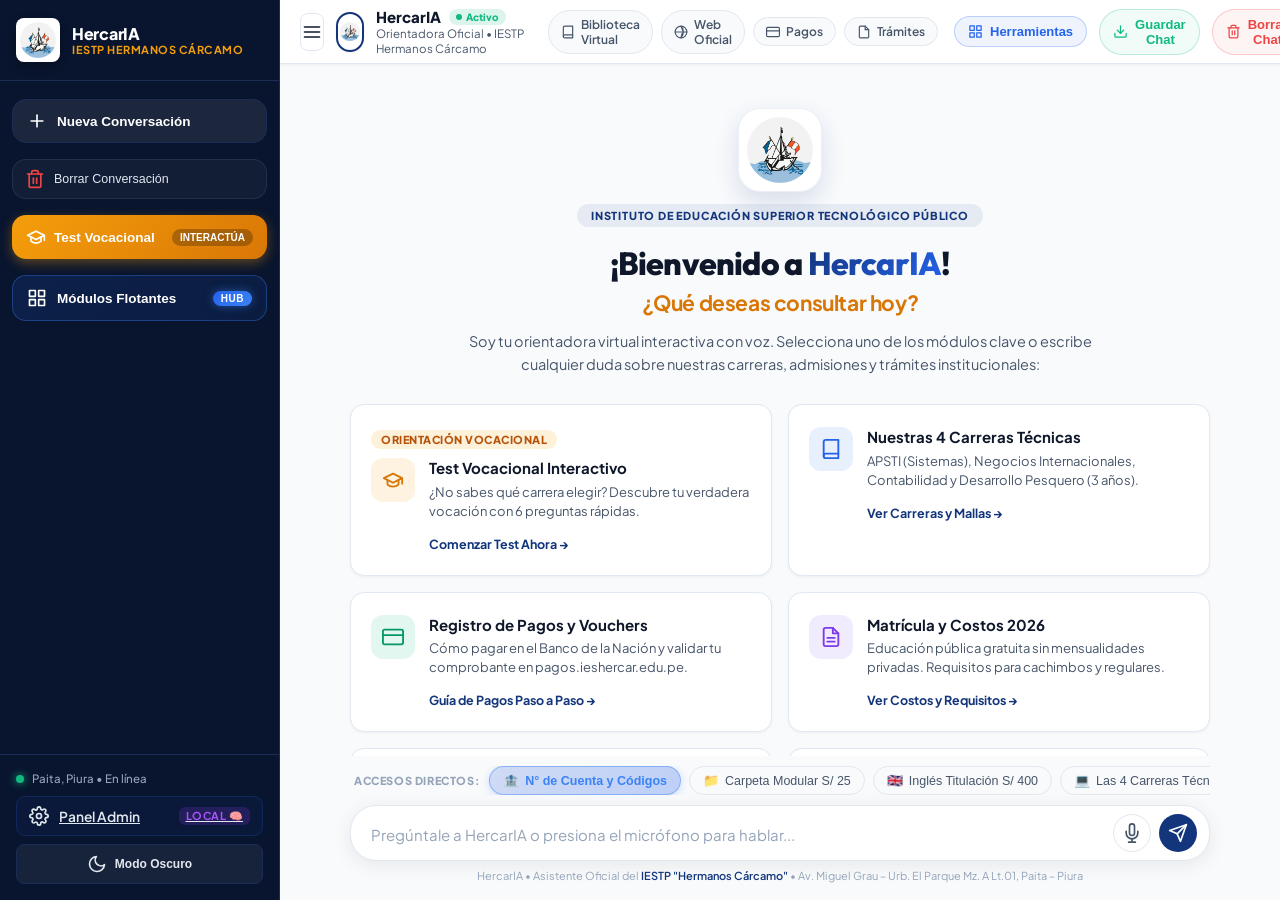
<file: index.html>
<!DOCTYPE html>
<html lang="es">
<head>
    <meta charset="UTF-8">
    <meta name="viewport" content="width=device-width, initial-scale=1.0, maximum-scale=1.0, user-scalable=no">
    <title>HercarIA • Asistente Virtual Oficial IESTP "Hermanos Cárcamo"</title>
    <meta name="description" content="Chatbot oficial con Inteligencia Artificial, voz femenina interactiva y orientador vocacional del IESTP Hermanos Cárcamo de Paita.">
    
    <!-- Favicon institucional -->
    <link rel="shortcut icon" href="assets/logo-crest.png" type="image/png">
    
    <!-- Fuentes Google -->
    <link rel="preconnect" href="https://fonts.googleapis.com">
    <link rel="preconnect" href="https://fonts.gstatic.com" crossorigin>
    <link href="https://fonts.googleapis.com/css2?family=Plus+Jakarta+Sans:wght@400;500;600;700;800&family=Outfit:wght@400;500;600;700;800&display=swap" rel="stylesheet">
    
    <!-- Estilos CSS -->
    <link rel="stylesheet" href="css/styles.css?v=7.7.0&b=20261006c">

    <!-- Interceptor Global de Seguridad para erradicar cualquier confirm() o alert() nativo del navegador -->
    <script>
        window.confirm = function(msg) {
            if (window.hercarApp && typeof window.hercarApp.mostrarConfirmacion === 'function') {
                window.hercarApp.mostrarConfirmacion({
                    titulo: '¿Borrar conversación actual?',
                    mensaje: msg || '¿Estás seguro de que deseas borrar toda la conversación actual y reiniciar el chat?',
                    icono: '🗑️',
                    tipo: 'danger',
                    textoConfirmar: 'Sí, Borrar Chat',
                    textoCancelar: 'Cancelar'
                }).then(res => {
                    if (res && window.hercarApp.reiniciarConversacion) {
                        window.hercarApp.reiniciarConversacion();
                        if (typeof window.hercarApp.mostrarToast === 'function') {
                            window.hercarApp.mostrarToast('🗑️ Conversación reiniciada');
                        }
                    }
                });
                return false;
            }
            return false;
        };
        window.alert = function(msg) {
            if (window.hercarApp && typeof window.hercarApp.mostrarAlerta === 'function') {
                window.hercarApp.mostrarAlerta({
                    titulo: 'Información Institucional',
                    mensaje: msg || '',
                    icono: 'ℹ️',
                    tipo: 'info',
                    textoBoton: 'Entendido'
                });
                return false;
            }
            return false;
        };
    </script>
</head>
<body>

    <div class="app-container">
        
        <!-- Overlay oscuro para cerrar menú en móviles y tablets -->
        <div class="sidebar-overlay" id="sidebar-overlay"></div>

        <!-- SIDEBAR LATERAL ESTILO CHATGPT (LIMPIO, MINIMALISTA Y ELEGANTE) -->
        <aside class="sidebar" id="sidebar">
            <div class="sidebar-header">
                <div class="sidebar-logo-box">
                    <img src="assets/logo-crest.png" alt="Insignia IESTP Hermanos Cárcamo" class="sidebar-logo">
                </div>
                <div class="sidebar-brand">
                    <h2>HercarIA</h2>
                    <p>IESTP Hermanos Cárcamo</p>
                </div>
                <!-- Botón para cerrar drawer en móviles -->
                <button type="button" class="btn-close-sidebar-mobile" id="btn-close-sidebar-mobile" title="Cerrar menú lateral">&times;</button>
            </div>

            <div class="sidebar-content">
                <!-- Botón Principal: Nueva Consulta -->
                <button type="button" class="btn-new-chat" id="btn-new-chat" title="Iniciar nueva consulta o regresar al inicio">
                    <svg class="svg-icon" viewBox="0 0 24 24" fill="none" stroke="currentColor" stroke-width="2" stroke-linecap="round" stroke-linejoin="round">
                        <line x1="12" y1="5" x2="12" y2="19"></line>
                        <line x1="5" y1="12" x2="19" y2="12"></line>
                    </svg>
                    <span>Nueva Conversación</span>
                </button>

                <!-- Botón Secundario: Borrar Conversación Actual -->
                <button type="button" class="sidebar-btn-tool btn-clear-chat" id="btn-clear-chat-sidebar" title="Borrar y vaciar la conversación actual y reiniciar el chat">
                    <svg class="svg-icon icon-red" viewBox="0 0 24 24" fill="none" stroke="currentColor" stroke-width="2" stroke-linecap="round" stroke-linejoin="round">
                        <polyline points="3 6 5 6 21 6"></polyline>
                        <path d="M19 6v14a2 2 0 0 1-2 2H7a2 2 0 0 1-2-2V6m3 0V4a2 2 0 0 1 2-2h4a2 2 0 0 1 2 2v2"></path>
                        <line x1="10" y1="11" x2="10" y2="17"></line>
                        <line x1="14" y1="11" x2="14" y2="17"></line>
                    </svg>
                    <span>Borrar Conversación</span>
                </button>

                <!-- Botón Destacado: Test Vocacional -->
                <button type="button" class="btn-sidebar-test" id="btn-start-test-sidebar" title="Iniciar Test Vocacional Interactivo">
                    <div class="test-btn-text">
                        <svg class="svg-icon" viewBox="0 0 24 24" fill="none" stroke="currentColor" stroke-width="2" stroke-linecap="round" stroke-linejoin="round">
                            <path d="M22 10v6M2 10l10-5 10 5-10 5z"></path>
                            <path d="M6 12v5c3 3 9 3 12 0v-5"></path>
                        </svg>
                        <span>Test Vocacional</span>
                    </div>
                    <span class="test-tag">Interactúa</span>
                </button>

                <!-- Acceso al Centro de Herramientas y Módulos Flotantes APSTI -->
                <button type="button" class="btn-sidebar-hub" id="btn-sidebar-tools-hub" title="Abrir Centro de Herramientas y Módulos Flotantes APSTI">
                    <div class="hub-btn-left">
                        <svg class="svg-icon" viewBox="0 0 24 24" fill="none" stroke="currentColor" stroke-width="2" stroke-linecap="round" stroke-linejoin="round">
                            <rect x="3" y="3" width="7" height="7"></rect>
                            <rect x="14" y="3" width="7" height="7"></rect>
                            <rect x="14" y="14" width="7" height="7"></rect>
                            <rect x="3" y="14" width="7" height="7"></rect>
                        </svg>
                        <span>Módulos Flotantes</span>
                    </div>
                    <span class="hub-badge">Hub</span>
                </button>


                <!-- Historial de Consultas Recientes -->
                <div class="sidebar-section" id="sidebar-history-section" style="display: none;">
                    <div class="sidebar-section-header">
                        <div class="sidebar-section-title">Consultas Recientes</div>
                        <button type="button" class="btn-clear-history-all" id="btn-clear-history-all" title="Vaciar todo el historial">Vaciar</button>
                    </div>
                    <div class="sidebar-history-list" id="sidebar-history-list"></div>
                </div>
            </div>

            <!-- Footer del Sidebar -->
            <div class="sidebar-footer">
                <div class="campus-pill">
                    <span class="dot"></span>
                    <span>Paita, Piura • En línea</span>
                </div>
                <div class="sidebar-footer-actions">
                    <a href="admin.html" class="btn-sidebar-admin" id="btn-open-admin-panel" title="Abrir Panel de Administración y Configuración (admin.html)">
                        <svg class="svg-icon" viewBox="0 0 24 24" fill="none" stroke="currentColor" stroke-width="2" stroke-linecap="round" stroke-linejoin="round">
                            <circle cx="12" cy="12" r="3"></circle>
                            <path d="M19.4 15a1.65 1.65 0 0 0 .33 1.82l.06.06a2 2 0 0 1 0 2.83 2 2 0 0 1-2.83 0l-.06-.06a1.65 1.65 0 0 0-1.82-.33 1.65 1.65 0 0 0-1 1.51V21a2 2 0 0 1-2 2 2 2 0 0 1-2-2v-.09A1.65 1.65 0 0 0 9 19.4a1.65 1.65 0 0 0-1.82.33l-.06.06a2 2 0 0 1-2.83 0 2 2 0 0 1 0-2.83l.06-.06a1.65 1.65 0 0 0 .33-1.82 1.65 1.65 0 0 0-1.51-1H3a2 2 0 0 1-2-2 2 2 0 0 1 2-2h.09A1.65 1.65 0 0 0 4.6 9a1.65 1.65 0 0 0-.33-1.82l-.06-.06a2 2 0 0 1 0-2.83 2 2 0 0 1 2.83 0l.06.06a1.65 1.65 0 0 0 1.82.33H9a1.65 1.65 0 0 0 1-1.51V3a2 2 0 0 1 2-2 2 2 0 0 1 2 2v.09a1.65 1.65 0 0 0 1 1.51 1.65 1.65 0 0 0 1.82-.33l.06-.06a2 2 0 0 1 2.83 0 2 2 0 0 1 0 2.83l-.06.06a1.65 1.65 0 0 0-.33 1.82V9a1.65 1.65 0 0 0 1.51 1H21a2 2 0 0 1 2 2 2 2 0 0 1-2 2h-.09a1.65 1.65 0 0 0-1.51 1z"></path>
                        </svg>
                        <span>Panel Admin</span>
                        <span class="admin-badge-key" id="admin-status-badge">API</span>
                    </a>
                    <button type="button" class="btn-theme-toggle" id="theme-toggle" title="Alternar tema claro u oscuro">
                        <svg class="svg-icon" viewBox="0 0 24 24" fill="none" stroke="currentColor" stroke-width="2" stroke-linecap="round" stroke-linejoin="round">
                            <path d="M21 12.79A9 9 0 1 1 11.21 3 7 7 0 0 0 21 12.79z"></path>
                        </svg>
                        <span>Modo Oscuro</span>
                    </button>
                </div>
            </div>
        </aside>

        <!-- ÁREA PRINCIPAL (PANTALLA COMPLETA) -->
        <main class="chat-main">
            
            <!-- Barra Superior / Header Limpio y Optimizado -->
            <header class="chat-header">
                <div class="header-left">
                    <button type="button" class="btn-sidebar-toggle" id="sidebar-toggle" title="Abrir o Cerrar menú lateral">
                        <svg class="svg-icon" viewBox="0 0 24 24" fill="none" stroke="currentColor" stroke-width="2" stroke-linecap="round" stroke-linejoin="round">
                            <line x1="3" y1="12" x2="21" y2="12"></line>
                            <line x1="3" y1="6" x2="21" y2="6"></line>
                            <line x1="3" y1="18" x2="21" y2="18"></line>
                        </svg>
                    </button>
                    <div class="header-bot-info">
                        <div class="header-avatar">
                            <img src="assets/logo-crest.png" alt="Insignia Hercar">
                        </div>
                        <div class="header-titles">
                            <h1>
                                HercarIA
                                <span class="status-badge">Activo</span>
                            </h1>
                            <p>Orientadora Oficial • IESTP Hermanos Cárcamo</p>
                        </div>
                    </div>
                </div>

                <!-- Enlaces rápidos de cabecera a plataformas oficiales -->
                <div class="header-nav-links">
                    <a href="https://biblioteca.ieshercar.edu.pe/login.php" target="_blank" rel="noopener noreferrer" class="header-quick-link" title="Biblioteca Virtual Institucional">
                        <svg class="svg-icon" viewBox="0 0 24 24" fill="none" stroke="currentColor" stroke-width="2" stroke-linecap="round" stroke-linejoin="round">
                            <path d="M4 19.5A2.5 2.5 0 0 1 6.5 17H20"></path>
                            <path d="M6.5 2H20v20H6.5A2.5 2.5 0 0 1 4 19.5v-15A2.5 2.5 0 0 1 6.5 2z"></path>
                        </svg>
                        <span>Biblioteca Virtual</span>
                    </a>
                    <a href="https://ieshercar.edu.pe/" target="_blank" rel="noopener noreferrer" class="header-quick-link" title="Portal Web Oficial IESTP Hermanos Cárcamo">
                        <svg class="svg-icon" viewBox="0 0 24 24" fill="none" stroke="currentColor" stroke-width="2" stroke-linecap="round" stroke-linejoin="round">
                            <circle cx="12" cy="12" r="10"></circle>
                            <line x1="2" y1="12" x2="22" y2="12"></line>
                            <path d="M12 2a15.3 15.3 0 0 1 4 10 15.3 15.3 0 0 1-4 10 15.3 15.3 0 0 1 4-10z"></path>
                        </svg>
                        <span>Web Oficial</span>
                    </a>
                    <a href="https://pagos.ieshercar.edu.pe/" target="_blank" rel="noopener noreferrer" class="header-quick-link" title="Plataforma de Pagos y Registro de Vouchers">
                        <svg class="svg-icon" viewBox="0 0 24 24" fill="none" stroke="currentColor" stroke-width="2" stroke-linecap="round" stroke-linejoin="round">
                            <rect x="1" y="4" width="22" height="16" rx="2" ry="2"></rect>
                            <line x1="1" y1="10" x2="23" y2="10"></line>
                        </svg>
                        <span>Pagos</span>
                    </a>
                    <a href="https://sistema.ieshercar.edu.pe/registro-tramite/" target="_blank" rel="noopener noreferrer" class="header-quick-link" title="Mesa de Partes Virtual">
                        <svg class="svg-icon" viewBox="0 0 24 24" fill="none" stroke="currentColor" stroke-width="2" stroke-linecap="round" stroke-linejoin="round">
                            <path d="M14 2H6a2 2 0 0 0-2 2v16a2 2 0 0 0 2 2h12a2 2 0 0 0 2-2V8z"></path>
                            <polyline points="14 2 14 8 20 8"></polyline>
                        </svg>
                        <span>Trámites</span>
                    </a>
                </div>

                <div class="header-right">
                    <!-- Indicador Interactivo de Red Neuronal APSTI (Oculto de la vista para mantener diseño limpio) -->
                    <button type="button" class="header-neural-indicator" id="header-neural-indicator" title="Red Neuronal Artificial APSTI en ejecución" style="display: none !important;">
                        <span class="neural-pulse-dot"></span>
                        <span class="neural-header-text">Red Neuronal IA</span>
                    </button>

                    <!-- Ondas de voz animadas cuando habla -->
                    <div class="speaking-wave" id="header-speaking-indicator">
                        <span></span><span></span><span></span><span></span>
                    </div>

                    <!-- Botón Centro de Herramientas Flotantes -->
                    <button type="button" class="btn-header-tool btn-header-hub" id="btn-header-tools-hub" title="Abrir Centro de Herramientas y Módulos Flotantes APSTI">
                        <svg class="svg-icon" viewBox="0 0 24 24" fill="none" stroke="currentColor" stroke-width="2" stroke-linecap="round" stroke-linejoin="round">
                            <rect x="3" y="3" width="7" height="7"></rect>
                            <rect x="14" y="3" width="7" height="7"></rect>
                            <rect x="14" y="14" width="7" height="7"></rect>
                            <rect x="3" y="14" width="7" height="7"></rect>
                        </svg>
                        <span class="header-btn-label">Herramientas</span>
                    </button>

                    <!-- Botón Guardar / Descargar Registro de Chat -->
                    <button type="button" class="btn-header-tool btn-export-chat" id="btn-export-chat" title="Descargar y guardar copia de la conversación (.txt)">
                        <svg class="svg-icon" viewBox="0 0 24 24" fill="none" stroke="currentColor" stroke-width="2" stroke-linecap="round" stroke-linejoin="round">
                            <path d="M21 15v4a2 2 0 0 1-2 2H5a2 2 0 0 1-2-2v-4"></path>
                            <polyline points="7 10 12 15 17 10"></polyline>
                            <line x1="12" y1="15" x2="12" y2="3"></line>
                        </svg>
                        <span class="header-btn-label">Guardar Chat</span>
                    </button>

                    <!-- Botón Borrar Conversación Actual -->
                    <button type="button" class="btn-header-tool btn-clear-chat" id="btn-clear-chat" title="Borrar la conversación actual y reiniciar">
                        <svg class="svg-icon" viewBox="0 0 24 24" fill="none" stroke="currentColor" stroke-width="2" stroke-linecap="round" stroke-linejoin="round">
                            <polyline points="3 6 5 6 21 6"></polyline>
                            <path d="M19 6v14a2 2 0 0 1-2 2H7a2 2 0 0 1-2-2V6m3 0V4a2 2 0 0 1 2-2h4a2 2 0 0 1 2 2v2"></path>
                            <line x1="10" y1="11" x2="10" y2="17"></line>
                            <line x1="14" y1="11" x2="14" y2="17"></line>
                        </svg>
                        <span class="header-btn-label">Borrar Chat</span>
                    </button>

                    <!-- Módulo de Audio Minimalista (Icono único con Popover desplegable) -->
                    <div class="audio-module-container">
                        <button type="button" class="btn-audio-control" id="btn-audio-settings" title="Configuración de Voz">
                            <svg class="svg-icon" viewBox="0 0 24 24" fill="none" stroke="currentColor" stroke-width="2" stroke-linecap="round" stroke-linejoin="round">
                                <polygon points="11 5 6 9 2 9 2 15 6 15 11 19 11 5"></polygon>
                                <path d="M19.07 4.93a10 10 0 0 1 0 14.14M15.54 8.46a5 5 0 0 1 0 7.07"></path>
                            </svg>
                            <span class="voice-badge-dot" id="voice-badge-indicator"></span>
                            <span class="voice-btn-text">Voz</span>
                        </button>

                        <!-- Menú Desplegable Minimalista de Audio -->
                        <div class="audio-popover" id="audio-popover">
                            <div class="popover-header">
                                <h4>Configuración de Voz</h4>
                                <button type="button" class="btn-close-popover" id="btn-close-popover">&times;</button>
                            </div>
                            
                            <div class="popover-body">
                                <div class="popover-row">
                                    <label>Estado de Voz:</label>
                                    <button type="button" class="btn-toggle-switch" id="btn-voice-toggle">
                                        <span class="switch-dot"></span>
                                        <span id="voice-switch-text">Activada</span>
                                    </button>
                                </div>

                                <div class="popover-row-vertical">
                                    <label for="voice-select">Voz Seleccionada:</label>
                                    <select id="voice-select" class="voice-select-styled">
                                        <option value="es-MX-DaliaNeural" selected>Voz Dalia (Dulce, Suave y Clara - Recomendada)</option>
                                        <option value="es-PE-CamilaNeural">Voz Camila (Amable y Natural)</option>
                                        <option value="es-CO-SalomeNeural">Voz Salomé (Cálida y Melódica)</option>
                                        <option value="es-ES-ElviraNeural">Voz Elvira (Institucional y Precisa)</option>
                                        <option value="browser">Voz del Navegador (Predeterminada)</option>
                                    </select>
                                </div>

                                <button type="button" class="btn-popover-test" id="btn-test-voice">
                                    <svg class="svg-icon" viewBox="0 0 24 24" fill="none" stroke="currentColor" stroke-width="2" stroke-linecap="round" stroke-linejoin="round">
                                        <polygon points="5 3 19 12 5 21 5 3"></polygon>
                                    </svg>
                                    <span>Escuchar Muestra de Voz</span>
                                </button>
                            </div>
                        </div>
                    </div>
                </div>
            </header>

            <!-- Contenedor Scrollable del Chat y Portada -->
            <div class="chat-scroll-area" id="chat-scroll-area">
                
                <!-- ========================================================
                     PORTADA DE INICIO PROFESIONAL ("¿QUÉ DESEAS CONSULTAR?")
                     ======================================================== -->
                <div class="portada-container" id="portada-container">
                    
                    <div class="portada-badge-header">
                        <div class="portada-logo-wrapper">
                            <img src="assets/logo-crest.png" alt="Insignia IESTP Hermanos Cárcamo" class="portada-logo">
                        </div>
                        <span class="portada-sub-badge">INSTITUTO DE EDUCACIÓN SUPERIOR TECNOLÓGICO PÚBLICO</span>
                    </div>

                    <h1 class="portada-title">¡Bienvenido a <span>HercarIA</span>!</h1>
                    <h2 class="portada-subtitle">¿Qué deseas consultar hoy?</h2>
                    
                    <p class="portada-description">
                        Soy tu orientadora virtual interactiva con voz. Selecciona uno de los módulos clave o escribe cualquier duda sobre nuestras carreras, admisiones y trámites institucionales:
                    </p>

                    <!-- Cuadrícula de Opciones de Inicio Rápido Rediseñadas -->
                    <div class="portada-grid">
                        
                        <!-- Tarjeta 1: Test Vocacional -->
                        <div class="portada-card card-test" onclick="window.hercarTest.iniciar()">
                            <div class="card-top-badge">
                                <span class="badge-recommended">Orientación Vocacional</span>
                            </div>
                            <div class="card-body-content">
                                <div class="card-icon-box icon-accent">
                                    <svg class="svg-icon" viewBox="0 0 24 24" fill="none" stroke="currentColor" stroke-width="2" stroke-linecap="round" stroke-linejoin="round">
                                        <path d="M22 10v6M2 10l10-5 10 5-10 5z"></path>
                                        <path d="M6 12v5c3 3 9 3 12 0v-5"></path>
                                    </svg>
                                </div>
                                <div class="card-info">
                                    <h3>Test Vocacional Interactivo</h3>
                                    <p>¿No sabes qué carrera elegir? Descubre tu verdadera vocación con 6 preguntas rápidas.</p>
                                    <span class="card-action-link">Comenzar Test Ahora →</span>
                                </div>
                            </div>
                        </div>

                        <!-- Tarjeta 2: Las 4 Carreras Técnicas -->
                        <div class="portada-card" onclick="window.hercarApp.enviarConsultaDirecta('Cuéntame sobre todas las carreras técnicas del instituto')">
                            <div class="card-body-content">
                                <div class="card-icon-box icon-blue">
                                    <svg class="svg-icon" viewBox="0 0 24 24" fill="none" stroke="currentColor" stroke-width="2" stroke-linecap="round" stroke-linejoin="round">
                                        <path d="M4 19.5A2.5 2.5 0 0 1 6.5 17H20"></path>
                                        <path d="M6.5 2H20v20H6.5A2.5 2.5 0 0 1 4 19.5v-15A2.5 2.5 0 0 1 6.5 2z"></path>
                                    </svg>
                                </div>
                                <div class="card-info">
                                    <h3>Nuestras 4 Carreras Técnicas</h3>
                                    <p>APSTI (Sistemas), Negocios Internacionales, Contabilidad y Desarrollo Pesquero (3 años).</p>
                                    <span class="card-action-link">Ver Carreras y Mallas →</span>
                                </div>
                            </div>
                        </div>

                        <!-- Tarjeta 3: Métodos de Pago y Vouchers -->
                        <div class="portada-card" onclick="window.hercarApp.enviarConsultaDirecta('¿Cómo registro mi voucher de pago en pagos.ieshercar.edu.pe?')">
                            <div class="card-body-content">
                                <div class="card-icon-box icon-green">
                                    <svg class="svg-icon" viewBox="0 0 24 24" fill="none" stroke="currentColor" stroke-width="2" stroke-linecap="round" stroke-linejoin="round">
                                        <rect x="1" y="4" width="22" height="16" rx="2" ry="2"></rect>
                                        <line x1="1" y1="10" x2="23" y2="10"></line>
                                    </svg>
                                </div>
                                <div class="card-info">
                                    <h3>Registro de Pagos y Vouchers</h3>
                                    <p>Cómo pagar en el Banco de la Nación y validar tu comprobante en pagos.ieshercar.edu.pe.</p>
                                    <span class="card-action-link">Guía de Pagos Paso a Paso →</span>
                                </div>
                            </div>
                        </div>

                        <!-- Tarjeta 4: Matrículas y Costos -->
                        <div class="portada-card" onclick="window.hercarApp.enviarConsultaDirecta('¿Cuánto cuesta la matrícula y cuáles son los requisitos?')">
                            <div class="card-body-content">
                                <div class="card-icon-box icon-purple">
                                    <svg class="svg-icon" viewBox="0 0 24 24" fill="none" stroke="currentColor" stroke-width="2" stroke-linecap="round" stroke-linejoin="round">
                                        <path d="M14 2H6a2 2 0 0 0-2 2v16a2 2 0 0 0 2 2h12a2 2 0 0 0 2-2V8z"></path>
                                        <polyline points="14 2 14 8 20 8"></polyline>
                                        <line x1="16" y1="13" x2="8" y2="13"></line>
                                        <line x1="16" y1="17" x2="8" y2="17"></line>
                                    </svg>
                                </div>
                                <div class="card-info">
                                    <h3>Matrícula y Costos 2026</h3>
                                    <p>Educación pública gratuita sin mensualidades privadas. Requisitos para cachimbos y regulares.</p>
                                    <span class="card-action-link">Ver Costos y Requisitos →</span>
                                </div>
                            </div>
                        </div>

                        <!-- Tarjeta 5: Mesa de Partes Virtual -->
                        <div class="portada-card" onclick="window.hercarApp.enviarConsultaDirecta('¿Cómo tramito una constancia de estudios o título en Mesa de Partes?')">
                            <div class="card-body-content">
                                <div class="card-icon-box icon-amber">
                                    <svg class="svg-icon" viewBox="0 0 24 24" fill="none" stroke="currentColor" stroke-width="2" stroke-linecap="round" stroke-linejoin="round">
                                        <path d="M22 19a2 2 0 0 1-2 2H4a2 2 0 0 1-2-2V5a2 2 0 0 1 2-2h5l2 3h9a2 2 0 0 1 2 2z"></path>
                                    </svg>
                                </div>
                                <div class="card-info">
                                    <h3>Mesa de Partes Virtual</h3>
                                    <p>Solicita constancias de estudio, récords de notas, certificado de egresado y titulación online.</p>
                                    <span class="card-action-link">Ver Trámites Disponibles →</span>
                                </div>
                            </div>
                        </div>

                        <!-- Tarjeta 6: Contacto y Sede Paita -->
                        <div class="portada-card" onclick="window.hercarApp.enviarConsultaDirecta('¿Dónde queda el instituto y cuáles son los teléfonos y horarios?')">
                            <div class="card-body-content">
                                <div class="card-icon-box icon-cyan">
                                    <svg class="svg-icon" viewBox="0 0 24 24" fill="none" stroke="currentColor" stroke-width="2" stroke-linecap="round" stroke-linejoin="round">
                                        <path d="M21 10c0 7-9 13-9 13s-9-6-9-13a9 9 0 0 1 18 0z"></path>
                                        <circle cx="12" cy="10" r="3"></circle>
                                    </svg>
                                </div>
                                <div class="card-info">
                                    <h3>Sede Paita y Contacto</h3>
                                    <p>Av. Miguel Grau – Urb. El Parque, horarios de atención, teléfonos y enlace a WhatsApp.</p>
                                    <span class="card-action-link">Ver Ubicación y Teléfonos →</span>
                                </div>
                            </div>
                        </div>

                        <!-- Tarjeta 7: Simulador TUPA -->
                        <div class="portada-card" onclick="window.hercarApp.abrirSimuladorTUPA()">
                            <div class="card-body-content">
                                <div class="card-icon-box icon-purple">
                                    <svg class="svg-icon" viewBox="0 0 24 24" fill="none" stroke="currentColor" stroke-width="2" stroke-linecap="round" stroke-linejoin="round">
                                        <rect x="4" y="2" width="16" height="20" rx="2"></rect>
                                        <line x1="8" y1="6" x2="16" y2="6"></line>
                                        <line x1="16" y1="14" x2="16" y2="18"></line>
                                        <path d="M16 10h.01M12 10h.01M8 10h.01M12 14h.01M8 14h.01M12 18h.01M8 18h.01"></path>
                                    </svg>
                                </div>
                                <div class="card-info">
                                    <h3>Simulador de Matrícula y Cuotas TUPA</h3>
                                    <p>Calcula tus montos para Cachimbos, Regulares o trámites con cálculo transparente y desglosado.</p>
                                    <span class="card-action-link">Abrir Calculadora TUPA →</span>
                                </div>
                            </div>
                        </div>

                        <!-- Tarjeta 8: Mapa del Campus -->
                        <div class="portada-card" onclick="window.hercarApp.abrirMapaCampus()">
                            <div class="card-body-content">
                                <div class="card-icon-box icon-blue">
                                    <svg class="svg-icon" viewBox="0 0 24 24" fill="none" stroke="currentColor" stroke-width="2" stroke-linecap="round" stroke-linejoin="round">
                                        <polygon points="1 6 1 22 8 18 16 22 23 18 23 2 16 6 8 2 1 6"></polygon>
                                        <line x1="8" y1="2" x2="8" y2="18"></line>
                                        <line x1="16" y1="6" x2="16" y2="22"></line>
                                    </svg>
                                </div>
                                <div class="card-info">
                                    <h3>Mapa del Campus e Instalaciones</h3>
                                    <p>Recorre los laboratorios de APSTI, taller pesquero DPA, aulas multimedia y secretaría.</p>
                                    <span class="card-action-link">Explorar Instalaciones →</span>
                                </div>
                            </div>
                        </div>

                    </div>

                    <!-- SECCIÓN DE PLATAFORMAS DIGITALES Y ENLACES INSTITUCIONALES -->
                    <div class="portada-platforms-section">
                        <div class="platforms-title">
                            <svg class="svg-icon" viewBox="0 0 24 24" fill="none" stroke="currentColor" stroke-width="2" stroke-linecap="round" stroke-linejoin="round">
                                <circle cx="12" cy="12" r="10"></circle>
                                <line x1="2" y1="12" x2="22" y2="12"></line>
                                <path d="M12 2a15.3 15.3 0 0 1 4 10 15.3 15.3 0 0 1-4 10 15.3 15.3 0 0 1-4-10 15.3 15.3 0 0 1 4-10z"></path>
                            </svg>
                            <span>Plataformas Digitales y Portales Oficiales del Instituto</span>
                        </div>
                        <div class="platforms-grid">
                            <a href="https://biblioteca.ieshercar.edu.pe/login.php" target="_blank" rel="noopener noreferrer" class="platform-link-card">
                                <div class="platform-icon-wrap icon-purple-soft">
                                    <svg class="svg-icon" viewBox="0 0 24 24" fill="none" stroke="currentColor" stroke-width="2" stroke-linecap="round" stroke-linejoin="round">
                                        <path d="M4 19.5A2.5 2.5 0 0 1 6.5 17H20"></path>
                                        <path d="M6.5 2H20v20H6.5A2.5 2.5 0 0 1 4 19.5v-15A2.5 2.5 0 0 1 6.5 2z"></path>
                                    </svg>
                                </div>
                                <div class="platform-text">
                                    <strong>Biblioteca Virtual</strong>
                                    <span>Acceso a libros y revistas académicas</span>
                                </div>
                                <span class="platform-arrow">↗</span>
                            </a>

                            <a href="https://ieshercar.edu.pe/" target="_blank" rel="noopener noreferrer" class="platform-link-card">
                                <div class="platform-icon-wrap icon-blue-soft">
                                    <svg class="svg-icon" viewBox="0 0 24 24" fill="none" stroke="currentColor" stroke-width="2" stroke-linecap="round" stroke-linejoin="round">
                                        <path d="M3 9l9-7 9 7v11a2 2 0 0 1-2 2H5a2 2 0 0 1-2-2z"></path>
                                        <polyline points="9 22 9 12 15 12 15 22"></polyline>
                                    </svg>
                                </div>
                                <div class="platform-text">
                                    <strong>Portal Web Oficial</strong>
                                    <span>Página principal del IESTP Cárcamo</span>
                                </div>
                                <span class="platform-arrow">↗</span>
                            </a>

                            <a href="https://pagos.ieshercar.edu.pe/" target="_blank" rel="noopener noreferrer" class="platform-link-card">
                                <div class="platform-icon-wrap icon-green-soft">
                                    <svg class="svg-icon" viewBox="0 0 24 24" fill="none" stroke="currentColor" stroke-width="2" stroke-linecap="round" stroke-linejoin="round">
                                        <rect x="1" y="4" width="22" height="16" rx="2" ry="2"></rect>
                                        <line x1="1" y1="10" x2="23" y2="10"></line>
                                    </svg>
                                </div>
                                <div class="platform-text">
                                    <strong>Plataforma de Pagos</strong>
                                    <span>Validación y registro de vouchers BN</span>
                                </div>
                                <span class="platform-arrow">↗</span>
                            </a>

                            <a href="https://sistema.ieshercar.edu.pe/registro-tramite/" target="_blank" rel="noopener noreferrer" class="platform-link-card">
                                <div class="platform-icon-wrap icon-amber-soft">
                                    <svg class="svg-icon" viewBox="0 0 24 24" fill="none" stroke="currentColor" stroke-width="2" stroke-linecap="round" stroke-linejoin="round">
                                        <path d="M14 2H6a2 2 0 0 0-2 2v16a2 2 0 0 0 2 2h12a2 2 0 0 0 2-2V8z"></path>
                                        <polyline points="14 2 14 8 20 8"></polyline>
                                    </svg>
                                </div>
                                <div class="platform-text">
                                    <strong>Mesa de Partes Virtual</strong>
                                    <span>Solicitud de trámites y constancias</span>
                                </div>
                                <span class="platform-arrow">↗</span>
                            </a>

                            <a href="https://sistema.ieshercar.com/Consulta_Boletas/index.php" target="_blank" rel="noopener noreferrer" class="platform-link-card">
                                <div class="platform-icon-wrap icon-cyan-soft">
                                    <svg class="svg-icon" viewBox="0 0 24 24" fill="none" stroke="currentColor" stroke-width="2" stroke-linecap="round" stroke-linejoin="round">
                                        <path d="M14 2H6a2 2 0 0 0-2 2v16a2 2 0 0 0 2 2h12a2 2 0 0 0 2-2V8z"></path>
                                        <line x1="16" y1="13" x2="8" y2="13"></line>
                                        <line x1="16" y1="17" x2="8" y2="17"></line>
                                    </svg>
                                </div>
                                <div class="platform-text">
                                    <strong>Consulta de Boletas</strong>
                                    <span>Descarga de comprobantes oficiales</span>
                                </div>
                                <span class="platform-arrow">↗</span>
                            </a>

                            <a href="https://bolsa-laboral.ieshercar.edu.pe/" target="_blank" rel="noopener noreferrer" class="platform-link-card">
                                <div class="platform-icon-wrap icon-rose-soft">
                                    <svg class="svg-icon" viewBox="0 0 24 24" fill="none" stroke="currentColor" stroke-width="2" stroke-linecap="round" stroke-linejoin="round">
                                        <rect x="2" y="7" width="20" height="14" rx="2" ry="2"></rect>
                                        <path d="M16 21V5a2 2 0 0 0-2-2h-4a2 2 0 0 0-2 2v16"></path>
                                    </svg>
                                </div>
                                <div class="platform-text">
                                    <strong>Bolsa Laboral</strong>
                                    <span>Prácticas y empleo en Paita</span>
                                </div>
                                <span class="platform-arrow">↗</span>
                            </a>
                        </div>
                    </div>

                    <div class="portada-footer-note">
                        <span>💡 <em>Orientación personalizada:</em> Puedes hacer clic en cualquiera de las opciones o escribir tu consulta abajo.</span>
                    </div>

                </div>

                <!-- Contenedor del Flujo de Mensajes de Conversación -->
                <div class="chat-messages" id="chat-messages" style="display: none;"></div>

            </div>

            <!-- Barra de Entrada Inferior con Efecto Ripple en Micrófono -->
            <div class="chat-input-wrapper">
                
                <!-- Barra de Accesos Directos (Píldoras / Chips Rápidos sobre el Input) -->
                <div class="quick-access-chips" id="quick-access-chips">
                    <div class="chips-scroll-track">
                        <span class="chips-title">Accesos Directos:</span>
                        <button type="button" class="chip-pill chip-highlight-bank" onclick="window.hercarApp.enviarConsultaDirecta('Pásame el número de cuenta oficial del Banco de la Nación para pagar')">
                            <span class="chip-icon">🏦</span> N° de Cuenta y Códigos
                        </button>
                        <button type="button" class="chip-pill" onclick="window.hercarApp.enviarConsultaDirecta('¿Cuánto cuesta la carpeta modular y cómo la pago?')">
                            <span class="chip-icon">📁</span> Carpeta Modular S/ 25
                        </button>
                        <button type="button" class="chip-pill" onclick="window.hercarApp.enviarConsultaDirecta('¿Cuánto cuesta el programa de inglés técnico para titulación y cuál es el código de pago?')">
                            <span class="chip-icon">🇬🇧</span> Inglés Titulación S/ 400
                        </button>
                        <button type="button" class="chip-pill" onclick="window.hercarApp.enviarConsultaDirecta('Cuéntame sobre todas las carreras técnicas que ofrece el instituto')">
                            <span class="chip-icon">💻</span> Las 4 Carreras Técnicas
                        </button>
                        <button type="button" class="chip-pill" onclick="window.hercarApp.enviarConsultaDirecta('¿Cómo registro mi voucher de pago en pagos.ieshercar.edu.pe?')">
                            <span class="chip-icon">💳</span> Registro de Pagos
                        </button>
                        <button type="button" class="chip-pill" onclick="window.hercarApp.enviarConsultaDirecta('¿Cómo es el proceso de matrícula, admisión y cuáles son los costos?')">
                            <span class="chip-icon">📝</span> Matrícula y Costos 2026
                        </button>
                        <button type="button" class="chip-pill" onclick="window.hercarApp.enviarConsultaDirecta('¿Cómo ingreso a la Mesa de Partes Virtual y qué trámites puedo hacer?')">
                            <span class="chip-icon">📁</span> Mesa de Partes Virtual
                        </button>
                        <button type="button" class="chip-pill" onclick="window.hercarApp.enviarConsultaDirecta('¿Dónde queda el instituto, cuáles son sus teléfonos y horarios de atención?')">
                            <span class="chip-icon">📍</span> Ubicación y Contacto
                        </button>
                    </div>
                </div>

                <!-- Indicador visual cuando el micrófono está grabando -->
                <div class="mic-listening-bar" id="mic-pulse-indicator">
                    <span class="recording-dot"></span>
                    <span>Escuchando tu voz... Habla con tranquilidad</span>
                </div>

                <div class="chat-input-box" id="chat-input-box">
                    <textarea 
                        id="chat-input" 
                        class="chat-textarea" 
                        placeholder="Pregúntale a HercarIA o presiona el micrófono para hablar..." 
                        rows="1"></textarea>

                    <div class="chat-input-actions">
                        <!-- Botón de Micrófono con Contenedor de Ondas Ripple -->
                        <div class="mic-button-wrapper">
                            <div class="ripple-ring ring-1"></div>
                            <div class="ripple-ring ring-2"></div>
                            <button type="button" class="btn-input-mic" id="btn-mic" title="Hablar con el micrófono">
                                <svg class="svg-icon" viewBox="0 0 24 24" fill="none" stroke="currentColor" stroke-width="2" stroke-linecap="round" stroke-linejoin="round">
                                    <path d="M12 1a3 3 0 0 0-3 3v8a3 3 0 0 0 6 0V4a3 3 0 0 0-3-3z"></path>
                                    <path d="M19 10v2a7 7 0 0 1-14 0v-2"></path>
                                    <line x1="12" y1="19" x2="12" y2="23"></line>
                                    <line x1="8" y1="23" x2="16" y2="23"></line>
                                </svg>
                            </button>
                        </div>

                        <!-- Botón de Enviar Mensaje -->
                        <button type="button" class="btn-input-send" id="btn-send" title="Enviar mensaje">
                            <svg class="svg-icon" viewBox="0 0 24 24" fill="none" stroke="currentColor" stroke-width="2" stroke-linecap="round" stroke-linejoin="round">
                                <line x1="22" y1="2" x2="11" y2="13"></line>
                                <polygon points="22 2 15 22 11 13 2 9 22 2"></polygon>
                            </svg>
                        </button>
                    </div>
                </div>

                <div class="chat-input-disclaimer">
                    HercarIA • Asistente Oficial del <a href="https://ieshercar.edu.pe/" target="_blank">IESTP "Hermanos Cárcamo"</a> • Av. Miguel Grau – Urb. El Parque Mz. A Lt.01, Paita – Piura
                </div>
            </div>

        </main>

    <!-- ==========================================================================

    <!-- ==========================================================================
         MODAL FLOTANTE MODERNO: DIÁLOGO DE CONFIRMACIÓN Y ALERTA (CERO POPUPS DEL NAVEGADOR)
         ========================================================================== -->
    <div class="modal-overlay modal-dialog-overlay" id="modal-custom-dialog" style="display: none;" role="dialog" aria-modal="true" aria-labelledby="dialog-title" aria-describedby="dialog-desc">
        <div class="modal-card modal-dialog-card">
            <div class="dialog-glow-ring"></div>
            <div class="dialog-top-icon">
                <div class="dialog-icon-circle dialog-icon-danger" id="dialog-icon-container">
                    <span id="dialog-icon" class="dialog-icon-emoji">🗑️</span>
                </div>
            </div>
            <div class="dialog-content">
                <h3 id="dialog-title" class="dialog-title">¿Borrar conversación actual?</h3>
                <p id="dialog-desc" class="dialog-desc">¿Estás seguro de que deseas borrar toda la conversación actual y reiniciar el chat?</p>
            </div>
            <div class="dialog-actions-row" id="dialog-actions-row">
                <button type="button" class="btn-dialog-cancel" id="btn-dialog-cancel">Cancelar</button>
                <button type="button" class="btn-dialog-confirm btn-dialog-danger" id="btn-dialog-confirm">Sí, Borrar Chat</button>
            </div>
        </div>
    </div>

    <!-- ==========================================================================
         MODAL FLOTANTE: CENTRO DE HERRAMIENTAS INTERACTIVAS (HUB APSTI)
         ========================================================================== -->
    <div class="modal-overlay" id="modal-tools-hub" style="display: none;" role="dialog" aria-modal="true">
        <div class="modal-card modal-tools-hub-card">
            <div class="modal-header">
                <div class="modal-header-title">
                    <span class="modal-icon-badge">⚡</span>
                    <div>
                        <h3>Centro de Herramientas Flotantes</h3>
                        <p>Módulos Interactivos de Simulación, Orientación e Inteligencia Artificial • APSTI</p>
                    </div>
                </div>
                <button type="button" class="btn-close-modal" onclick="window.hercarApp.cerrarTodosLosModales()">&times;</button>
            </div>

            <div class="modal-body hub-modal-body">
                <p class="hub-intro-text">
                    Selecciona cualquiera de las herramientas oficiales del I.E.S.T.P. "Hermanos Cárcamo" para abrirla en su ventana flotante interactiva:
                </p>

                <div class="hub-grid">
                    <!-- Tarjeta 1: Simulador TUPA -->
                    <div class="hub-card" id="hub-card-tupa" onclick="window.hercarApp.abrirSimuladorDesdeHub()">
                        <div class="hub-card-top">
                            <div class="hub-icon-box icon-box-emerald">
                                <svg class="svg-icon" viewBox="0 0 24 24" fill="none" stroke="currentColor" stroke-width="2" stroke-linecap="round" stroke-linejoin="round">
                                    <rect x="4" y="2" width="16" height="20" rx="2"></rect>
                                    <line x1="8" y1="6" x2="16" y2="6"></line>
                                    <line x1="16" y1="14" x2="16" y2="18"></line>
                                    <path d="M16 10h.01M12 10h.01M8 10h.01M12 14h.01M8 14h.01M12 18h.01M8 18h.01"></path>
                                </svg>
                            </div>
                            <span class="hub-card-badge badge-emerald">TUPA 2026</span>
                        </div>
                        <h3 class="hub-card-title">Simulador de Matrícula y Tasas</h3>
                        <p class="hub-card-desc">Calcula en tiempo real los costos administrativos oficiales para el Banco de la Nación según tu condición (Cachimbo o Regular). Gratuidad de enseñanza garantizada.</p>
                        <div class="hub-card-action">
                            <span>Abrir Simulador</span>
                            <span class="hub-arrow">➔</span>
                        </div>
                    </div>

                    <!-- Tarjeta 2: Mapa del Campus -->
                    <div class="hub-card" id="hub-card-mapa" onclick="window.hercarApp.abrirMapaDesdeHub()">
                        <div class="hub-card-top">
                            <div class="hub-icon-box icon-box-blue">
                                <svg class="svg-icon" viewBox="0 0 24 24" fill="none" stroke="currentColor" stroke-width="2" stroke-linecap="round" stroke-linejoin="round">
                                    <polygon points="1 6 1 22 8 18 16 22 23 18 23 2 16 6 8 2 1 6"></polygon>
                                    <line x1="8" y1="2" x2="8" y2="18"></line>
                                    <line x1="16" y1="6" x2="16" y2="22"></line>
                                </svg>
                            </div>
                            <span class="hub-card-badge badge-blue">Sede Paita</span>
                        </div>
                        <h3 class="hub-card-title">Mapa Interactivo del Campus</h3>
                        <p class="hub-card-desc">Explora los pabellones de clases, los 4 laboratorios de APSTI, talleres marítimos DPA, aulas multimedia ANI, biblioteca y losas deportivas.</p>
                        <div class="hub-card-action">
                            <span>Explorar Mapa</span>
                            <span class="hub-arrow">➔</span>
                        </div>
                    </div>

                    <!-- Tarjeta 3: Red Neuronal APSTI -->
                    <div class="hub-card" id="hub-card-neural" onclick="window.hercarApp.abrirNeuralDesdeHub()">
                        <div class="hub-card-top">
                            <div class="hub-icon-box icon-box-purple">
                                <svg class="svg-icon" viewBox="0 0 24 24" fill="none" stroke="currentColor" stroke-width="2" stroke-linecap="round" stroke-linejoin="round">
                                    <circle cx="12" cy="12" r="3"></circle>
                                    <path d="M12 2a10 10 0 1 0 10 10H12V2z"></path>
                                    <path d="M12 12L2.5 7.5"></path>
                                </svg>
                            </div>
                            <span class="hub-card-badge badge-purple">MLP 260</span>
                        </div>
                        <h3 class="hub-card-title">Inspector de Red Neuronal</h3>
                        <p class="hub-card-desc">Audita en vivo el funcionamiento del Perceptrón Multicapa: pesos sinápticos, distribución Softmax, tokens TF-IDF y playground experimental en tiempo real.</p>
                        <div class="hub-card-action">
                            <span>Auditar Red IA</span>
                            <span class="hub-arrow">➔</span>
                        </div>
                    </div>

                    <!-- Tarjeta 4: Test Vocacional -->
                    <div class="hub-card" id="hub-card-test" onclick="window.hercarApp.abrirTestDesdeHub()">
                        <div class="hub-card-top">
                            <div class="hub-icon-box icon-box-amber">
                                <svg class="svg-icon" viewBox="0 0 24 24" fill="none" stroke="currentColor" stroke-width="2" stroke-linecap="round" stroke-linejoin="round">
                                    <path d="M22 10v6M2 10l10-5 10 5-10 5z"></path>
                                    <path d="M6 12v5c3 3 9 3 12 0v-5"></path>
                                </svg>
                            </div>
                            <span class="hub-card-badge badge-amber">12 Preguntas</span>
                        </div>
                        <h3 class="hub-card-title">Test de Orientación Vocacional</h3>
                        <p class="hub-card-desc">Descubre tu afinidad profesional diagnóstica entre las carreras técnicas oficiales: APSTI, Desarrollo Pesquero, Administración de Negocios o Contabilidad.</p>
                        <div class="hub-card-action">
                            <span>Realizar Test</span>
                            <span class="hub-arrow">➔</span>
                        </div>
                    </div>
                </div>
            </div>

            <div class="modal-footer">
                <span class="hub-footer-hint">💡 Cada módulo se abre en su propia ventana flotante interactiva</span>
                <button type="button" class="btn-modal-close-action" onclick="window.hercarApp.cerrarTodosLosModales()">Cerrar Ventana</button>
            </div>
        </div>
    </div>

    <!-- ==========================================================================
         MODALES Y HERRAMIENTAS INTERACTIVAS AVANZADAS (APSTI)
         ========================================================================== -->

    <!-- 1. MODAL: INSPECTOR DE RED NEURONAL ARTIFICIAL APSTI -->
    <div class="modal-overlay" id="modal-neural-inspector" style="display: none;">
        <div class="modal-card modal-neural-card">
            <div class="modal-header">
                <div class="modal-header-title">
                    <span class="modal-icon-badge">🧠</span>
                    <div>
                        <h3>Inspector de Red Neuronal Artificial</h3>
                        <p>Arquitectura Feedforward Multi-Layer Perceptron (MLP) • Carrera de APSTI</p>
                    </div>
                </div>
                <button type="button" class="btn-close-modal" onclick="window.hercarApp.cerrarTodosLosModales()">&times;</button>
            </div>

            <div class="modal-body">
                <!-- Tarjetas de Métricas en Vivo -->
                <div class="neural-metrics-grid">
                    <div class="metric-card">
                        <span class="metric-label">Intención Predicha</span>
                        <span class="metric-val text-primary" id="neural-metric-intent">Cargando...</span>
                    </div>
                    <div class="metric-card">
                        <span class="metric-label">Nivel de Confianza</span>
                        <span class="metric-val text-accent" id="neural-metric-confidence">--%</span>
                    </div>
                    <div class="metric-card">
                        <span class="metric-label">Latencia de Inferencia</span>
                        <span class="metric-val text-green" id="neural-metric-latency">-- ms</span>
                    </div>
                    <div class="metric-card">
                        <span class="metric-label">Pesos Sinápticos</span>
                        <span class="metric-val text-purple" id="neural-metric-weights">10,708</span>
                    </div>
                </div>

                <!-- Top 3 Probabilidades Softmax -->
                <div class="neural-section">
                    <div class="section-title">
                        <span>📊 Distribución de Probabilidad Softmax (Top 3):</span>
                    </div>
                    <div class="probability-bars" id="neural-prob-bars">
                        <!-- Generado dinámicamente -->
                    </div>
                </div>

                <!-- Tokens y Características Detectadas -->
                <div class="neural-section">
                    <div class="section-title">
                        <span>🔍 Tokens Semánticos Activados (Bag-of-Words / TF-IDF):</span>
                    </div>
                    <div class="tokens-cloud" id="neural-tokens-cloud">
                        <span class="token-empty">No hay tokens activos</span>
                    </div>
                </div>

                <!-- Diagrama Topológico de la Red Neuronal -->
                <div class="neural-section">
                    <div class="section-title">
                        <span>⚡ Topología Sináptica Feedforward:</span>
                    </div>
                    <div class="topology-diagram">
                        <div class="layer-node-box">
                            <span class="layer-title">Capa Entrada</span>
                            <span class="layer-count">260 Nodos</span>
                            <span class="layer-desc">Vocabulario TF-IDF</span>
                        </div>
                        <div class="layer-connector">➔</div>
                        <div class="layer-node-box">
                            <span class="layer-title">Capa Oculta 1</span>
                            <span class="layer-count">36 Neuronas</span>
                            <span class="layer-desc">LeakyReLU (α = 0.01)</span>
                        </div>
                        <div class="layer-connector">➔</div>
                        <div class="layer-node-box">
                            <span class="layer-title">Capa Oculta 2</span>
                            <span class="layer-count">18 Neuronas</span>
                            <span class="layer-desc">Tanh ([-1, 1])</span>
                        </div>
                        <div class="layer-connector">➔</div>
                        <div class="layer-node-box layer-output">
                            <span class="layer-title">Capa Salida</span>
                            <span class="layer-count">34 Clases</span>
                            <span class="layer-desc">Softmax Institucional</span>
                        </div>
                    </div>
                </div>

                <!-- Laboratorio / Playground de Pruebas en Tiempo Real -->
                <div class="neural-playground-box">
                    <label for="neural-playground-input"><strong>🧪 Probar inferencia con cualquier frase:</strong></label>
                    <div class="playground-input-row">
                        <input type="text" id="neural-playground-input" placeholder="Ej: ¿Cuáles son los cursos de computación y sistemas?" class="playground-input">
                        <button type="button" id="btn-run-playground" class="btn-playground-run">⚡ Evaluar</button>
                    </div>
                </div>
            </div>
            <div class="modal-footer">
                <span class="modal-footer-info">🔬 Modelo entrenado 100% en cliente con Backpropagation • APSTI 2026</span>
                <button type="button" class="btn-modal-close-action" onclick="window.hercarApp.cerrarTodosLosModales()">Cerrar Inspector</button>
            </div>
        </div>
    </div>

    <!-- 2. MODAL: SIMULADOR DE MATRÍCULA Y TASAS TUPA 2026 -->
    <div class="modal-overlay" id="modal-simulador-tupa" style="display: none;">
        <div class="modal-card modal-simulador-card">
            <div class="modal-header">
                <div class="modal-header-title">
                    <span class="modal-icon-badge">🧮</span>
                    <div>
                        <h3>Simulador de Matrícula y Tasas TUPA</h3>
                        <p>IESTP "Hermanos Cárcamo" • Cálculo transparente para Banco de la Nación</p>
                    </div>
                </div>
                <button type="button" class="btn-close-modal" onclick="window.hercarApp.cerrarTodosLosModales()">&times;</button>
            </div>

            <div class="modal-body">
                <div class="simulador-tabs">
                    <button type="button" class="sim-tab active" data-profile="cachimbo" onclick="window.hercarApp.cambiarPerfilSimulador('cachimbo')">Ingresante Cachimbo (Sem. I)</button>
                    <button type="button" class="sim-tab" data-profile="regular" onclick="window.hercarApp.cambiarPerfilSimulador('regular')">Alumno Regular (Sem. II - VI)</button>
                    <button type="button" class="sim-tab" data-profile="tramites" onclick="window.hercarApp.cambiarPerfilSimulador('tramites')">Trámites y Constancias</button>
                </div>

                <div class="simulador-items-list" id="simulador-items-list">
                    <!-- Checkboxes generados por JS -->
                </div>

                <div class="simulador-total-box">
                    <div class="total-info">
                        <span class="total-label">Monto Total Estimado a Depositar:</span>
                        <span class="total-sub">En ventanilla o Agente MultiRed del Banco de la Nación</span>
                    </div>
                    <div class="total-amount" id="simulador-total-val">S/ 0.00</div>
                </div>

                <!-- BANNER DE CUENTAS BANCARIAS OFICIALES BANCO DE LA NACIÓN -->
                <div class="simulador-bank-banner">
                    <div class="bank-banner-top">
                        <div class="bank-badge-group">
                            <span class="bank-badge">🏦 Banco de la Nación</span>
                            <span class="bank-sub">Titular: IESTP "Hermanos Cárcamo" • RUC: 20197087091</span>
                        </div>
                    </div>
                    <div class="bank-banner-details">
                        <div class="bank-data-item">
                            <span class="data-label">Cuenta Corriente (Soles):</span>
                            <div class="data-copy-group">
                                <code id="sim-cta-corriente">00-631-018241</code>
                                <button type="button" class="btn-copy-mini" onclick="window.hercarApp.copiarTextoPortapapeles('00-631-018241', 'N° de Cuenta Corriente')">📋 Copiar</button>
                            </div>
                        </div>
                        <div class="bank-data-item">
                            <span class="data-label">Código CCI Interbancario:</span>
                            <div class="data-copy-group">
                                <code id="sim-cci">018-631-000631018241-73</code>
                                <button type="button" class="btn-copy-mini" onclick="window.hercarApp.copiarTextoPortapapeles('018-631-000631018241-73', 'Código CCI Interbancario')">📋 Copiar</button>
                            </div>
                        </div>
                    </div>
                    <div class="simulador-rate-pills">
                        <span class="sim-rate-tag">🎓 Matrícula: S/ 100 [MAT-01]</span>
                        <span class="sim-rate-tag">📁 Carpeta Modular: S/ 25 [CARP-25]</span>
                        <span class="sim-rate-tag">🇬🇧 Inglés Titulación: S/ 400 [ING-400]</span>
                        <span class="sim-rate-tag">🚌 Carnet: S/ 20 [PAS-20]</span>
                    </div>
                    <div class="bank-banner-actions">
                        <a href="https://pagos.ieshercar.edu.pe/" target="_blank" rel="noopener noreferrer" class="link-pagos-badge">
                            <span>🔗 Subir y Registrar Voucher en pagos.ieshercar.edu.pe ↗</span>
                        </a>
                    </div>
                </div>

                <div class="simulador-note">
                    <p>💡 <em>Recordatorio de Gratuidad:</em> El instituto <strong>NO cobra pensiones mensuales privadas</strong> (S/ 0.00 al mes). Este monto corresponde únicamente a la tasa administrativa semestral estipulada en el TUPA oficial.</p>
                </div>
            </div>

            <div class="modal-footer">
                <button type="button" class="btn-action-outline" id="btn-copiar-simulacion" onclick="window.hercarApp.copiarResumenSimulador()">📋 Copiar Resumen</button>
                <button type="button" class="btn-action-primary" onclick="window.hercarApp.consultarSobreSimulacion()">💬 Consultar en el Chat</button>
            </div>
        </div>
    </div>

    <!-- 3. MODAL: MAPA INTERACTIVO DEL CAMPUS E INSTALACIONES -->
    <div class="modal-overlay" id="modal-mapa-campus" style="display: none;">
        <div class="modal-card modal-mapa-card">
            <div class="modal-header">
                <div class="modal-header-title">
                    <span class="modal-icon-badge">🗺️</span>
                    <div>
                        <h3>Mapa Interactivo del Campus e Instalaciones</h3>
                        <p>Av. Miguel Grau – Urb. El Parque Mz. A Lt. 01, Paita – Piura</p>
                    </div>
                </div>
                <button type="button" class="btn-close-modal" onclick="window.hercarApp.cerrarTodosLosModales()">&times;</button>
            </div>

            <div class="modal-body">
                <!-- Visual Blueprint Layout -->
                <div class="campus-map-wrapper">
                    <div class="map-grid">
                        <div class="map-sector sector-apsti" onclick="window.hercarApp.seleccionarHotspotMapa('apsti')">
                            <div class="sector-badge">Pabellón A</div>
                            <h4>💻 APSTI (Sistemas y Redes)</h4>
                            <p>4 Laboratorios de Cómputo, Servidores y Redes CISCO</p>
                        </div>

                        <div class="map-sector sector-dpa" onclick="window.hercarApp.seleccionarHotspotMapa('dpa')">
                            <div class="sector-badge">Módulo Marítimo</div>
                            <h4>🐟 Desarrollo Pesquero (DPA)</h4>
                            <p>Taller de Artes de Pesca y Embarcación de Prácticas</p>
                        </div>

                        <div class="map-sector sector-ani" onclick="window.hercarApp.seleccionarHotspotMapa('ani')">
                            <div class="sector-badge">Pabellón B</div>
                            <h4>🚢 ANI y Contabilidad</h4>
                            <p>Aulas Multimedia y Laboratorios Tributarios SUNAT</p>
                        </div>

                        <div class="map-sector sector-admin" onclick="window.hercarApp.seleccionarHotspotMapa('admin')">
                            <div class="sector-badge">Administración</div>
                            <h4>🏛️ Dirección y Mesa de Partes</h4>
                            <p>Secretaría Académica, Caja y Trámites Presenciales</p>
                        </div>

                        <div class="map-sector sector-biblio" onclick="window.hercarApp.seleccionarHotspotMapa('biblio')">
                            <div class="sector-badge">Servicios</div>
                            <h4>📚 Biblioteca y Auditorio</h4>
                            <p>Terminales de Biblioteca Virtual y Sala de Actos</p>
                        </div>

                        <div class="map-sector sector-deportes" onclick="window.hercarApp.seleccionarHotspotMapa('deportes')">
                            <div class="sector-badge">Recreación</div>
                            <h4>⚽ Losa Polideportiva</h4>
                            <p>Canchas multiusos y áreas de integración estudiantil</p>
                        </div>
                    </div>
                </div>

                <!-- Tarjeta de Información Detallada del Sector Seleccionado -->
                <div class="sector-detail-card" id="sector-detail-card">
                    <h4 id="sector-title">Selecciona un sector del plano para ver sus detalles</h4>
                    <p id="sector-description">Haz clic sobre cualquier pabellón o laboratorio para conocer su equipamiento, carreras asociadas y actividades prácticas.</p>
                </div>
            </div>

            <div class="modal-footer">
                <button type="button" class="btn-action-primary" onclick="window.hercarApp.enviarConsultaDirecta('¿Dónde queda el instituto y cuáles son las rutas de acceso en Paita?')">📍 ¿Cómo llegar a la sede?</button>
                <button type="button" class="btn-modal-close-action" onclick="window.hercarApp.cerrarTodosLosModales()">Cerrar Mapa</button>
            </div>
        </div>
    </div>

    <!-- ==========================================================================
         4. MODAL: PANEL DE ADMINISTRACIÓN Y CONFIGURACIÓN MULTI-API (APSTI)
         ========================================================================== -->
    <div class="modal-overlay" id="modal-admin-panel" style="display: none;">
        <div class="modal-card modal-admin-card">
            <div class="modal-header">
                <div class="modal-header-title">
                    <span class="modal-icon-badge">⚙️</span>
                    <div>
                        <h3>Panel de Administración & Configuración de IA</h3>
                        <p>Gestión de API Keys (Gemini, OpenAI, Groq), Métricas y Base de Conocimiento • APSTI</p>
                    </div>
                </div>
                <button type="button" class="btn-close-modal" onclick="window.hercarApp.cerrarTodosLosModales()">&times;</button>
            </div>

            <!-- Navegación por pestañas del Panel Admin -->
            <div class="admin-tabs-nav">
                <button type="button" class="admin-tab-btn active" data-tab="tab-api-config">
                    <svg class="svg-icon" viewBox="0 0 24 24" fill="none" stroke="currentColor" stroke-width="2" stroke-linecap="round" stroke-linejoin="round"><rect x="3" y="11" width="18" height="11" rx="2" ry="2"></rect><path d="M7 11V7a5 5 0 0 1 10 0v4"></path></svg>
                    <span>API & Proveedores</span>
                </button>
                <button type="button" class="admin-tab-btn" data-tab="tab-metrics-dash">
                    <svg class="svg-icon" viewBox="0 0 24 24" fill="none" stroke="currentColor" stroke-width="2" stroke-linecap="round" stroke-linejoin="round"><path d="M18 20V10"></path><path d="M12 20V4"></path><path d="M6 20v-6"></path></svg>
                    <span>Métricas y Uso</span>
                </button>
                <button type="button" class="admin-tab-btn" data-tab="tab-custom-kb">
                    <svg class="svg-icon" viewBox="0 0 24 24" fill="none" stroke="currentColor" stroke-width="2" stroke-linecap="round" stroke-linejoin="round"><path d="M14 2H6a2 2 0 0 0-2 2v16a2 2 0 0 0 2 2h12a2 2 0 0 0 2-2V8z"></path><polyline points="14 2 14 8 20 8"></polyline><line x1="16" y1="13" x2="8" y2="13"></line><line x1="16" y1="17" x2="8" y2="17"></line><polyline points="10 9 9 9 8 9"></polyline></svg>
                    <span>Conocimiento Extra</span>
                </button>
                <button type="button" class="admin-tab-btn" data-tab="tab-system-prompt">
                    <svg class="svg-icon" viewBox="0 0 24 24" fill="none" stroke="currentColor" stroke-width="2" stroke-linecap="round" stroke-linejoin="round"><path d="M21 15a2 2 0 0 1-2 2H7l-4 4V5a2 2 0 0 1 2-2h14a2 2 0 0 1 2 2z"></path></svg>
                    <span>Prompt del Sistema</span>
                </button>
            </div>

            <div class="modal-body admin-modal-body">
                
                <!-- TAB 1: CONFIGURACIÓN DE APIS -->
                <div class="admin-tab-content active" id="tab-api-config">
                    <div class="admin-section-box">
                        <div class="admin-section-header">
                            <h4>Modo Operativo del Asistente</h4>
                            <span class="admin-status-pill" id="admin-mode-status-pill">Híbrido</span>
                        </div>
                        <div class="admin-mode-selector">
                            <label class="admin-radio-card">
                                <input type="radio" name="hercar_ai_mode" value="hybrid" checked>
                                <div class="radio-card-body">
                                    <div class="radio-title">⚡ Modo Híbrido Inteligente (Recomendado)</div>
                                    <div class="radio-desc">Usa tu API Cloud para razonamiento profundo y consultas abiertas complejas; si falla o no hay conexión, usa la Red Neuronal Local APSTI al instante.</div>
                                </div>
                            </label>
                            <label class="admin-radio-card">
                                <input type="radio" name="hercar_ai_mode" value="cloud">
                                <div class="radio-card-body">
                                    <div class="radio-title">☁️ Modo Cloud Exclusivo (API Key)</div>
                                    <div class="radio-desc">Canaliza todas las preguntas directamente al modelo de lenguaje en la nube (Gemini, OpenAI, Groq).</div>
                                </div>
                            </label>
                            <label class="admin-radio-card">
                                <input type="radio" name="hercar_ai_mode" value="local">
                                <div class="radio-card-body">
                                    <div class="radio-title">🧠 Modo Red Neuronal Local APSTI (100% Offline / Gratuito)</div>
                                    <div class="radio-desc">Opera con el Perceptrón Multicapa (MLP) puro en el navegador sin consumir llamadas a APIs externas.</div>
                                </div>
                            </label>
                        </div>
                    </div>

                    <div class="admin-section-box">
                        <div class="admin-section-header">
                            <h4>Proveedor de Inteligencia Artificial</h4>
                        </div>
                        <div class="form-row-grid">
                            <div class="form-group">
                                <label for="admin-api-provider">Proveedor de Servicio:</label>
                                <select id="admin-api-provider" class="admin-select">
                                    <option value="gemini" selected>Google Gemini (Recomendado - Gratuito)</option>
                                    <option value="openai">OpenAI (ChatGPT / GPT-4o)</option>
                                    <option value="groq">Groq (Inferencia Llama 3 Ultra Rápida)</option>
                                    <option value="openrouter">OpenRouter (Multi-modelos)</option>
                                    <option value="deepseek">DeepSeek API</option>
                                </select>
                            </div>
                            <div class="form-group">
                                <label for="admin-api-model">Modelo a utilizar:</label>
                                <select id="admin-api-model" class="admin-select">
                                    <option value="gemini-1.5-flash">gemini-1.5-flash (Rápido y Gratuito)</option>
                                    <option value="gemini-1.5-pro">gemini-1.5-pro (Máxima Capacidad)</option>
                                    <option value="gemini-2.0-flash">gemini-2.0-flash (Última Generación)</option>
                                </select>
                            </div>
                        </div>

                        <div class="form-group" style="margin-top: 15px;">
                            <label for="admin-api-key">API Key (Clave de Acceso Secreta):</label>
                            <div class="api-key-input-wrapper">
                                <input type="password" id="admin-api-key" placeholder="Pega aquí tu clave API (ej. AIzaSy... o sk-...)" class="admin-input-key" autocomplete="off">
                                <button type="button" class="btn-toggle-key-visibility" id="btn-toggle-key-visibility" title="Mostrar/Ocultar clave">👁️</button>
                            </div>
                            <div class="api-help-links" id="api-help-links">
                                <span>🔑 ¿No tienes una clave? Consíguela gratis:</span>
                                <a href="https://aistudio.google.com/app/apikey" target="_blank" rel="noopener noreferrer">Google AI Studio (Gratis)</a> •
                                <a href="https://platform.openai.com/api-keys" target="_blank" rel="noopener noreferrer">OpenAI Keys</a> •
                                <a href="https://console.groq.com/keys" target="_blank" rel="noopener noreferrer">Groq Console</a>
                            </div>
                        </div>

                        <div class="connection-test-bar">
                            <button type="button" class="btn-test-connection" id="btn-test-connection">
                                <span>⚡ Probar Conexión con la API</span>
                            </button>
                            <div class="connection-result-badge" id="connection-result-badge" style="display: none;"></div>
                        </div>
                    </div>

                    <div class="admin-section-box">
                        <div class="admin-section-header">
                            <h4>Ajustes de Inferencia</h4>
                        </div>
                        <div class="form-row-grid">
                            <div class="form-group">
                                <label for="admin-temperature">Temperatura (Creatividad): <span id="temp-val-label">0.7</span></label>
                                <input type="range" id="admin-temperature" min="0.1" max="1.0" step="0.1" value="0.7" class="admin-range">
                            </div>
                            <div class="form-group">
                                <label for="admin-max-tokens">Máximo de Tokens de respuesta:</label>
                                <select id="admin-max-tokens" class="admin-select">
                                    <option value="400">400 tokens (~300 palabras)</option>
                                    <option value="800" selected>800 tokens (~600 palabras)</option>
                                    <option value="1200">1200 tokens (~900 palabras)</option>
                                    <option value="2000">2000 tokens (Extenso)</option>
                                </select>
                            </div>
                        </div>
                    </div>

                    <div class="admin-actions-bar">
                        <button type="button" class="btn-admin-save" id="btn-save-api-config">💾 Guardar Configuración de API</button>
                        <button type="button" class="btn-admin-clear" id="btn-clear-api-config">🗑️ Borrar API Key Almacenada</button>
                    </div>
                </div>

                <!-- TAB 2: MÉTRICAS Y AUDITORÍA -->
                <div class="admin-tab-content" id="tab-metrics-dash" style="display: none;">
                    <div class="admin-metrics-grid">
                        <div class="admin-metric-card">
                            <div class="metric-num text-primary" id="dash-total-queries">0</div>
                            <div class="metric-desc">Total de Consultas</div>
                        </div>
                        <div class="admin-metric-card">
                            <div class="metric-num text-green" id="dash-cloud-queries">0</div>
                            <div class="metric-desc">Procesadas por Cloud API</div>
                        </div>
                        <div class="admin-metric-card">
                            <div class="metric-num text-purple" id="dash-local-queries">0</div>
                            <div class="metric-desc">Procesadas por Red Neuronal</div>
                        </div>
                        <div class="admin-metric-card">
                            <div class="metric-num text-accent" id="dash-satisfaction-pct">100%</div>
                            <div class="metric-desc">Satisfacción (👍)</div>
                        </div>
                    </div>

                    <div class="admin-section-box">
                        <h4>Distribución de Consultas por Carrera</h4>
                        <div class="admin-category-bars" id="dash-category-bars">
                            <div class="cat-bar-item">
                                <span class="cat-name">APSTI (Sistemas / Cloud)</span>
                                <div class="cat-bar-track"><div class="cat-bar-fill fill-blue" id="cat-bar-apsti" style="width: 35%;"></div></div>
                                <span class="cat-count" id="cat-count-apsti">35%</span>
                            </div>
                            <div class="cat-bar-item">
                                <span class="cat-name">ANI (Negocios / Aduanas)</span>
                                <div class="cat-bar-track"><div class="cat-bar-fill fill-cyan" id="cat-bar-ani" style="width: 25%;"></div></div>
                                <span class="cat-count" id="cat-count-ani">25%</span>
                            </div>
                            <div class="cat-bar-item">
                                <span class="cat-name">Contabilidad</span>
                                <div class="cat-bar-track"><div class="cat-bar-fill fill-green" id="cat-bar-conta" style="width: 20%;"></div></div>
                                <span class="cat-count" id="cat-count-conta">20%</span>
                            </div>
                            <div class="cat-bar-item">
                                <span class="cat-name">Desarrollo Pesquero (DPA)</span>
                                <div class="cat-bar-track"><div class="cat-bar-fill fill-teal" id="cat-bar-dpa" style="width: 20%;"></div></div>
                                <span class="cat-count" id="cat-count-dpa">20%</span>
                            </div>
                        </div>
                    </div>

                    <div class="admin-section-box">
                        <div class="admin-section-header">
                            <h4>Registro de Últimas Consultas Auditadas</h4>
                            <button type="button" class="btn-mini-action" id="btn-export-audit-log">📥 Exportar Registro JSON</button>
                        </div>
                        <div class="admin-audit-table-wrapper">
                            <table class="admin-audit-table">
                                <thead>
                                    <tr>
                                        <th>Hora</th>
                                        <th>Pregunta del Usuario</th>
                                        <th>Motor Utilizado</th>
                                        <th>Estado</th>
                                    </tr>
                                </thead>
                                <tbody id="audit-table-body">
                                    <tr><td colspan="4" style="text-align: center; color: var(--text-muted); padding: 15px;">Aún no hay consultas registradas en esta sesión.</td></tr>
                                </tbody>
                            </table>
                        </div>
                    </div>
                </div>

                <!-- TAB 3: BASE DE CONOCIMIENTO EXTRA -->
                <div class="admin-tab-content" id="tab-custom-kb" style="display: none;">
                    <div class="admin-section-box">
                        <h4>Añadir Nueva Pregunta y Respuesta al Asistente</h4>
                        <p class="admin-box-intro">Las respuestas registradas aquí tienen prioridad inmediata en el chatbot y se almacenan de forma segura en tu navegador.</p>
                        <div class="form-group">
                            <label for="custom-kb-question">Pregunta o palabras clave:</label>
                            <input type="text" id="custom-kb-question" class="admin-input" placeholder="Ej: ¿Cuándo inician las clases del segundo semestre?">
                        </div>
                        <div class="form-group" style="margin-top: 10px;">
                            <label for="custom-kb-answer">Respuesta oficial detallada (soporta Markdown):</label>
                            <textarea id="custom-kb-answer" class="admin-textarea" rows="4" placeholder="Escribe aquí la respuesta oficial que dará HercarIA..."></textarea>
                        </div>
                        <button type="button" class="btn-admin-save" id="btn-add-custom-kb" style="margin-top: 10px;">➕ Añadir Conocimiento</button>
                    </div>

                    <div class="admin-section-box">
                        <div class="admin-section-header">
                            <h4>Preguntas Personalizadas Almacenadas</h4>
                            <span class="custom-kb-count-pill" id="custom-kb-count">0 registradas</span>
                        </div>
                        <div class="custom-kb-list" id="custom-kb-list">
                            <p style="color: var(--text-muted); font-size: 0.9rem; text-align: center; padding: 15px;">No hay preguntas personalizadas añadidas aún. Las respuestas provienen de la base institucional oficial.</p>
                        </div>
                    </div>
                </div>

                <!-- TAB 4: SYSTEM PROMPT -->
                <div class="admin-tab-content" id="tab-system-prompt" style="display: none;">
                    <div class="admin-section-box">
                        <h4>Directrices del Sistema para la Inteligencia Artificial (System Prompt)</h4>
                        <p class="admin-box-intro">Este prompt instruye a los modelos generativos (Gemini, OpenAI, Groq) sobre su identidad, restricciones y tono de comunicación institucional.</p>
                        <textarea id="admin-system-prompt-text" class="admin-textarea" rows="12"></textarea>
                        <div class="admin-actions-bar" style="margin-top: 12px;">
                            <button type="button" class="btn-admin-save" id="btn-save-system-prompt">💾 Guardar Cambios en Prompt</button>
                            <button type="button" class="btn-admin-clear" id="btn-reset-system-prompt">🔄 Restablecer al Prompt Oficial</button>
                        </div>
                    </div>
                </div>

            </div>

            <div class="modal-footer">
                <span class="admin-footer-info" id="admin-footer-status-text">Modo actual: Red Neuronal APSTI</span>
                <button type="button" class="btn-modal-close-action" onclick="window.hercarApp.cerrarTodosLosModales()">Cerrar Panel</button>
            </div>
        </div>
    </div>

    <!-- NOTIFICACIÓN TOAST FLOTANTE -->
    <div class="toast-notification" id="toast-notification"></div>

    <!-- Scripts de la Aplicación -->
    <script src="js/neural_network.js?v=7.7.0&b=20261006c"></script>
    <script src="js/knowledge.js?v=7.7.0&b=20261006c"></script>
    <script src="js/test_vocacional.js?v=7.7.0&b=20261006c"></script>
    <script src="js/voice.js?v=7.7.0&b=20261006c"></script>
    <script src="js/app.js?v=7.7.0&b=20261006c"></script>
</body>
</html>
</file>
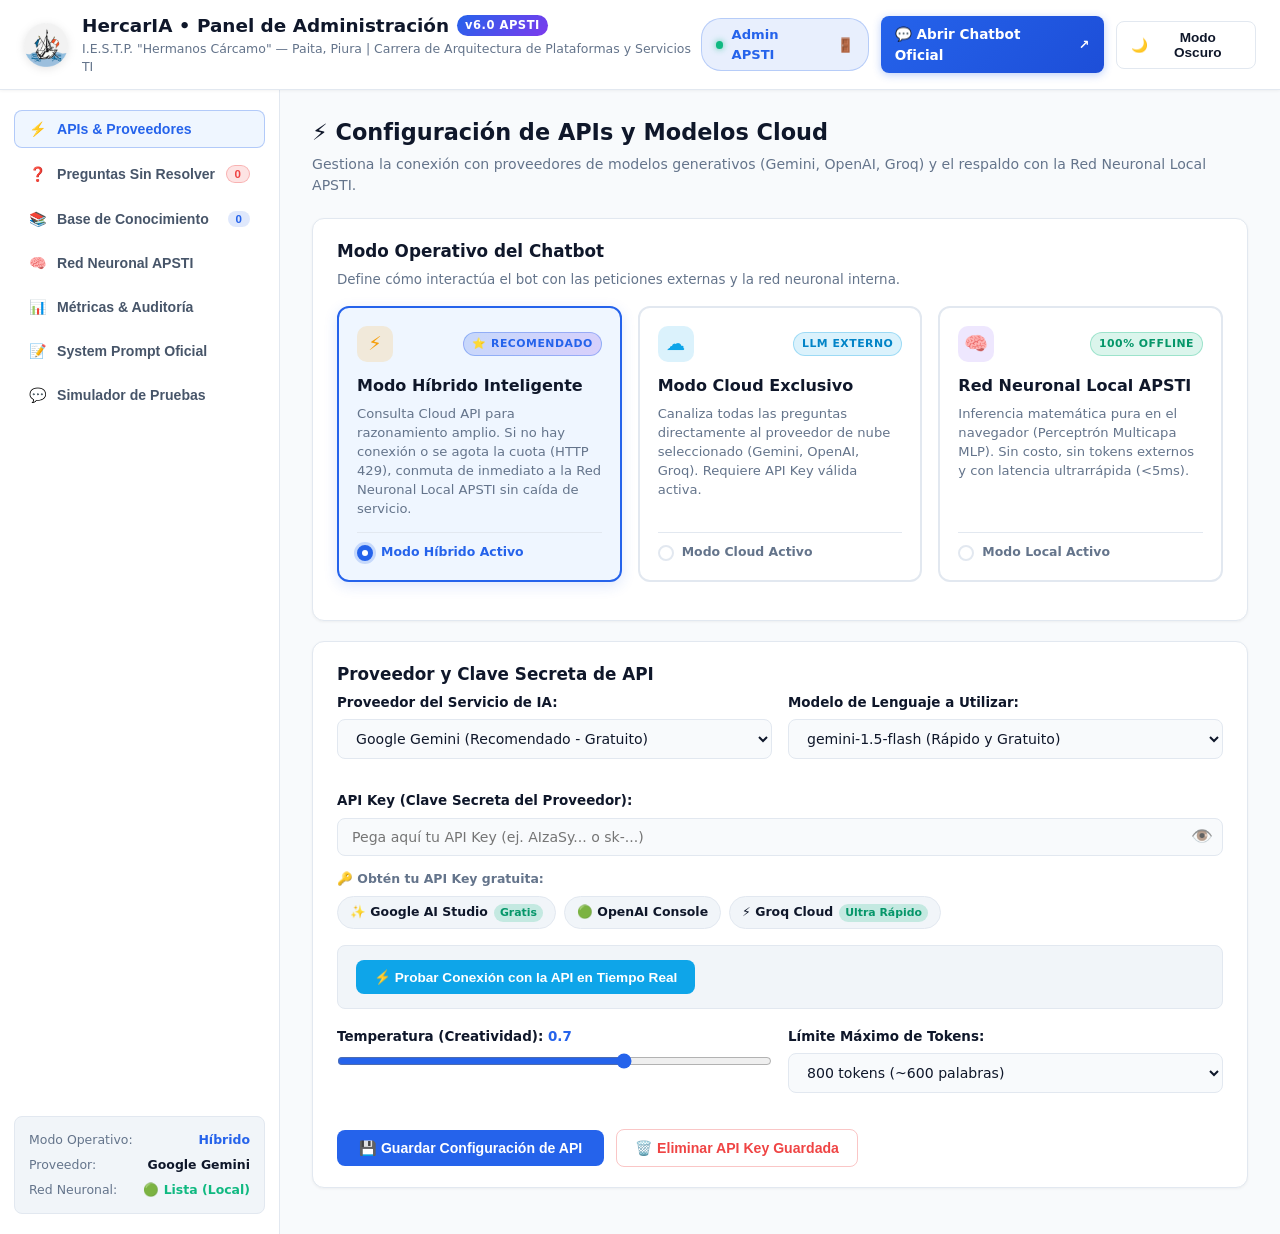
<file: admin.html>
<!DOCTYPE html>
<html lang="es">
<head>
    <meta charset="UTF-8">
    <meta name="viewport" content="width=device-width, initial-scale=1.0">
    <title>Panel de Administración & Entrenamiento IA • HercarIA v6.0 APSTI</title>
    <link rel="icon" type="image/png" href="assets/logo-crest.png">
    <link rel="stylesheet" href="css/admin.css?v=7.5.0&b=20261006">
</head>
<body>

    <!-- BARRA SUPERIOR DE NAVEGACIÓN -->
    <header class="admin-navbar">
        <div class="navbar-brand">
            <img src="assets/logo-crest.png" alt="Insignia IESTP Hermanos Cárcamo" class="brand-crest">
            <div class="brand-text">
                <h1>
                    HercarIA • Panel de Administración
                    <span class="version-tag">v6.0 APSTI</span>
                </h1>
                <p>I.E.S.T.P. "Hermanos Cárcamo" — Paita, Piura | Carrera de Arquitectura de Plataformas y Servicios TI</p>
            </div>
        </div>
        <div class="navbar-actions">
            <div class="admin-session-pill" id="admin-session-pill" style="display: flex; align-items: center; gap: 8px; padding: 6px 14px; background: rgba(37,99,235,0.1); border: 1px solid rgba(37,99,235,0.25); border-radius: 20px; font-size: 0.82rem; font-weight: 700; color: var(--primary);">
                <span style="width: 8px; height: 8px; border-radius: 50%; background: #10b981; box-shadow: 0 0 6px rgba(16,185,129,0.7);"></span>
                <span id="session-user-name">Admin APSTI</span>
                <button type="button" id="btn-admin-logout" title="Cerrar Sesión Segura" style="background: none; border: none; cursor: pointer; font-size: 0.85rem; margin-left: 4px;">🚪</button>
            </div>
            <a href="index.html" class="btn-nav-action btn-nav-chat">
                <span>💬 Abrir Chatbot Oficial</span>
                <span style="font-size: 0.8rem;">↗</span>
            </a>
            <button type="button" class="btn-nav-action" id="theme-toggle-admin">
                <span id="theme-icon">🌙</span>
                <span id="theme-text">Modo Oscuro</span>
            </button>
        </div>
    </header>

    <!-- CUERPO PRINCIPAL DEL DASHBOARD -->
    <div class="admin-layout">
        
        <!-- BARRA LATERAL DE NAVEGACIÓN -->
        <aside class="admin-sidebar">
            <ul class="nav-menu">
                <li>
                    <button type="button" class="nav-item-btn active" data-tab="tab-api-cloud">
                        <div class="item-content">
                            <span>⚡</span>
                            <span>APIs & Proveedores</span>
                        </div>
                    </button>
                </li>
                <li>
                    <button type="button" class="nav-item-btn" data-tab="tab-unanswered">
                        <div class="item-content">
                            <span>❓</span>
                            <span>Preguntas Sin Resolver</span>
                        </div>
                        <span class="sidebar-badge badge-pending" id="badge-unanswered-count">0</span>
                    </button>
                </li>
                <li>
                    <button type="button" class="nav-item-btn" data-tab="tab-knowledge-base">
                        <div class="item-content">
                            <span>📚</span>
                            <span>Base de Conocimiento</span>
                        </div>
                        <span class="sidebar-badge" id="badge-kb-count" style="background: rgba(37,99,235,0.15); color: #2563eb;">0</span>
                    </button>
                </li>
                <li>
                    <button type="button" class="nav-item-btn" data-tab="tab-neural-lab">
                        <div class="item-content">
                            <span>🧠</span>
                            <span>Red Neuronal APSTI</span>
                        </div>
                    </button>
                </li>
                <li>
                    <button type="button" class="nav-item-btn" data-tab="tab-analytics">
                        <div class="item-content">
                            <span>📊</span>
                            <span>Métricas & Auditoría</span>
                        </div>
                    </button>
                </li>
                <li>
                    <button type="button" class="nav-item-btn" data-tab="tab-prompt-editor">
                        <div class="item-content">
                            <span>📝</span>
                            <span>System Prompt Oficial</span>
                        </div>
                    </button>
                </li>
                <li>
                    <button type="button" class="nav-item-btn" data-tab="tab-chat-tester">
                        <div class="item-content">
                            <span>💬</span>
                            <span>Simulador de Pruebas</span>
                        </div>
                    </button>
                </li>
            </ul>

            <div class="sidebar-status-box">
                <div class="status-row">
                    <span style="color: var(--text-muted);">Modo Operativo:</span>
                    <strong id="status-sidebar-mode" style="color: var(--primary);">Híbrido</strong>
                </div>
                <div class="status-row">
                    <span style="color: var(--text-muted);">Proveedor:</span>
                    <strong id="status-sidebar-provider">Google Gemini</strong>
                </div>
                <div class="status-row">
                    <span style="color: var(--text-muted);">Red Neuronal:</span>
                    <span style="color: var(--success); font-weight: 700;">🟢 Lista (Local)</span>
                </div>
            </div>
        </aside>

        <!-- ÁREA DE CONTENIDO DINÁMICO -->
        <main class="admin-main-content">

            <!-- ==============================================================
                 VISTA 1: CONFIGURACIÓN DE APIS Y PROVEEDORES CLOUD
                 ============================================================== -->
            <section class="admin-tab-view active" id="tab-api-cloud">
                <div class="view-header">
                    <h2>⚡ Configuración de APIs y Modelos Cloud</h2>
                    <p>Gestiona la conexión con proveedores de modelos generativos (Gemini, OpenAI, Groq) y el respaldo con la Red Neuronal Local APSTI.</p>
                </div>

                <div class="dashboard-card">
                    <div class="dashboard-card-title">Modo Operativo del Chatbot</div>
                    <div class="dashboard-card-desc">Define cómo interactúa el bot con las peticiones externas y la red neuronal interna.</div>

                    <div class="mode-options-grid">
                        <label class="mode-card selected" id="mode-card-hybrid">
                            <input type="radio" name="admin_mode" value="hybrid" checked>
                            <div class="mode-card-top">
                                <div class="mode-icon-circle icon-hybrid">⚡</div>
                                <span class="mode-badge-tag tag-recommended">⭐ RECOMENDADO</span>
                            </div>
                            <div class="mode-card-header">Modo Híbrido Inteligente</div>
                            <div class="mode-card-desc">Consulta Cloud API para razonamiento amplio. Si no hay conexión o se agota la cuota (HTTP 429), conmuta de inmediato a la Red Neuronal Local APSTI sin caída de servicio.</div>
                            <div class="mode-card-footer-pill">
                                <span class="custom-radio-indicator"></span>
                                <span class="mode-active-text">Modo Híbrido Activo</span>
                            </div>
                        </label>

                        <label class="mode-card" id="mode-card-cloud">
                            <input type="radio" name="admin_mode" value="cloud">
                            <div class="mode-card-top">
                                <div class="mode-icon-circle icon-cloud">☁️</div>
                                <span class="mode-badge-tag tag-cloud">LLM EXTERNO</span>
                            </div>
                            <div class="mode-card-header">Modo Cloud Exclusivo</div>
                            <div class="mode-card-desc">Canaliza todas las preguntas directamente al proveedor de nube seleccionado (Gemini, OpenAI, Groq). Requiere API Key válida activa.</div>
                            <div class="mode-card-footer-pill">
                                <span class="custom-radio-indicator"></span>
                                <span class="mode-active-text">Modo Cloud Activo</span>
                            </div>
                        </label>

                        <label class="mode-card" id="mode-card-local">
                            <input type="radio" name="admin_mode" value="local">
                            <div class="mode-card-top">
                                <div class="mode-icon-circle icon-local">🧠</div>
                                <span class="mode-badge-tag tag-offline">100% OFFLINE</span>
                            </div>
                            <div class="mode-card-header">Red Neuronal Local APSTI</div>
                            <div class="mode-card-desc">Inferencia matemática pura en el navegador (Perceptrón Multicapa MLP). Sin costo, sin tokens externos y con latencia ultrarrápida (&lt;5ms).</div>
                            <div class="mode-card-footer-pill">
                                <span class="custom-radio-indicator"></span>
                                <span class="mode-active-text">Modo Local Activo</span>
                            </div>
                        </label>
                    </div>
                </div>

                <div class="dashboard-card">
                    <div class="dashboard-card-title">Proveedor y Clave Secreta de API</div>
                    
                    <div class="form-row">
                        <div class="form-group">
                            <label class="form-label" for="select-provider">Proveedor del Servicio de IA:</label>
                            <select id="select-provider" class="form-select">
                                <option value="gemini" selected>Google Gemini (Recomendado - Gratuito)</option>
                                <option value="openai">OpenAI (ChatGPT / GPT-4o)</option>
                                <option value="groq">Groq (Inferencia Llama 3 Ultra Rápida)</option>
                                <option value="openrouter">OpenRouter (Multi-Modelos)</option>
                                <option value="deepseek">DeepSeek API</option>
                            </select>
                        </div>
                        <div class="form-group">
                            <label class="form-label" for="select-model">Modelo de Lenguaje a Utilizar:</label>
                            <select id="select-model" class="form-select">
                                <option value="gemini-1.5-flash">gemini-1.5-flash (Rápido y Gratuito)</option>
                                <option value="gemini-1.5-pro">gemini-1.5-pro (Máxima Capacidad)</option>
                                <option value="gemini-2.0-flash">gemini-2.0-flash (Última Generación)</option>
                            </select>
                        </div>
                    </div>

                    <div class="form-group">
                        <label class="form-label" for="input-api-key">API Key (Clave Secreta del Proveedor):</label>
                        <div class="key-input-container">
                            <input type="password" id="input-api-key" class="form-input" placeholder="Pega aquí tu API Key (ej. AIzaSy... o sk-...)">
                            <button type="button" class="btn-toggle-key" id="btn-toggle-key" title="Mostrar/Ocultar clave">👁️</button>
                        </div>
                        <div class="help-links-row">
                            <span class="help-links-label">🔑 Obtén tu API Key gratuita:</span>
                            <div class="provider-key-chips">
                                <a href="https://aistudio.google.com/app/apikey" target="_blank" rel="noopener noreferrer" class="key-chip chip-gemini">
                                    <span>✨ Google AI Studio</span>
                                    <span class="chip-badge-free">Gratis</span>
                                </a>
                                <a href="https://platform.openai.com/api-keys" target="_blank" rel="noopener noreferrer" class="key-chip chip-openai">
                                    <span>🟢 OpenAI Console</span>
                                </a>
                                <a href="https://console.groq.com/keys" target="_blank" rel="noopener noreferrer" class="key-chip chip-groq">
                                    <span>⚡ Groq Cloud</span>
                                    <span class="chip-badge-free">Ultra Rápido</span>
                                </a>
                            </div>
                        </div>
                    </div>

                    <div class="connection-test-container">
                        <button type="button" class="btn-test-action" id="btn-test-api">
                            <span>⚡ Probar Conexión con la API en Tiempo Real</span>
                        </button>
                        <span class="test-result-pill" id="test-result-badge"></span>
                    </div>

                    <div class="form-row" style="margin-top: 18px;">
                        <div class="form-group">
                            <label class="form-label" for="slider-temp">Temperatura (Creatividad): <span id="label-temp-val" style="color: var(--primary); font-weight: 800;">0.7</span></label>
                            <input type="range" id="slider-temp" min="0.1" max="1.0" step="0.1" value="0.7" style="width: 100%; accent-color: var(--primary);">
                        </div>
                        <div class="form-group">
                            <label class="form-label" for="select-tokens">Límite Máximo de Tokens:</label>
                            <select id="select-tokens" class="form-select">
                                <option value="400">400 tokens (~300 palabras)</option>
                                <option value="800" selected>800 tokens (~600 palabras)</option>
                                <option value="1200">1200 tokens (~900 palabras)</option>
                                <option value="2000">2000 tokens (Extenso)</option>
                            </select>
                        </div>
                    </div>

                    <div class="actions-footer-bar">
                        <button type="button" class="btn-save-main" id="btn-save-api">💾 Guardar Configuración de API</button>
                        <button type="button" class="btn-clear-main" id="btn-clear-api">🗑️ Eliminar API Key Guardada</button>
                        <span id="save-status-indicator" class="save-status-indicator"></span>
                    </div>
                </div>
            </section>

            <!-- ==============================================================
                 VISTA 2: PREGUNTAS SIN RESOLVER / CENTRO DE ENTRENAMIENTO
                 ============================================================== -->
            <section class="admin-tab-view" id="tab-unanswered">
                <div class="view-header">
                    <h2>❓ Preguntas de Estudiantes Sin Resolver o con Baja Confianza</h2>
                    <p>Consultas reales formuladas por usuarios en el chatbot que obtuvieron baja certeza (&lt;40%), recibieron calificación negativa o cayeron en respuesta genérica. Respóndelas aquí para que HercarIA aprenda de inmediato.</p>
                </div>

                <div class="dashboard-card">
                    <div class="dashboard-card-title">
                        <span>Bandeja de Consultas Pendientes de Enseñar</span>
                        <button type="button" class="btn-clear-main" id="btn-clear-all-unanswered" style="padding: 4px 12px; font-size: 0.8rem;">Vaciar Bandeja</button>
                    </div>
                    <div class="dashboard-card-desc">Al hacer clic en "Responder y Enseñar", redactas la respuesta oficial institucional y se integrará automáticamente a la Base de Conocimiento con prioridad absoluta.</div>

                    <div id="unanswered-list-container">
                        <!-- Se llena dinámicamente -->
                    </div>
                </div>
            </section>

            <!-- ==============================================================
                 VISTA 3: BASE DE CONOCIMIENTO EXTRA (CUSTOM KB)
                 ============================================================== -->
            <section class="admin-tab-view" id="tab-knowledge-base">
                <div class="view-header">
                    <h2>📚 Base de Conocimiento Oficial Personalizada</h2>
                    <p>Agrega o edita preguntas y respuestas oficiales ad hoc (ej. fechas de sustentación, requisitos especiales) que HercarIA responderá con prioridad directa.</p>
                </div>

                <div class="dashboard-card">
                    <div class="dashboard-card-title">Añadir Nuevo Conocimiento Institucional</div>
                    
                    <div class="form-group">
                        <label class="form-label" for="kb-input-question">Pregunta o Frase Clave que harán los estudiantes:</label>
                        <input type="text" id="kb-input-question" class="form-input" placeholder="Ej: ¿Cuándo inician las inscripciones para el segundo semestre 2026?">
                    </div>

                    <div class="form-group">
                        <label class="form-label" for="kb-input-answer">Respuesta Oficial Detallada (Admite formato Markdown con negritas y viñetas):</label>
                        <textarea id="kb-input-answer" class="form-textarea" rows="5" placeholder="Escribe aquí la respuesta oficial que dará HercarIA a cualquier alumno que pregunte esto..."></textarea>
                    </div>

                    <button type="button" class="btn-save-main" id="btn-add-custom-knowledge">➕ Guardar y Enseñar al Asistente</button>
                </div>

                <div class="dashboard-card">
                    <div class="dashboard-card-title">
                        <span>Preguntas Personalizadas Almacenadas</span>
                        <input type="text" id="search-custom-kb" class="form-input" placeholder="🔍 Buscar en preguntas guardadas..." style="max-width: 280px; padding: 6px 12px; font-size: 0.82rem;">
                    </div>
                    
                    <div id="custom-kb-cards-container" style="margin-top: 14px;">
                        <!-- Se llena dinámicamente -->
                    </div>
                </div>
            </section>

            <!-- ==============================================================
                 VISTA 4: RED NEURONAL ARTIFICIAL APSTI (MONITOR & LABORATORIO)
                 ============================================================== -->
            <section class="admin-tab-view" id="tab-neural-lab">
                <div class="view-header">
                    <h2>🧠 Red Neuronal Artificial APSTI (Perceptrón Multicapa)</h2>
                    <p>Auditoría topológica, cálculo de gradientes y banco de pruebas de inferencia profunda ejecutado 100% en el navegador.</p>
                </div>

                <div class="dashboard-card">
                    <div class="dashboard-card-title">Topología de la Red Neuronal (Deep Learning Client-Side)</div>
                    <div class="dashboard-card-desc">Red feedforward desarrollada en Vanilla JS ES6+ con inicialización Xavier/Glorot y activación LeakyReLU/Tanh:</div>

                    <div style="display: flex; align-items: center; justify-content: space-between; gap: 10px; overflow-x: auto; padding: 14px 0;">
                        <div style="padding: 14px; background: var(--bg-card-alt); border: 1px solid var(--border-color); border-radius: 8px; text-align: center; min-width: 130px;">
                            <div style="font-size: 0.75rem; color: var(--text-muted); font-weight: 700;">CAPA DE ENTRADA</div>
                            <div style="font-size: 1.4rem; font-weight: 900; color: var(--primary); margin: 4px 0;">260 Nodos</div>
                            <div style="font-size: 0.72rem; color: var(--text-muted);">TF-IDF Léxico Institucional</div>
                        </div>
                        <span style="font-size: 1.2rem; color: var(--text-muted);">➔</span>
                        <div style="padding: 14px; background: var(--bg-card-alt); border: 1px solid var(--border-color); border-radius: 8px; text-align: center; min-width: 130px;">
                            <div style="font-size: 0.75rem; color: var(--text-muted); font-weight: 700;">CAPA OCULTA 1</div>
                            <div style="font-size: 1.4rem; font-weight: 900; color: #8b5cf6; margin: 4px 0;">36 Neuronas</div>
                            <div style="font-size: 0.72rem; color: var(--text-muted);">LeakyReLU (α = 0.01)</div>
                        </div>
                        <span style="font-size: 1.2rem; color: var(--text-muted);">➔</span>
                        <div style="padding: 14px; background: var(--bg-card-alt); border: 1px solid var(--border-color); border-radius: 8px; text-align: center; min-width: 130px;">
                            <div style="font-size: 0.75rem; color: var(--text-muted); font-weight: 700;">CAPA OCULTA 2</div>
                            <div style="font-size: 1.4rem; font-weight: 900; color: #ec4899; margin: 4px 0;">18 Neuronas</div>
                            <div style="font-size: 0.72rem; color: var(--text-muted);">Tanh ([-1, 1])</div>
                        </div>
                        <span style="font-size: 1.2rem; color: var(--text-muted);">➔</span>
                        <div style="padding: 14px; background: var(--bg-card-alt); border: 1px solid var(--primary); border-radius: 8px; text-align: center; min-width: 130px;">
                            <div style="font-size: 0.75rem; color: var(--primary); font-weight: 700;">CAPA DE SALIDA</div>
                            <div style="font-size: 1.4rem; font-weight: 900; color: #10b981; margin: 4px 0;">34 Clases</div>
                            <div style="font-size: 0.72rem; color: var(--text-muted);">Softmax Normalizada</div>
                        </div>
                    </div>
                </div>

                <div class="dashboard-card">
                    <div class="dashboard-card-title">Playground de Inferencia Neuronal en Tiempo Real</div>
                    <div class="dashboard-card-desc">Escribe cualquier frase para evaluar cómo la clasifica la red neuronal, su tiempo de respuesta en milisegundos y los tokens léxicos activados.</div>

                    <div style="display: flex; gap: 10px; margin-bottom: 14px;">
                        <input type="text" id="neural-test-input" class="form-input" placeholder="Escribe una pregunta para probar la red neuronal..." value="¿Cuánto cuesta la matrícula de primer ciclo?">
                        <button type="button" class="btn-save-main" id="btn-run-neural-test" style="white-space: nowrap;">⚡ Evaluar Frase</button>
                    </div>

                    <div id="neural-test-results-box" style="display: none; padding: 16px; background: var(--bg-card-alt); border: 1px solid var(--border-color); border-radius: 8px;">
                        <div style="display: flex; justify-content: space-between; align-items: center; margin-bottom: 12px;">
                            <div>
                                <span style="font-size: 0.8rem; color: var(--text-muted);">Intención Predicha:</span>
                                <h3 id="res-neural-intent" style="color: var(--primary); font-size: 1.1rem;">-</h3>
                            </div>
                            <div style="text-align: right;">
                                <span style="font-size: 0.8rem; color: var(--text-muted);">Certeza / Confianza:</span>
                                <h3 id="res-neural-conf" style="color: var(--success); font-size: 1.1rem;">-</h3>
                            </div>
                            <div style="text-align: right;">
                                <span style="font-size: 0.8rem; color: var(--text-muted);">Latencia:</span>
                                <h3 id="res-neural-lat" style="color: #8b5cf6; font-size: 1.1rem;">-</h3>
                            </div>
                        </div>
                        <div style="margin-top: 10px;">
                            <span style="font-size: 0.8rem; font-weight: 700;">Tokens del Vocabulario Activados:</span>
                            <div id="res-neural-tokens" style="display: flex; flex-wrap: wrap; gap: 6px; margin-top: 6px;"></div>
                        </div>
                    </div>
                </div>
            </section>

            <!-- ==============================================================
                 VISTA 5: MÉTRICAS, ESTADÍSTICAS Y AUDITORÍA
                 ============================================================== -->
            <section class="admin-tab-view" id="tab-analytics">
                <div class="view-header">
                    <h2>📊 Métricas de Uso y Registro de Auditoría Forense</h2>
                    <p>Cuadro de mando con total de interacciones, balance Cloud vs. Local, satisfacción estudiantil y trazabilidad de consultas.</p>
                </div>

                <div class="metrics-stat-grid">
                    <div class="metric-stat-card">
                        <div class="metric-stat-val text-blue" id="analytics-total">0</div>
                        <div class="metric-stat-label">Total de Consultas</div>
                    </div>
                    <div class="metric-stat-card">
                        <div class="metric-stat-val text-green" id="analytics-cloud">0</div>
                        <div class="metric-stat-label">Procesadas por Cloud API</div>
                    </div>
                    <div class="metric-stat-card">
                        <div class="metric-stat-val text-purple" id="analytics-local">0</div>
                        <div class="metric-stat-label">Procesadas por Red Neuronal</div>
                    </div>
                    <div class="metric-stat-card">
                        <div class="metric-stat-val text-amber" id="analytics-sat">100%</div>
                        <div class="metric-stat-label">Satisfacción de Usuarios (👍)</div>
                    </div>
                </div>

                <div class="dashboard-card">
                    <div class="dashboard-card-title">Distribución de Consultas por Carrera</div>
                    <div style="display: flex; flex-direction: column; gap: 12px; margin-top: 14px;">
                        <div>
                            <div style="display: flex; justify-content: space-between; font-size: 0.82rem; font-weight: 600; margin-bottom: 4px;">
                                <span>💻 APSTI (Sistemas / Cloud / Software)</span>
                                <span id="bar-num-apsti">35%</span>
                            </div>
                            <div style="height: 8px; background: rgba(148,163,184,0.2); border-radius: 4px; overflow: hidden;">
                                <div id="bar-fill-apsti" style="height: 100%; width: 35%; background: #2563eb; border-radius: 4px;"></div>
                            </div>
                        </div>
                        <div>
                            <div style="display: flex; justify-content: space-between; font-size: 0.82rem; font-weight: 600; margin-bottom: 4px;">
                                <span>🚢 ANI (Negocios Internacionales / Aduanas)</span>
                                <span id="bar-num-ani">25%</span>
                            </div>
                            <div style="height: 8px; background: rgba(148,163,184,0.2); border-radius: 4px; overflow: hidden;">
                                <div id="bar-fill-ani" style="height: 100%; width: 25%; background: #0ea5e9; border-radius: 4px;"></div>
                            </div>
                        </div>
                        <div>
                            <div style="display: flex; justify-content: space-between; font-size: 0.82rem; font-weight: 600; margin-bottom: 4px;">
                                <span>📊 Contabilidad (Tributación / Finanzas)</span>
                                <span id="bar-num-conta">20%</span>
                            </div>
                            <div style="height: 8px; background: rgba(148,163,184,0.2); border-radius: 4px; overflow: hidden;">
                                <div id="bar-fill-conta" style="height: 100%; width: 20%; background: #10b981; border-radius: 4px;"></div>
                            </div>
                        </div>
                        <div>
                            <div style="display: flex; justify-content: space-between; font-size: 0.82rem; font-weight: 600; margin-bottom: 4px;">
                                <span>🐟 DPA (Desarrollo Pesquero y Acuícola)</span>
                                <span id="bar-num-dpa">20%</span>
                            </div>
                            <div style="height: 8px; background: rgba(148,163,184,0.2); border-radius: 4px; overflow: hidden;">
                                <div id="bar-fill-dpa" style="height: 100%; width: 20%; background: #06b6d4; border-radius: 4px;"></div>
                            </div>
                        </div>
                    </div>
                </div>

                <div class="dashboard-card">
                    <div class="dashboard-card-title">
                        <span>Registro de Auditoría de Consultas Recientes</span>
                        <div style="display: flex; gap: 8px; flex-wrap: wrap;">
                            <button type="button" class="btn-save-main" id="btn-print-audit-report" style="padding: 6px 14px; font-size: 0.82rem; display: inline-flex; align-items: center; gap: 6px;">🖨️ Generar Informe Formal para Sustentación</button>
                            <button type="button" class="btn-nav-action" id="btn-export-audit-json" style="padding: 4px 12px; font-size: 0.82rem;">📥 Exportar JSON</button>
                        </div>
                    </div>

                    <div style="overflow-x: auto; margin-top: 14px;">
                        <table style="width: 100%; border-collapse: collapse; font-size: 0.84rem;">
                            <thead>
                                <tr style="background: var(--bg-card-alt); border-bottom: 1px solid var(--border-color); text-align: left;">
                                    <th style="padding: 10px;">Hora</th>
                                    <th style="padding: 10px;">Consulta del Usuario</th>
                                    <th style="padding: 10px;">Motor de IA Utilizado</th>
                                    <th style="padding: 10px;">Estado</th>
                                </tr>
                            </thead>
                            <tbody id="analytics-audit-tbody">
                                <!-- Se llena dinámicamente -->
                            </tbody>
                        </table>
                    </div>
                </div>
            </section>

            <!-- ==============================================================
                 VISTA 6: SYSTEM PROMPT OFICIAL
                 ============================================================== -->
            <section class="admin-tab-view" id="tab-prompt-editor">
                <div class="view-header">
                    <h2>📝 Editor de Prompt del Sistema Institucional (APSTI)</h2>
                    <p>Instrucciones de identidad, restricciones institucionales y directrices de respuesta enviadas a los modelos en la nube.</p>
                </div>

                <div class="dashboard-card">
                    <div class="dashboard-card-title">Directrices del Sistema para Modelos de Lenguaje</div>
                    <div class="dashboard-card-desc">Este texto se inyecta como contexto del sistema en Gemini, OpenAI y Groq para asegurar que las respuestas sean formales, institucionales y verídicas.</div>

                    <textarea id="system-prompt-textarea" class="form-textarea" rows="14" style="font-family: monospace; font-size: 0.85rem; line-height: 1.5;"></textarea>

                    <div class="actions-footer-bar">
                        <button type="button" class="btn-save-main" id="btn-save-prompt">💾 Guardar Cambios en System Prompt</button>
                        <button type="button" class="btn-clear-main" id="btn-reset-prompt">🔄 Restablecer al Prompt Predeterminado Oficial</button>
                    </div>
                </div>
            </section>

            <!-- ==============================================================
                 VISTA 7: SIMULADOR DE PRUEBAS DE CHAT
                 ============================================================== -->
            <section class="admin-tab-view" id="tab-chat-tester">
                <div class="view-header">
                    <h2>💬 Simulador de Pruebas en Vivo</h2>
                    <p>Prueba consultas interactivas directamente aquí para verificar cómo responde HercarIA con la configuración actual sin salir del panel.</p>
                </div>

                <div class="dashboard-card">
                    <div class="admin-chat-preview-box">
                        <div class="chat-preview-messages" id="chat-preview-messages">
                            <div class="chat-preview-msg chat-preview-bot">
                                👋 ¡Hola Administrador! Este es el entorno de pruebas en vivo. Escribe cualquier pregunta para comprobar las respuestas del bot según la configuración activa.
                            </div>
                        </div>
                        <div class="chat-preview-input-row">
                            <input type="text" id="chat-preview-input" class="form-input" placeholder="Escribe una pregunta para probar el bot...">
                            <button type="button" class="btn-save-main" id="btn-chat-preview-send" style="padding: 8px 18px;">Enviar</button>
                        </div>
                    </div>
                </div>
            </section>

        </main>
    </div>

    <!-- MODAL EMERGENTE: RESPONDER Y ENSEÑAR PREGUNTA -->
    <div class="admin-modal-overlay" id="modal-answer-unanswered" style="display: none;">
        <div class="admin-modal-box">
            <div class="admin-modal-head">
                <h3>➕ Responder y Enseñar al Chatbot</h3>
                <button type="button" style="background: none; border: none; font-size: 1.3rem; cursor: pointer;" id="btn-close-teach-modal">&times;</button>
            </div>
            <div class="admin-modal-body">
                <div class="form-group">
                    <label class="form-label">Pregunta que formuló el estudiante:</label>
                    <input type="text" id="teach-modal-question" class="form-input">
                </div>
                <div class="form-group">
                    <label class="form-label">Respuesta Oficial Institucional que dará HercarIA:</label>
                    <textarea id="teach-modal-answer" class="form-textarea" rows="6" placeholder="Escribe la respuesta oficial detallada que resolverá esta duda..."></textarea>
                </div>
            </div>
            <div class="admin-modal-foot">
                <button type="button" class="btn-clear-main" id="btn-cancel-teach-modal">Cancelar</button>
                <button type="button" class="btn-save-main" id="btn-confirm-teach-modal">✅ Guardar y Enseñar</button>
            </div>
        </div>
    </div>

    <!-- MODAL EMERGENTE: LOGIN SEGURO ADMINISTRADOR -->
    <div class="admin-modal-overlay" id="modal-admin-login" style="display: none;">
        <div class="admin-modal-box" style="max-width: 440px;">
            <div class="admin-modal-head" style="background: linear-gradient(135deg, rgba(19,53,123,0.1), rgba(37,99,235,0.05));">
                <div style="display: flex; align-items: center; gap: 10px;">
                    <img src="assets/logo-crest.png" alt="Insignia" style="width: 34px; height: auto;">
                    <div>
                        <h3 style="margin: 0; font-size: 1.05rem;">Acceso Administrativo APSTI</h3>
                        <p style="margin: 0; font-size: 0.76rem; color: var(--text-muted);">Autenticación de Seguridad de HercarIA</p>
                    </div>
                </div>
            </div>
            <div class="admin-modal-body">
                <form id="form-admin-login" onsubmit="event.preventDefault(); window.adminCtrl.submitLogin();">
                    <div class="form-group">
                        <label class="form-label" for="login-email">Correo Institucional o Usuario:</label>
                        <input type="text" id="login-email" class="form-input" placeholder="admin@ieshercar.edu.pe" value="admin@ieshercar.edu.pe" required>
                    </div>
                    <div class="form-group">
                        <label class="form-label" for="login-password">Contraseña de Seguridad:</label>
                        <input type="password" id="login-password" class="form-input" placeholder="••••••••" value="hercar2026" required>
                    </div>
                    <div style="padding: 10px; background: rgba(37,99,235,0.06); border: 1px dashed rgba(37,99,235,0.25); border-radius: 8px; margin-top: 10px;">
                        <span style="font-size: 0.78rem; color: var(--primary); font-weight: 700;">🔑 Credenciales de Sustentación APSTI:</span>
                        <div style="font-size: 0.74rem; color: var(--text-muted); margin-top: 2px;">
                            Usuario: <code>admin@ieshercar.edu.pe</code> | Clave: <code>hercar2026</code>
                        </div>
                    </div>
                    <div id="login-error-msg" style="display: none; color: #ef4444; font-size: 0.8rem; font-weight: 700; margin-top: 10px;"></div>
                    <div class="admin-modal-foot" style="margin-top: 18px; padding-top: 12px; border-top: 1px solid var(--border-color); justify-content: flex-end;">
                        <button type="submit" class="btn-save-main" style="width: 100%; justify-content: center;">🔐 Iniciar Sesión Segura</button>
                    </div>
                </form>
            </div>
        </div>
    <!-- ==========================================================================
         MODAL FLOTANTE MODERNO: DIÁLOGO DE CONFIRMACIÓN Y ALERTA (CERO POPUPS DEL NAVEGADOR)
         ========================================================================== -->
    <div class="admin-modal-overlay modal-dialog-overlay" id="modal-custom-dialog" style="display: none;" role="dialog" aria-modal="true" aria-labelledby="dialog-title" aria-describedby="dialog-desc">
        <div class="admin-modal-box modal-dialog-card">
            <div class="dialog-glow-ring"></div>
            <div class="dialog-top-icon">
                <div class="dialog-icon-circle dialog-icon-danger" id="dialog-icon-container">
                    <span id="dialog-icon" class="dialog-icon-emoji">🗑️</span>
                </div>
            </div>
            <div class="dialog-content">
                <h3 id="dialog-title" class="dialog-title">¿Confirmar acción?</h3>
                <p id="dialog-desc" class="dialog-desc">¿Estás seguro de que deseas continuar con esta operación?</p>
            </div>
            <div class="dialog-actions-row" id="dialog-actions-row">
                <button type="button" class="btn-dialog-cancel" id="btn-dialog-cancel">Cancelar</button>
                <button type="button" class="btn-dialog-confirm btn-dialog-danger" id="btn-dialog-confirm">Confirmar</button>
            </div>
        </div>
    </div>

    <div class="admin-toast" id="admin-toast"></div>

    <!-- SCRIPTS -->
    <script src="js/neural_network.js?v=7.7.0&b=20261006c"></script>
    <script src="js/knowledge.js?v=7.7.0&b=20261006c"></script>
    <script src="js/admin.js?v=7.7.0&b=20261006c"></script>
</body>
</html>
</file>
<file: css/styles.css>
/* ==========================================================================
   HERCARIA - ASISTENTE VIRTUAL OFICIAL IESTP "HERMANOS CÁRCAMO" (PAITA - PIURA)
   Estilos Profesionales de Interfaz, Iconografía SVG y Sistema de Voz
   ========================================================================== */

:root {
    --primary: #13357b;
    --primary-dark: #0a1f4d;
    --primary-light: #244ea7;
    --accent: #f59e0b;
    --accent-hover: #d97706;
    --accent-light: #fef3c7;
    --blue-vibrant: #2563eb;
    
    --bg-main: #f8fafc;
    --bg-surface: #ffffff;
    --bg-card: #ffffff;
    --bg-sidebar: #09152e;
    --bg-sidebar-hover: #14234b;
    --bg-sidebar-active: #1d3368;
    
    --text-primary: #0f172a;
    --text-secondary: #475569;
    --text-muted: #94a3b8;
    --text-sidebar: #e2e8f0;
    
    --border-color: #e2e8f0;
    --border-sidebar: #1b2d56;
    
    --user-bubble-bg: linear-gradient(135deg, #13357b, #2563eb);
    --user-bubble-text: #ffffff;
    --bot-bubble-bg: #ffffff;
    --bot-bubble-border: #e2e8f0;
    
    --shadow-sm: 0 1px 3px 0 rgba(0, 0, 0, 0.05);
    --shadow-md: 0 4px 12px -2px rgba(19, 53, 123, 0.08), 0 2px 6px -1px rgba(0, 0, 0, 0.04);
    --shadow-lg: 0 14px 28px -4px rgba(19, 53, 123, 0.12), 0 6px 12px -2px rgba(19, 53, 123, 0.06);
    --shadow-xl: 0 20px 30px -5px rgba(19, 53, 123, 0.15);
    
    --radius-sm: 8px;
    --radius-md: 14px;
    --radius-lg: 20px;
    --radius-full: 9999px;
    
    --transition: all 0.22s cubic-bezier(0.4, 0, 0.2, 1);
}

/* Modo Oscuro */
body.dark-mode {
    --bg-main: #070d1e;
    --bg-surface: #0f1933;
    --bg-card: #142246;
    --bg-sidebar: #050a17;
    --bg-sidebar-hover: #0c1630;
    --bg-sidebar-active: #162650;
    
    --text-primary: #f1f5f9;
    --text-secondary: #cbd5e1;
    --text-muted: #64748b;
    --text-sidebar: #e2e8f0;
    
    --border-color: #1a2a4f;
    --border-sidebar: #121f3d;
    
    --bot-bubble-bg: #0f1933;
    --bot-bubble-border: #1a2a4f;
}

* {
    box-sizing: border-box;
    margin: 0;
    padding: 0;
}

html, body {
    height: 100%;
    width: 100%;
    overflow: hidden;
    font-family: 'Plus Jakarta Sans', 'Segoe UI', -apple-system, BlinkMacSystemFont, Roboto, sans-serif;
    background-color: var(--bg-main);
    color: var(--text-primary);
    -webkit-font-smoothing: antialiased;
}

/* Accesibilidad y Focus Ring Moderno (Estilo Tailwind / Material UI) */
:focus-visible {
    outline: none;
    box-shadow: 0 0 0 2px var(--bg-surface), 0 0 0 4px var(--blue-vibrant);
}

/* Iconos SVG Estandarizados */
.svg-icon {
    width: 20px;
    height: 20px;
    display: inline-block;
    vertical-align: middle;
    flex-shrink: 0;
    stroke-width: 2;
}
.icon-blue   { color: #2563eb; }
.icon-green  { color: #059669; }
.icon-purple { color: #7c3aed; }
.icon-amber  { color: #ea580c; }
.icon-cyan   { color: #0891b2; }
.icon-accent { color: #d97706; }

/* ==========================================================================
   CONTENEDOR PRINCIPAL
   ========================================================================== */
.app-container {
    display: flex;
    height: 100vh;
    width: 100vw;
    overflow: hidden;
    position: relative;
}

/* ==========================================================================
   SIDEBAR LATERAL (MINIMALISTA Y LIMPIO)
   ========================================================================== */
.sidebar {
    width: 280px;
    background-color: var(--bg-sidebar);
    color: var(--text-sidebar);
    display: flex;
    flex-direction: column;
    border-right: 1px solid var(--border-sidebar);
    transition: margin-left 0.3s cubic-bezier(0.4, 0, 0.2, 1), transform 0.3s cubic-bezier(0.4, 0, 0.2, 1);
    z-index: 50;
    flex-shrink: 0;
}

/* Estado colapsado en pantallas grandes (Desktop) */
.sidebar.collapsed {
    margin-left: -280px;
}

/* Overlay para móviles y tablets */
.sidebar-overlay {
    position: fixed;
    top: 0;
    left: 0;
    width: 100vw;
    height: 100vh;
    background: rgba(0, 0, 0, 0.55);
    backdrop-filter: blur(3px);
    -webkit-backdrop-filter: blur(3px);
    z-index: 45;
    opacity: 0;
    pointer-events: none;
    transition: opacity 0.3s ease;
}
.sidebar-overlay.active {
    opacity: 1;
    pointer-events: auto;
}

.sidebar-header {
    padding: 18px 16px;
    border-bottom: 1px solid var(--border-sidebar);
    display: flex;
    align-items: center;
    gap: 12px;
    position: relative;
}

.btn-close-sidebar-mobile {
    display: none;
    background: transparent;
    border: none;
    color: #ffffff;
    font-size: 26px;
    line-height: 1;
    cursor: pointer;
    padding: 4px 8px;
    margin-left: auto;
    border-radius: var(--radius-sm);
    transition: var(--transition);
}
.btn-close-sidebar-mobile:hover {
    background: rgba(255, 255, 255, 0.15);
    color: var(--accent);
}

.sidebar-logo-box {
    width: 44px;
    height: 44px;
    background: #ffffff;
    border-radius: var(--radius-sm);
    padding: 4px;
    display: flex;
    align-items: center;
    justify-content: center;
    box-shadow: 0 4px 10px rgba(0,0,0,0.25);
}
.sidebar-logo {
    width: 100%;
    height: 100%;
    object-fit: contain;
}

.sidebar-brand h2 {
    font-size: 16px;
    font-weight: 800;
    color: #ffffff;
    line-height: 1.2;
    letter-spacing: -0.3px;
}
.sidebar-brand p {
    font-size: 11px;
    color: var(--accent);
    font-weight: 700;
    text-transform: uppercase;
    letter-spacing: 0.5px;
}

.sidebar-content {
    flex: 1;
    overflow-y: auto;
    padding: 18px 12px;
    display: flex;
    flex-direction: column;
    gap: 16px;
}

.sidebar-content::-webkit-scrollbar,
.chat-scroll-area::-webkit-scrollbar {
    width: 6px;
}
.sidebar-content::-webkit-scrollbar-thumb,
.chat-scroll-area::-webkit-scrollbar-thumb {
    background-color: rgba(255, 255, 255, 0.15);
    border-radius: var(--radius-full);
}
body:not(.dark-mode) .chat-scroll-area::-webkit-scrollbar-thumb {
    background-color: rgba(0, 0, 0, 0.15);
}

/* Grupo de Acciones de Chat */
.sidebar-action-group {
    display: flex;
    flex-direction: column;
    gap: 8px;
}

/* Botón Inicio / Nueva Consulta */
.btn-new-chat {
    width: 100%;
    padding: 11px 14px;
    background: rgba(255, 255, 255, 0.08);
    border: 1px solid var(--border-sidebar);
    color: #ffffff;
    border-radius: var(--radius-md);
    font-size: 13.5px;
    font-weight: 600;
    cursor: pointer;
    display: flex;
    align-items: center;
    gap: 10px;
    transition: var(--transition);
}
.btn-new-chat:hover {
    background: var(--bg-sidebar-hover);
    border-color: var(--blue-vibrant);
    transform: translateY(-1px);
}

/* Botones de Herramientas (Guardar Registro, Borrar Chat) */
.sidebar-btn-tool {
    width: 100%;
    padding: 9px 12px;
    background: rgba(255, 255, 255, 0.04);
    border: 1px solid rgba(255, 255, 255, 0.08);
    border-radius: var(--radius-md);
    color: #e2e8f0;
    font-size: 12.5px;
    font-weight: 500;
    cursor: pointer;
    display: flex;
    align-items: center;
    gap: 9px;
    transition: var(--transition);
}
.sidebar-btn-tool:hover {
    background: rgba(255, 255, 255, 0.1);
    color: #ffffff;
    transform: translateY(-1px);
}
.sidebar-btn-tool.btn-export-chat:hover {
    background: rgba(16, 185, 129, 0.16);
    border-color: rgba(16, 185, 129, 0.35);
    color: #86efac;
}
.sidebar-btn-tool.btn-clear-chat:hover {
    background: rgba(239, 68, 68, 0.16);
    border-color: rgba(239, 68, 68, 0.35);
    color: #fca5a5;
}
.icon-red {
    stroke: #ef4444 !important;
}

/* Historial de Consultas Recientes */
.sidebar-section-header {
    display: flex;
    align-items: center;
    justify-content: space-between;
    margin-bottom: 6px;
}
.btn-clear-history-all {
    background: transparent;
    border: none;
    color: rgba(255, 255, 255, 0.45);
    font-size: 11px;
    cursor: pointer;
    padding: 2px 6px;
    border-radius: 4px;
    transition: var(--transition);
}
.btn-clear-history-all:hover {
    color: #ef4444;
    background: rgba(239, 68, 68, 0.15);
}
.sidebar-history-list {
    display: flex;
    flex-direction: column;
    gap: 4px;
    max-height: 140px;
    overflow-y: auto;
}
.sidebar-history-item {
    display: flex;
    align-items: center;
    justify-content: space-between;
    gap: 8px;
    padding: 7px 10px;
    border-radius: var(--radius-sm);
    color: #cbd5e1;
    font-size: 12px;
    cursor: pointer;
    background: rgba(255, 255, 255, 0.03);
    border: 1px solid transparent;
    transition: var(--transition);
}
.sidebar-history-item:hover {
    background: rgba(255, 255, 255, 0.08);
    color: #ffffff;
    border-color: rgba(255, 255, 255, 0.12);
}
.sidebar-history-item .history-item-left {
    display: flex;
    align-items: center;
    gap: 8px;
    flex: 1;
    min-width: 0;
    overflow: hidden;
}
.sidebar-history-item .history-item-left span {
    overflow: hidden;
    text-overflow: ellipsis;
    white-space: nowrap;
}
.btn-delete-single-history {
    background: transparent;
    border: none;
    color: #94a3b8;
    font-size: 13px;
    font-weight: 700;
    cursor: pointer;
    padding: 2px 6px;
    border-radius: 4px;
    opacity: 0.4;
    transition: var(--transition);
    flex-shrink: 0;
}
.sidebar-history-item:hover .btn-delete-single-history {
    opacity: 1;
}
.btn-delete-single-history:hover {
    color: #ef4444;
    background: rgba(239, 68, 68, 0.25);
}
@media (max-width: 768px) {
    .btn-delete-single-history {
        opacity: 0.85;
    }
}

/* Botón Destacado: Test Vocacional */
.btn-sidebar-test {
    width: 100%;
    padding: 12px 14px;
    background: linear-gradient(135deg, #f59e0b, #d97706);
    color: #ffffff;
    border: none;
    border-radius: var(--radius-md);
    font-size: 13.5px;
    font-weight: 700;
    cursor: pointer;
    display: flex;
    align-items: center;
    justify-content: space-between;
    box-shadow: 0 4px 12px rgba(245, 158, 11, 0.35);
    transition: var(--transition);
}
.btn-sidebar-test:hover {
    transform: translateY(-2px);
    box-shadow: 0 6px 16px rgba(245, 158, 11, 0.5);
}
.test-btn-text {
    display: flex;
    align-items: center;
    gap: 8px;
}
.btn-sidebar-test .test-tag {
    background: rgba(0, 0, 0, 0.25);
    padding: 3px 8px;
    border-radius: var(--radius-full);
    font-size: 10px;
    text-transform: uppercase;
    font-weight: 800;
}

/* Accesos del Sidebar */
.sidebar-section-title {
    font-size: 11px;
    font-weight: 800;
    text-transform: uppercase;
    letter-spacing: 0.8px;
    color: var(--text-muted);
    padding: 0 8px;
    margin-bottom: 8px;
}

.sidebar-menu {
    display: flex;
    flex-direction: column;
    gap: 5px;
}

.sidebar-btn {
    width: 100%;
    padding: 10px 12px;
    background: transparent;
    border: none;
    color: var(--text-sidebar);
    border-radius: var(--radius-sm);
    font-size: 13px;
    font-weight: 500;
    text-align: left;
    cursor: pointer;
    display: flex;
    align-items: center;
    gap: 10px;
    transition: var(--transition);
}
.sidebar-btn:hover {
    background: var(--bg-sidebar-hover);
    color: #ffffff;
    padding-left: 15px;
}

/* Footer del Sidebar */
.sidebar-footer {
    padding: 16px;
    border-top: 1px solid var(--border-sidebar);
    display: flex;
    flex-direction: column;
    gap: 10px;
}

.campus-pill {
    display: flex;
    align-items: center;
    gap: 8px;
    color: var(--text-muted);
    font-size: 11.5px;
    font-weight: 500;
}
.campus-pill .dot {
    width: 8px;
    height: 8px;
    background-color: #10b981;
    border-radius: 50%;
    display: inline-block;
    box-shadow: 0 0 8px #10b981;
}

.btn-theme-toggle {
    width: 100%;
    padding: 9px 12px;
    background: rgba(255, 255, 255, 0.06);
    border: 1px solid var(--border-sidebar);
    color: var(--text-sidebar);
    border-radius: var(--radius-sm);
    cursor: pointer;
    font-size: 12px;
    font-weight: 600;
    display: flex;
    align-items: center;
    justify-content: center;
    gap: 8px;
    transition: var(--transition);
}
.btn-theme-toggle:hover {
    background: var(--bg-sidebar-hover);
}

/* ==========================================================================
   ÁREA PRINCIPAL (HEADER Y CHAT)
   ========================================================================== */
.chat-main {
    flex: 1;
    display: flex;
    flex-direction: column;
    height: 100%;
    overflow: hidden;
    position: relative;
    background-color: var(--bg-main);
}

/* Header superior */
.chat-header {
    height: 64px;
    background-color: var(--bg-surface);
    border-bottom: 1px solid var(--border-color);
    display: flex;
    align-items: center;
    justify-content: space-between;
    padding: 0 20px;
    z-index: 20;
    box-shadow: var(--shadow-sm);
}

.header-left {
    display: flex;
    align-items: center;
    gap: 12px;
}

.btn-sidebar-toggle {
    background: transparent;
    border: 1px solid var(--border-color);
    color: var(--text-primary);
    width: 38px;
    height: 38px;
    border-radius: var(--radius-sm);
    cursor: pointer;
    display: flex;
    align-items: center;
    justify-content: center;
    transition: var(--transition);
}
.btn-sidebar-toggle:hover {
    background: var(--border-color);
}

.header-bot-info {
    display: flex;
    align-items: center;
    gap: 12px;
}

.header-avatar {
    width: 40px;
    height: 40px;
    border-radius: var(--radius-full);
    background: #ffffff;
    border: 2px solid var(--primary);
    padding: 2px;
    box-shadow: var(--shadow-sm);
    display: flex;
    align-items: center;
    justify-content: center;
}
.header-avatar img {
    width: 100%;
    height: 100%;
    object-fit: contain;
}

.header-titles h1 {
    font-size: 15px;
    font-weight: 800;
    color: var(--text-primary);
    display: flex;
    align-items: center;
    gap: 8px;
}
.header-titles p {
    font-size: 11.5px;
    color: var(--text-secondary);
}

.status-badge {
    background: rgba(16, 185, 129, 0.15);
    color: #10b981;
    font-size: 10px;
    font-weight: 800;
    padding: 2px 7px;
    border-radius: var(--radius-full);
    display: inline-flex;
    align-items: center;
    gap: 4px;
}
.status-badge::before {
    content: '';
    width: 6px;
    height: 6px;
    background: #10b981;
    border-radius: 50%;
}

/* Enlaces de Cabecera Rápidos a Plataformas Oficiales */
.header-nav-links {
    display: flex;
    align-items: center;
    gap: 8px;
    margin: 0 16px;
}
.header-quick-link {
    display: inline-flex;
    align-items: center;
    gap: 6px;
    padding: 6px 12px;
    background: var(--bg-main);
    border: 1px solid var(--border-color);
    border-radius: var(--radius-full);
    color: var(--text-secondary);
    font-size: 12px;
    font-weight: 600;
    text-decoration: none;
    transition: var(--transition);
}
.header-quick-link:hover {
    background: var(--primary);
    border-color: var(--primary);
    color: #ffffff;
    transform: translateY(-1px);
    box-shadow: var(--shadow-sm);
}
.header-quick-link .svg-icon {
    width: 14px;
    height: 14px;
}

.header-right {
    display: flex;
    align-items: center;
    gap: 12px;
    position: relative;
}

/* Ondas sonando */
.speaking-wave {
    display: none;
    align-items: center;
    gap: 3px;
    height: 16px;
}
.speaking-wave span {
    width: 3px;
    height: 100%;
    background-color: var(--accent);
    border-radius: var(--radius-full);
    animation: waveAnim 1s ease-in-out infinite;
}
.speaking-wave span:nth-child(2) { animation-delay: 0.2s; }
.speaking-wave span:nth-child(3) { animation-delay: 0.4s; }
.speaking-wave span:nth-child(4) { animation-delay: 0.6s; }

@keyframes waveAnim {
    0%, 100% { height: 4px; }
    50% { height: 16px; }
}

/* Botones de Herramientas en Cabecera (Guardar Chat, Borrar Chat) */
.btn-header-tool {
    background: rgba(255, 255, 255, 0.05);
    color: var(--text-secondary);
    border: 1px solid var(--border-color);
    padding: 7px 13px;
    border-radius: var(--radius-full);
    font-size: 13px;
    font-weight: 600;
    cursor: pointer;
    display: inline-flex;
    align-items: center;
    gap: 7px;
    transition: var(--transition);
}
.btn-header-tool svg {
    width: 15px;
    height: 15px;
    stroke-width: 2;
}
.btn-header-tool:hover {
    background: rgba(255, 255, 255, 0.1);
    color: var(--text-primary);
    border-color: rgba(255, 255, 255, 0.22);
    transform: translateY(-1px);
}
.btn-header-tool.btn-export-chat {
    color: #10b981;
    border-color: rgba(16, 185, 129, 0.25);
    background: rgba(16, 185, 129, 0.06);
}
.btn-header-tool.btn-export-chat:hover {
    color: #34d399;
    border-color: #10b981;
    background: rgba(16, 185, 129, 0.14);
}
.btn-header-tool.btn-clear-chat {
    color: #ef4444;
    border-color: rgba(239, 68, 68, 0.25);
    background: rgba(239, 68, 68, 0.06);
}
.btn-header-tool.btn-clear-chat:hover {
    color: #f87171;
    border-color: #ef4444;
    background: rgba(239, 68, 68, 0.14);
}

@media (max-width: 768px) {
    .header-btn-label {
        display: none;
    }
    .btn-header-tool {
        padding: 7px 9px;
    }
}

/* ==========================================================================
   BARRA DE ACCESOS DIRECTOS (CHIPS / PÍLDORAS SOBRE EL INPUT)
   ========================================================================== */
.quick-access-chips {
    max-width: 860px;
    margin: 0 auto 10px auto;
    padding: 0 4px;
    overflow-x: auto;
    scrollbar-width: none;
}
.quick-access-chips::-webkit-scrollbar {
    display: none;
}
.chips-scroll-track {
    display: flex;
    align-items: center;
    gap: 8px;
    white-space: nowrap;
    width: max-content;
}
.chips-title {
    font-size: 11px;
    font-weight: 800;
    text-transform: uppercase;
    letter-spacing: 0.6px;
    color: var(--text-muted);
    padding-right: 2px;
}
.chip-pill {
    background: rgba(255, 255, 255, 0.04);
    color: var(--text-secondary);
    border: 1px solid var(--border-color);
    padding: 6px 13px;
    border-radius: var(--radius-full);
    font-size: 12.5px;
    font-weight: 500;
    cursor: pointer;
    display: inline-flex;
    align-items: center;
    gap: 6px;
    transition: all 0.2s ease;
}
.chip-pill:hover {
    background: rgba(37, 99, 235, 0.12);
    color: var(--blue-vibrant);
    border-color: rgba(37, 99, 235, 0.35);
    transform: translateY(-1.5px);
    box-shadow: 0 2px 8px rgba(37, 99, 235, 0.15);
}
.chip-icon {
    font-size: 13px;
}

/* ==========================================================================
   MÓDULO DE AUDIO MINIMALISTA (DROPDOWN / POPOVER)
   ========================================================================== */
.audio-module-container {
    position: relative;
}

.btn-audio-control {
    background: rgba(37, 99, 235, 0.08);
    color: var(--blue-vibrant);
    border: 1.5px solid rgba(37, 99, 235, 0.25);
    padding: 7px 14px;
    border-radius: var(--radius-full);
    font-size: 13px;
    font-weight: 700;
    cursor: pointer;
    display: flex;
    align-items: center;
    gap: 8px;
    transition: var(--transition);
}
.btn-audio-control:hover {
    background: rgba(37, 99, 235, 0.16);
    border-color: var(--blue-vibrant);
}
.btn-audio-control.muted {
    background: rgba(239, 68, 68, 0.08);
    color: #ef4444;
    border-color: rgba(239, 68, 68, 0.25);
}

.voice-badge-dot {
    width: 8px;
    height: 8px;
    background: #10b981;
    border-radius: 50%;
    box-shadow: 0 0 6px #10b981;
}
.btn-audio-control.muted .voice-badge-dot {
    background: #ef4444;
    box-shadow: 0 0 6px #ef4444;
}

/* Menú Desplegable Popover de Audio */
.audio-popover {
    display: none;
    position: absolute;
    top: calc(100% + 10px);
    right: 0;
    width: 310px;
    background: var(--bg-surface);
    border: 1.5px solid var(--border-color);
    border-radius: var(--radius-md);
    box-shadow: var(--shadow-xl);
    padding: 16px;
    z-index: 100;
    animation: fadeIn 0.2s ease-out;
}
.audio-popover.open {
    display: block;
}

.popover-header {
    display: flex;
    align-items: center;
    justify-content: space-between;
    margin-bottom: 14px;
    padding-bottom: 10px;
    border-bottom: 1px solid var(--border-color);
}
.popover-header h4 {
    font-size: 14px;
    font-weight: 800;
    color: var(--text-primary);
}
.btn-close-popover {
    background: transparent;
    border: none;
    font-size: 20px;
    color: var(--text-muted);
    cursor: pointer;
    line-height: 1;
}
.btn-close-popover:hover {
    color: var(--text-primary);
}

.popover-body {
    display: flex;
    flex-direction: column;
    gap: 14px;
}

.popover-row {
    display: flex;
    align-items: center;
    justify-content: space-between;
    font-size: 13px;
    font-weight: 600;
}

.btn-toggle-switch {
    background: #10b981;
    color: #ffffff;
    border: none;
    padding: 5px 12px;
    border-radius: var(--radius-full);
    font-size: 12px;
    font-weight: 700;
    cursor: pointer;
    display: inline-flex;
    align-items: center;
    gap: 6px;
    transition: var(--transition);
}
.btn-toggle-switch.is-muted {
    background: #ef4444;
}

.popover-row-vertical {
    display: flex;
    flex-direction: column;
    gap: 6px;
    text-align: left;
}
.popover-row-vertical label {
    font-size: 12px;
    font-weight: 700;
    color: var(--text-secondary);
}

.voice-select-styled {
    width: 100%;
    padding: 8px 12px;
    border-radius: var(--radius-sm);
    border: 1.5px solid var(--border-color);
    background: var(--bg-main);
    color: var(--text-primary);
    font-size: 13px;
    font-weight: 600;
    outline: none;
    cursor: pointer;
}
.voice-select-styled:focus {
    border-color: var(--blue-vibrant);
}

.btn-popover-test {
    width: 100%;
    padding: 10px;
    background: rgba(16, 185, 129, 0.12);
    color: #059669;
    border: 1.5px solid rgba(16, 185, 129, 0.3);
    border-radius: var(--radius-sm);
    font-size: 13px;
    font-weight: 700;
    cursor: pointer;
    display: flex;
    align-items: center;
    justify-content: center;
    gap: 8px;
    transition: var(--transition);
}
.btn-popover-test:hover {
    background: rgba(16, 185, 129, 0.22);
}

/* ==========================================================================
   ÁREA SCROLLABLE: PORTADA DE INICIO Y MENSAJES
   ========================================================================== */
.chat-scroll-area {
    flex: 1;
    overflow-y: auto;
    padding: 24px 20px 10px;
    display: flex;
    flex-direction: column;
}

/* ==========================================================================
   PORTADA DE INICIO REDISEÑADA (SIN BORDE AMARILLO SÓLIDO, ELEVACIÓN SUAVE)
   ========================================================================== */
.portada-container {
    max-width: 880px;
    width: 100%;
    margin: auto auto;
    padding: 20px 10px;
    text-align: center;
    animation: fadeIn 0.3s ease-out;
}

.portada-badge-header {
    display: flex;
    flex-direction: column;
    align-items: center;
    gap: 12px;
    margin-bottom: 16px;
}

.portada-logo-wrapper {
    width: 84px;
    height: 84px;
    background: #ffffff;
    border-radius: 22px;
    box-shadow: 0 10px 25px rgba(19, 53, 123, 0.14);
    padding: 8px;
    display: flex;
    align-items: center;
    justify-content: center;
    border: 1.5px solid rgba(19, 53, 123, 0.08);
    transition: var(--transition);
}
.portada-logo-wrapper:hover {
    transform: scale(1.04);
}
.portada-logo {
    width: 100%;
    height: 100%;
    object-fit: contain;
}

.portada-sub-badge {
    background: rgba(19, 53, 123, 0.08);
    color: var(--primary);
    font-size: 11px;
    font-weight: 800;
    padding: 5px 14px;
    border-radius: var(--radius-full);
    letter-spacing: 0.8px;
    text-transform: uppercase;
}
body.dark-mode .portada-sub-badge {
    background: rgba(255, 255, 255, 0.1);
    color: var(--accent);
}

.portada-title {
    font-size: 32px;
    font-weight: 800;
    color: var(--text-primary);
    letter-spacing: -0.8px;
    margin-bottom: 6px;
    font-family: 'Outfit', 'Plus Jakarta Sans', sans-serif;
}
.portada-title span {
    background: linear-gradient(135deg, #13357b, #2563eb);
    -webkit-background-clip: text;
    -webkit-text-fill-color: transparent;
}
body.dark-mode .portada-title span {
    background: linear-gradient(135deg, #60a5fa, #fbbf24);
    -webkit-background-clip: text;
    -webkit-text-fill-color: transparent;
}

.portada-subtitle {
    font-size: 21px;
    font-weight: 700;
    color: var(--accent-hover);
    margin-bottom: 14px;
    letter-spacing: -0.4px;
}
body.dark-mode .portada-subtitle {
    color: var(--accent);
}

.portada-description {
    font-size: 14.5px;
    color: var(--text-secondary);
    max-width: 680px;
    margin: 0 auto 28px;
    line-height: 1.6;
}

/* Cuadrícula de Tarjetas Estandarizadas */
.portada-grid {
    display: grid;
    grid-template-columns: repeat(2, 1fr);
    gap: 16px;
    max-width: 860px;
    margin: 0 auto 24px;
    text-align: left;
}

.portada-card {
    background: var(--bg-surface);
    border: 1px solid var(--border-color);
    border-radius: var(--radius-md);
    padding: 22px 20px;
    box-shadow: var(--shadow-sm);
    transition: var(--transition);
    position: relative;
    cursor: pointer;
    display: flex;
    flex-direction: column;
}

/* Efecto de Elevación Suave en Hover (Sin borde amarillo perimetral) */
.portada-card:hover {
    transform: translateY(-4px);
    box-shadow: var(--shadow-lg);
    border-color: rgba(37, 99, 235, 0.4);
}
body.dark-mode .portada-card:hover {
    border-color: rgba(96, 165, 250, 0.4);
}

/* Tarjeta del Test: Badge Sutil */
.card-top-badge {
    margin-bottom: 10px;
}
.badge-recommended {
    background: rgba(245, 158, 11, 0.15);
    color: #b45309;
    font-size: 11px;
    font-weight: 800;
    padding: 3px 10px;
    border-radius: var(--radius-full);
    text-transform: uppercase;
    letter-spacing: 0.5px;
}
body.dark-mode .badge-recommended {
    color: #fbbf24;
    background: rgba(245, 158, 11, 0.2);
}

.card-body-content {
    display: flex;
    align-items: flex-start;
    gap: 14px;
}

.card-icon-box {
    width: 44px;
    height: 44px;
    border-radius: 12px;
    display: flex;
    align-items: center;
    justify-content: center;
    flex-shrink: 0;
}
.card-icon-box .svg-icon {
    width: 22px;
    height: 22px;
}
.icon-accent { background: rgba(245, 158, 11, 0.12); color: #d97706; }
.icon-blue   { background: rgba(37, 99, 235, 0.10); color: #2563eb; }
.icon-green  { background: rgba(16, 185, 129, 0.12); color: #059669; }
.icon-purple { background: rgba(139, 92, 246, 0.12); color: #7c3aed; }
.icon-amber  { background: rgba(234, 88, 12, 0.12); color: #ea580c; }
.icon-cyan   { background: rgba(6, 182, 212, 0.12); color: #0891b2; }

.card-info h3 {
    font-size: 15px;
    font-weight: 700;
    color: var(--text-primary);
    margin-bottom: 4px;
    line-height: 1.35;
}
.card-info p {
    font-size: 13px;
    color: var(--text-secondary);
    line-height: 1.5;
    margin-bottom: 10px;
}
.card-action-link {
    font-size: 12.5px;
    font-weight: 700;
    color: var(--primary);
    display: inline-flex;
    align-items: center;
    gap: 4px;
    transition: var(--transition);
}
body.dark-mode .card-action-link {
    color: var(--accent);
}
.portada-card:hover .card-action-link {
    transform: translateX(4px);
}

/* Sección de Plataformas Digitales en Portada */
.portada-platforms-section {
    margin: 20px auto 14px;
    max-width: 860px;
    padding: 18px 20px;
    background: var(--bg-surface);
    border: 1px solid var(--border-color);
    border-radius: var(--radius-lg);
    box-shadow: var(--shadow-sm);
    text-align: left;
}
.platforms-title {
    display: flex;
    align-items: center;
    gap: 8px;
    font-size: 13.5px;
    font-weight: 700;
    color: var(--text-primary);
    margin-bottom: 14px;
    letter-spacing: -0.2px;
}
.platforms-title .svg-icon {
    width: 17px;
    height: 17px;
    color: var(--primary);
}
.platforms-grid {
    display: grid;
    grid-template-columns: repeat(auto-fit, minmax(230px, 1fr));
    gap: 12px;
}
.platform-link-card {
    display: flex;
    align-items: center;
    gap: 12px;
    padding: 12px 14px;
    background: var(--bg-main);
    border: 1px solid var(--border-color);
    border-radius: var(--radius-md);
    text-decoration: none;
    color: var(--text-primary);
    transition: var(--transition);
    position: relative;
}
.platform-link-card:hover {
    border-color: var(--blue-vibrant);
    transform: translateY(-2px);
    box-shadow: var(--shadow-md);
    background: var(--bg-surface);
}
.platform-icon-wrap {
    width: 36px;
    height: 36px;
    border-radius: var(--radius-sm);
    display: flex;
    align-items: center;
    justify-content: center;
    flex-shrink: 0;
}
.platform-icon-wrap .svg-icon {
    width: 18px;
    height: 18px;
}
.icon-purple-soft { background: rgba(168, 85, 247, 0.12); color: #a855f7; }
.icon-blue-soft { background: rgba(37, 99, 235, 0.12); color: #2563eb; }
.icon-green-soft { background: rgba(16, 185, 129, 0.12); color: #10b981; }
.icon-amber-soft { background: rgba(245, 158, 11, 0.12); color: #d97706; }
.icon-cyan-soft { background: rgba(6, 182, 212, 0.12); color: #0891b2; }
.icon-rose-soft { background: rgba(244, 63, 94, 0.12); color: #e11d48; }

.platform-text {
    flex: 1;
    display: flex;
    flex-direction: column;
}
.platform-text strong {
    font-size: 13px;
    font-weight: 700;
    color: var(--text-primary);
}
.platform-text span {
    font-size: 11px;
    color: var(--text-muted);
}
.platform-arrow {
    font-size: 14px;
    color: var(--text-muted);
    font-weight: 700;
    transition: var(--transition);
}
.platform-link-card:hover .platform-arrow {
    color: var(--primary);
    transform: translate(2px, -2px);
}

.portada-footer-note {
    font-size: 13px;
    color: var(--text-muted);
    margin-top: 10px;
}

/* ==========================================================================
   FLUJO DE MENSAJES DEL CHAT
   ========================================================================== */
.chat-messages {
    max-width: 860px;
    width: 100%;
    margin: 0 auto;
    display: flex;
    flex-direction: column;
    gap: 22px;
    padding-bottom: 16px;
}

.chat-message {
    display: flex;
    gap: 14px;
    animation: fadeIn 0.25s ease-out;
    width: 100%;
}

@keyframes fadeIn {
    from { opacity: 0; transform: translateY(6px); }
    to { opacity: 1; transform: translateY(0); }
}

/* Mensaje Usuario */
.message-user {
    justify-content: flex-end;
}
.message-user .user-avatar-icon {
    width: 36px;
    height: 36px;
    border-radius: var(--radius-full);
    background: var(--border-color);
    display: flex;
    align-items: center;
    justify-content: center;
    font-size: 16px;
    flex-shrink: 0;
}
.user-bubble {
    background: var(--user-bubble-bg);
    color: var(--user-bubble-text);
    padding: 12px 18px;
    border-radius: 18px 18px 4px 18px;
    max-width: 75%;
    box-shadow: var(--shadow-sm);
    font-size: 14.5px;
    line-height: 1.5;
}

/* Mensaje Bot */
.message-bot {
    justify-content: flex-start;
}
.bot-avatar {
    width: 38px;
    height: 38px;
    border-radius: var(--radius-full);
    background: #ffffff;
    border: 2px solid var(--primary);
    padding: 2px;
    flex-shrink: 0;
    box-shadow: var(--shadow-sm);
    display: flex;
    align-items: center;
    justify-content: center;
}
.bot-avatar img {
    width: 100%;
    height: 100%;
    object-fit: contain;
}

.bot-bubble {
    background: var(--bot-bubble-bg);
    border: 1px solid var(--bot-bubble-border);
    padding: 18px 22px;
    border-radius: 18px 18px 18px 4px;
    max-width: 85%;
    box-shadow: var(--shadow-sm);
    font-size: 14.5px;
    line-height: 1.6;
    color: var(--text-primary);
}

.bot-header-meta {
    display: flex;
    align-items: center;
    gap: 8px;
    margin-bottom: 10px;
}
.bot-header-meta .bot-name {
    font-weight: 800;
    font-size: 13.5px;
    color: var(--primary);
}
body.dark-mode .bot-header-meta .bot-name {
    color: var(--accent);
}
.bot-header-meta .bot-badge-tag {
    background: rgba(19, 53, 123, 0.08);
    color: var(--primary);
    font-size: 10.5px;
    font-weight: 800;
    padding: 2px 8px;
    border-radius: var(--radius-full);
    text-transform: uppercase;
}
body.dark-mode .bot-header-meta .bot-badge-tag {
    background: rgba(255, 255, 255, 0.1);
    color: var(--text-secondary);
}

/* Etiquetas de Origen del Motor (Red Neuronal / KB / Cloud) */
.engine-badge-tag {
    font-size: 10px;
    font-weight: 700;
    padding: 2px 8px;
    border-radius: var(--radius-full);
    display: inline-flex;
    align-items: center;
    gap: 4px;
    letter-spacing: 0.3px;
    text-transform: none;
}
.engine-badge-tag.tag-neural {
    background: rgba(147, 51, 234, 0.12);
    color: #9333ea;
    border: 1px solid rgba(147, 51, 234, 0.28);
}
body.dark-mode .engine-badge-tag.tag-neural {
    background: rgba(168, 85, 247, 0.2);
    color: #c084fc;
    border-color: rgba(168, 85, 247, 0.38);
}
.engine-badge-tag.tag-kb {
    background: rgba(16, 185, 129, 0.12);
    color: #059669;
    border: 1px solid rgba(16, 185, 129, 0.28);
}
body.dark-mode .engine-badge-tag.tag-kb {
    background: rgba(16, 185, 129, 0.2);
    color: #34d399;
    border-color: rgba(16, 185, 129, 0.38);
}
.engine-badge-tag.tag-cloud {
    background: rgba(37, 99, 235, 0.12);
    color: #2563eb;
    border: 1px solid rgba(37, 99, 235, 0.28);
}
body.dark-mode .engine-badge-tag.tag-cloud {
    background: rgba(56, 189, 248, 0.2);
    color: #38bdf8;
    border-color: rgba(56, 189, 248, 0.38);
}

.message-actions {
    display: flex;
    align-items: center;
    flex-wrap: wrap;
    gap: 8px;
    margin-top: 14px;
    padding-top: 10px;
    border-top: 1px dashed var(--border-color);
}
.msg-action-btn {
    background: transparent;
    border: 1px solid var(--border-color);
    color: var(--text-secondary);
    padding: 5px 12px;
    border-radius: var(--radius-sm);
    font-size: 12px;
    font-weight: 700;
    cursor: pointer;
    transition: var(--transition);
}
.msg-action-btn:hover {
    background: var(--border-color);
    color: var(--text-primary);
}

/* Botón de Inspección de Vector Neuronal en Mensaje */
.btn-inspect-neural {
    background: rgba(147, 51, 234, 0.08);
    border-color: rgba(147, 51, 234, 0.3);
    color: #7c3aed;
}
body.dark-mode .btn-inspect-neural {
    background: rgba(168, 85, 247, 0.15);
    border-color: rgba(168, 85, 247, 0.35);
    color: #c084fc;
}
.btn-inspect-neural:hover {
    background: rgba(147, 51, 234, 0.18);
    border-color: #7c3aed;
    color: #6d28d9;
    transform: translateY(-1px);
}
body.dark-mode .btn-inspect-neural:hover {
    background: rgba(168, 85, 247, 0.28);
    color: #e9d5ff;
}

/* Tipografía de contenido Markdown */
.bot-bubble strong {
    font-weight: 700;
    color: var(--primary);
}
body.dark-mode .bot-bubble strong {
    color: #93c5fd;
}
.bot-bubble h2, .bot-bubble h3, .bot-bubble h4 {
    margin: 14px 0 6px 0;
    color: var(--text-primary);
}
.bot-bubble h2 { font-size: 18px; }
.bot-bubble h3 { font-size: 16px; }
.bot-bubble h4 { font-size: 14px; }

.chat-list {
    margin: 8px 0 8px 20px;
}
.chat-list li {
    margin-bottom: 5px;
}
.chat-num-list {
    margin: 8px 0 8px 22px;
    padding-left: 0;
}
.chat-num-list li {
    margin-bottom: 6px;
    line-height: 1.45;
}

.chat-blockquote {
    border-left: 4px solid var(--accent);
    background: rgba(245, 158, 11, 0.08);
    padding: 8px 14px;
    margin: 10px 0;
    border-radius: 0 var(--radius-sm) var(--radius-sm) 0;
    font-size: 13.5px;
}
.chat-link {
    color: var(--blue-vibrant);
    text-decoration: none;
    font-weight: 700;
    border-bottom: 1px dashed var(--blue-vibrant);
    transition: var(--transition);
}
.chat-link:hover {
    color: var(--primary);
    border-bottom-style: solid;
}
.chat-divider {
    border: none;
    border-top: 1px solid var(--border-color);
    margin: 14px 0;
}

/* Tablas Markdown en Respuestas */
.table-responsive-wrapper {
    width: 100%;
    overflow-x: auto;
    margin: 14px 0;
    border-radius: var(--radius-md);
    border: 1px solid var(--border-color);
    box-shadow: 0 2px 8px rgba(0, 0, 0, 0.04);
}
.chat-custom-table {
    width: 100%;
    border-collapse: collapse;
    font-size: 13px;
    line-height: 1.45;
    text-align: left;
}
.chat-custom-table th {
    background: rgba(19, 53, 123, 0.08);
    color: var(--primary);
    font-weight: 800;
    padding: 10px 14px;
    border-bottom: 2px solid var(--border-color);
    white-space: nowrap;
}
body.dark-mode .chat-custom-table th {
    background: rgba(56, 189, 248, 0.12);
    color: #7dd3fc;
}
.chat-custom-table td {
    padding: 9px 14px;
    border-bottom: 1px solid var(--border-color);
    color: var(--text-primary);
}
.chat-custom-table tr:last-child td {
    border-bottom: none;
}
.chat-custom-table tr.even-row {
    background: transparent;
}
.chat-custom-table tr.odd-row {
    background: rgba(0, 0, 0, 0.02);
}
body.dark-mode .chat-custom-table tr.odd-row {
    background: rgba(255, 255, 255, 0.02);
}

/* Bloques de Código con Botón de Copiado */
.code-block-wrapper {
    margin: 14px 0;
    border-radius: var(--radius-md);
    overflow: hidden;
    border: 1px solid var(--border-color);
    background: #0f172a;
    color: #e2e8f0;
}
.code-block-header {
    display: flex;
    justify-content: space-between;
    align-items: center;
    background: #1e293b;
    padding: 6px 14px;
    font-size: 11.5px;
    font-family: monospace;
    border-bottom: 1px solid rgba(255, 255, 255, 0.08);
}
.code-lang-label {
    color: #94a3b8;
    font-weight: 700;
    text-transform: uppercase;
    letter-spacing: 0.5px;
}
.btn-copy-code {
    background: rgba(255, 255, 255, 0.1);
    border: 1px solid rgba(255, 255, 255, 0.15);
    color: #cbd5e1;
    font-size: 11px;
    padding: 2px 8px;
    border-radius: 4px;
    cursor: pointer;
    transition: var(--transition);
}
.btn-copy-code:hover {
    background: rgba(255, 255, 255, 0.2);
    color: #ffffff;
}
.code-pre {
    margin: 0;
    padding: 12px 16px;
    font-family: 'Consolas', 'Monaco', 'Courier New', monospace;
    font-size: 13px;
    line-height: 1.5;
    overflow-x: auto;
    color: #38bdf8;
    background: #0f172a;
}
.inline-code {
    background: rgba(19, 53, 123, 0.08);
    color: var(--primary);
    padding: 2px 6px;
    border-radius: 4px;
    font-family: 'Consolas', monospace;
    font-size: 12.5px;
    border: 1px solid rgba(19, 53, 123, 0.15);
}
body.dark-mode .inline-code {
    background: rgba(56, 189, 248, 0.12);
    color: #7dd3fc;
    border-color: rgba(56, 189, 248, 0.25);
}

/* Callouts / Avisos Formales */
.chat-callout {
    margin: 12px 0;
    padding: 12px 16px;
    border-radius: var(--radius-md);
    border-left: 4px solid;
    font-size: 13.5px;
    line-height: 1.5;
}
.callout-title {
    font-weight: 800;
    margin-bottom: 4px;
    display: flex;
    align-items: center;
    gap: 6px;
}
.callout-note {
    border-color: #3b82f6;
    background: rgba(59, 130, 246, 0.08);
    color: var(--text-primary);
}
.callout-note .callout-title { color: #2563eb; }
body.dark-mode .callout-note .callout-title { color: #60a5fa; }

.callout-tip {
    border-color: #10b981;
    background: rgba(16, 185, 129, 0.08);
    color: var(--text-primary);
}
.callout-tip .callout-title { color: #059669; }
body.dark-mode .callout-tip .callout-title { color: #34d399; }

.callout-important {
    border-color: #8b5cf6;
    background: rgba(139, 92, 246, 0.08);
    color: var(--text-primary);
}
.callout-important .callout-title { color: #7c3aed; }
body.dark-mode .callout-important .callout-title { color: #a78bfa; }

.callout-warning {
    border-color: #f59e0b;
    background: rgba(245, 158, 11, 0.09);
    color: var(--text-primary);
}
.callout-warning .callout-title { color: #d97706; }
body.dark-mode .callout-warning .callout-title { color: #fbbf24; }

/* ==========================================================================
   TARJETAS DEL TEST VOCACIONAL
   ========================================================================== */
.test-card {
    background: var(--bg-surface);
    border: 1px solid var(--border-color);
    border-radius: var(--radius-lg);
    padding: 24px;
    box-shadow: var(--shadow-md);
    max-width: 620px;
}
.test-header {
    display: flex;
    align-items: center;
    justify-content: space-between;
    margin-bottom: 12px;
}
.test-badge {
    background: var(--primary);
    color: #ffffff;
    font-size: 11px;
    font-weight: 800;
    padding: 3px 10px;
    border-radius: var(--radius-full);
}
.test-category {
    font-size: 12px;
    color: var(--accent);
    font-weight: 800;
    text-transform: uppercase;
}

.test-progress-bar {
    width: 100%;
    height: 7px;
    background: var(--border-color);
    border-radius: var(--radius-full);
    overflow: hidden;
    margin-bottom: 16px;
}
.test-progress-fill {
    height: 100%;
    background: linear-gradient(90deg, var(--accent), var(--blue-vibrant));
    border-radius: var(--radius-full);
    transition: width 0.3s ease;
}

.test-question-text {
    font-size: 16.5px;
    font-weight: 700;
    color: var(--text-primary);
    margin-bottom: 18px;
    line-height: 1.45;
}

.test-options {
    display: flex;
    flex-direction: column;
    gap: 10px;
}

.test-option-btn {
    background: var(--bg-main);
    border: 1.5px solid var(--border-color);
    border-radius: var(--radius-md);
    padding: 13px 16px;
    text-align: left;
    cursor: pointer;
    display: flex;
    align-items: center;
    gap: 14px;
    transition: var(--transition);
    color: var(--text-primary);
    font-size: 13.5px;
    line-height: 1.45;
}
.test-option-btn:hover {
    border-color: var(--primary);
    background: rgba(19, 53, 123, 0.05);
    transform: translateX(5px);
    box-shadow: var(--shadow-sm);
}

.test-footer-actions {
    margin-top: 14px;
    display: flex;
    justify-content: flex-end;
}
.test-cancel-btn {
    background: transparent;
    border: none;
    color: var(--text-muted);
    font-size: 12px;
    cursor: pointer;
    text-decoration: underline;
}
.test-cancel-btn:hover {
    color: #ef4444;
}

/* Tarjeta de Resultado del Test */
.test-result-card {
    background: var(--bg-surface);
    border: 1px solid var(--border-color);
    border-radius: var(--radius-lg);
    padding: 26px;
    box-shadow: var(--shadow-lg);
    text-align: center;
    max-width: 640px;
}
.test-result-trophy {
    font-size: 48px;
    margin-bottom: 8px;
}

.test-result-header h3 {
    font-size: 13px;
    color: var(--text-muted);
    text-transform: uppercase;
    letter-spacing: 1px;
}
.test-result-career {
    font-size: 21px;
    color: var(--primary);
    font-weight: 800;
    margin: 6px 0 4px;
}
body.dark-mode .test-result-career {
    color: var(--accent);
}
.test-result-tagline {
    font-size: 13.5px;
    color: var(--text-secondary);
    margin-bottom: 16px;
}

.test-result-match-box {
    background: rgba(245, 158, 11, 0.12);
    border: 1px solid rgba(245, 158, 11, 0.3);
    padding: 10px 18px;
    border-radius: var(--radius-full);
    display: inline-flex;
    align-items: center;
    gap: 10px;
    margin-bottom: 18px;
}
.test-result-match-label {
    font-size: 13px;
    color: var(--text-secondary);
}
.test-result-match-percent {
    font-size: 16px;
    font-weight: 800;
    color: var(--accent-hover);
}

.test-result-desc {
    font-size: 14.5px;
    color: var(--text-secondary);
    line-height: 1.5;
    margin-bottom: 20px;
    text-align: left;
}

.test-ranking-section {
    text-align: left;
    margin-bottom: 20px;
    background: var(--bg-main);
    padding: 16px;
    border-radius: var(--radius-md);
}
.test-ranking-section h4 {
    font-size: 12px;
    text-transform: uppercase;
    color: var(--text-muted);
    margin-bottom: 12px;
    letter-spacing: 0.6px;
}
.test-rank-item {
    margin-bottom: 10px;
}
.test-rank-info {
    display: flex;
    justify-content: space-between;
    font-size: 12.5px;
    font-weight: 600;
    margin-bottom: 4px;
}
.test-rank-bar {
    width: 100%;
    height: 7px;
    background: var(--border-color);
    border-radius: var(--radius-full);
    overflow: hidden;
}
.test-rank-fill {
    height: 100%;
    background: linear-gradient(90deg, var(--blue-vibrant), var(--accent));
    border-radius: var(--radius-full);
}

.test-secondary-note {
    font-size: 13px;
    color: var(--text-secondary);
    margin-bottom: 20px;
    background: rgba(37, 99, 235, 0.08);
    padding: 10px 14px;
    border-radius: var(--radius-md);
    text-align: left;
}

.test-result-actions {
    display: flex;
    flex-wrap: wrap;
    gap: 10px;
    justify-content: center;
}

.btn-action-primary, .btn-action-secondary, .btn-action-outline {
    padding: 10px 18px;
    border-radius: var(--radius-full);
    font-size: 13px;
    font-weight: 700;
    cursor: pointer;
    transition: var(--transition);
    border: none;
    display: inline-flex;
    align-items: center;
    gap: 8px;
}
.btn-action-primary {
    background: var(--primary);
    color: #ffffff;
}
.btn-action-primary:hover {
    background: var(--primary-light);
    transform: translateY(-2px);
}
.btn-action-secondary {
    background: var(--accent);
    color: #ffffff;
}
.btn-action-secondary:hover {
    background: var(--accent-hover);
    transform: translateY(-2px);
}
.btn-action-outline {
    background: transparent;
    border: 1px solid var(--border-color);
    color: var(--text-secondary);
}
.btn-action-outline:hover {
    background: var(--border-color);
}

/* Typing Indicator */
.typing-bubble {
    padding: 12px 18px !important;
}
.typing-dots {
    display: flex;
    align-items: center;
    gap: 5px;
}
.typing-dots span {
    width: 8px;
    height: 8px;
    background: var(--primary);
    border-radius: 50%;
    animation: typingBounce 1.2s infinite ease-in-out;
}
.typing-dots span:nth-child(2) { animation-delay: 0.2s; }
.typing-dots span:nth-child(3) { animation-delay: 0.4s; }

@keyframes typingBounce {
    0%, 80%, 100% { transform: scale(0.6); opacity: 0.4; }
    40% { transform: scale(1.1); opacity: 1; }
}

/* ==========================================================================
   BARRA DE ENTRADA INFERIOR CON RIPPLE EFFECT EN MICRÓFONO
   ========================================================================== */
.chat-input-wrapper {
    padding: 10px 20px 18px;
    background: linear-gradient(180deg, transparent 0%, var(--bg-main) 25%);
    position: relative;
    z-index: 20;
}

.chat-input-box {
    max-width: 860px;
    margin: 0 auto;
    background: var(--bg-surface);
    border: 1.5px solid var(--border-color);
    border-radius: 26px;
    padding: 8px 12px 8px 20px;
    display: flex;
    align-items: flex-end;
    gap: 10px;
    box-shadow: 0 4px 20px rgba(0, 0, 0, 0.08);
    transition: var(--transition);
}
.chat-input-box:focus-within {
    border-color: var(--primary);
    box-shadow: 0 6px 24px rgba(19, 53, 123, 0.16);
}
body.dark-mode .chat-input-box:focus-within {
    border-color: var(--blue-vibrant);
}

.chat-textarea {
    flex: 1;
    background: transparent;
    border: none;
    outline: none;
    resize: none;
    font-size: 15px;
    color: var(--text-primary);
    font-family: inherit;
    line-height: 1.45;
    max-height: 140px;
    padding: 6px 0;
}
.chat-textarea::placeholder {
    color: var(--text-muted);
}

.chat-input-actions {
    display: flex;
    align-items: center;
    gap: 8px;
    flex-shrink: 0;
}

/* Mic Button con Contenedor de Ondas Ripple */
.mic-button-wrapper {
    position: relative;
    display: flex;
    align-items: center;
    justify-content: center;
}

.btn-input-mic {
    width: 38px;
    height: 38px;
    border-radius: var(--radius-full);
    background: transparent;
    border: 1px solid var(--border-color);
    color: var(--text-secondary);
    cursor: pointer;
    display: flex;
    align-items: center;
    justify-content: center;
    transition: var(--transition);
    position: relative;
    z-index: 2;
}
.btn-input-mic:hover {
    background: var(--border-color);
    color: var(--text-primary);
}

/* Animación Ripple Activa */
.btn-input-mic.listening {
    background: #ef4444;
    color: #ffffff;
    border-color: #ef4444;
}

.ripple-ring {
    position: absolute;
    width: 38px;
    height: 38px;
    border-radius: var(--radius-full);
    pointer-events: none;
    display: none;
    border: 2px solid rgba(239, 68, 68, 0.6);
    z-index: 1;
}

.btn-input-mic.listening ~ .ripple-ring,
.mic-button-wrapper.is-recording .ripple-ring {
    display: block;
}
.mic-button-wrapper.is-recording .ring-1 {
    animation: ripplePulse 1.6s infinite cubic-bezier(0.2, 0.8, 0.2, 1);
}
.mic-button-wrapper.is-recording .ring-2 {
    animation: ripplePulse 1.6s infinite 0.5s cubic-bezier(0.2, 0.8, 0.2, 1);
}

@keyframes ripplePulse {
    0% {
        transform: scale(1);
        opacity: 0.8;
    }
    100% {
        transform: scale(2.4);
        opacity: 0;
    }
}

.btn-input-send {
    width: 38px;
    height: 38px;
    border-radius: var(--radius-full);
    background: var(--primary);
    border: none;
    color: #ffffff;
    cursor: pointer;
    display: flex;
    align-items: center;
    justify-content: center;
    transition: var(--transition);
}
.btn-input-send:hover {
    background: var(--blue-vibrant);
    transform: scale(1.05);
}

.mic-listening-bar {
    display: none;
    align-items: center;
    justify-content: center;
    gap: 8px;
    font-size: 12px;
    color: #ef4444;
    font-weight: 800;
    margin-bottom: 6px;
}
.recording-dot {
    width: 8px;
    height: 8px;
    background: #ef4444;
    border-radius: 50%;
    animation: blinkDot 0.8s infinite alternate;
}
@keyframes blinkDot {
    from { opacity: 0.3; }
    to { opacity: 1; }
}

.chat-input-disclaimer {
    text-align: center;
    font-size: 11px;
    color: var(--text-muted);
    margin-top: 8px;
}
.chat-input-disclaimer a {
    color: var(--primary);
    text-decoration: none;
    font-weight: 600;
}
body.dark-mode .chat-input-disclaimer a {
    color: var(--accent);
}

/* ==========================================================================
   RESPONSIVE DESIGN (MÓVILES)
   ========================================================================== */
@media (max-width: 820px) {
    .portada-grid {
        grid-template-columns: 1fr;
    }
    .audio-popover {
        right: -40px;
    }
}

@media (max-width: 768px) {
    .app-container {
        height: 100vh;
        height: 100dvh;
    }
    .sidebar {
        position: fixed;
        top: 0;
        bottom: 0;
        left: 0;
        margin-left: 0 !important;
        transform: translateX(-100%);
        box-shadow: 0 0 30px rgba(0, 0, 0, 0.4);
        z-index: 50;
    }
    .sidebar.open {
        transform: translateX(0);
    }
    
    .header-nav-links {
        display: none;
    }
    
    .chat-header {
        padding: 0 12px;
    }
    .voice-btn-text {
        display: none;
    }
    .header-titles p {
        display: none;
    }
    .portada-title {
        font-size: 26px;
    }
    .portada-subtitle {
        font-size: 18px;
    }
    .platforms-grid {
        grid-template-columns: 1fr;
    }
    .bot-bubble, .user-bubble {
        max-width: 92%;
    }
    .audio-popover {
        right: -10px;
        width: 280px;
    }
}

/* ==========================================================================
   VERSION 5.0 - RED NEURONAL APSTI, SIMULADOR TUPA Y HERRAMIENTAS INTELIGENTES
   ========================================================================== */

/* Indicador de Red Neuronal en Header */
.header-neural-indicator {
    display: inline-flex;
    align-items: center;
    gap: 7px;
    padding: 6px 12px;
    background: rgba(37, 99, 235, 0.08);
    border: 1px solid rgba(37, 99, 235, 0.25);
    border-radius: 20px;
    font-size: 11.5px;
    font-weight: 700;
    color: var(--primary);
    cursor: pointer;
    transition: var(--transition);
}
body.dark-mode .header-neural-indicator {
    background: rgba(56, 189, 248, 0.12);
    border-color: rgba(56, 189, 248, 0.3);
    color: #38bdf8;
}
.header-neural-indicator:hover {
    background: rgba(37, 99, 235, 0.16);
    transform: translateY(-1px);
    box-shadow: 0 2px 8px rgba(37, 99, 235, 0.2);
}
.neural-pulse-dot {
    width: 8px;
    height: 8px;
    border-radius: 50%;
    background: #10b981;
    box-shadow: 0 0 0 0 rgba(16, 185, 129, 0.7);
    animation: pulseDotLive 1.8s infinite;
}
@keyframes pulseDotLive {
    0% { transform: scale(0.95); box-shadow: 0 0 0 0 rgba(16, 185, 129, 0.7); }
    70% { transform: scale(1.1); box-shadow: 0 0 0 6px rgba(16, 185, 129, 0); }
    100% { transform: scale(0.95); box-shadow: 0 0 0 0 rgba(16, 185, 129, 0); }
}

/* Herramientas del Sidebar (Módulos Interactivos de Alto Contraste) */
.sidebar-tools-group {
    display: flex;
    flex-direction: column;
    gap: 8px;
    margin-top: 14px;
    padding-top: 12px;
    border-top: 1px solid rgba(255, 255, 255, 0.08);
}

.sidebar-tools-header {
    font-size: 10px;
    font-weight: 800;
    letter-spacing: 0.8px;
    color: rgba(255, 255, 255, 0.45);
    text-transform: uppercase;
    padding: 0 4px 2px 4px;
}

.btn-sidebar-subtool {
    display: flex;
    align-items: center;
    gap: 10px;
    width: 100%;
    padding: 10px 12px;
    background: rgba(255, 255, 255, 0.05);
    border: 1px solid rgba(255, 255, 255, 0.09);
    border-radius: var(--radius-md);
    color: #f1f5f9;
    font-size: 13px;
    font-weight: 600;
    text-align: left;
    cursor: pointer;
    transition: var(--transition);
}

.subtool-icon-wrapper {
    width: 28px;
    height: 28px;
    border-radius: 8px;
    display: flex;
    align-items: center;
    justify-content: center;
    flex-shrink: 0;
    transition: var(--transition);
}

.subtool-icon-wrapper.icon-tupa {
    background: rgba(16, 185, 129, 0.18);
    color: #34d399;
}

.subtool-icon-wrapper.icon-mapa {
    background: rgba(56, 189, 248, 0.18);
    color: #38bdf8;
}

.subtool-icon-wrapper.icon-neural {
    background: rgba(168, 85, 247, 0.18);
    color: #c084fc;
}

.subtool-icon-wrapper .svg-icon {
    width: 16px;
    height: 16px;
    stroke: currentColor;
}

.subtool-name {
    flex: 1;
    color: #f8fafc;
    font-weight: 600;
    font-size: 13px;
}

.subtool-badge {
    font-size: 10px;
    font-weight: 700;
    padding: 2px 7px;
    border-radius: var(--radius-full);
    text-transform: uppercase;
    letter-spacing: 0.3px;
}

.badge-emerald {
    background: rgba(16, 185, 129, 0.2);
    color: #6ee7b7;
    border: 1px solid rgba(16, 185, 129, 0.35);
}

.badge-blue {
    background: rgba(56, 189, 248, 0.2);
    color: #7dd3fc;
    border: 1px solid rgba(56, 189, 248, 0.35);
}

.badge-purple {
    background: rgba(168, 85, 247, 0.2);
    color: #d8b4fe;
    border: 1px solid rgba(168, 85, 247, 0.35);
}

.btn-sidebar-subtool:hover {
    background: rgba(255, 255, 255, 0.11);
    color: #ffffff;
    border-color: rgba(255, 255, 255, 0.2);
    transform: translateY(-1px);
    box-shadow: 0 4px 12px rgba(0, 0, 0, 0.25);
}

.btn-sidebar-subtool.btn-subtool-tupa:hover {
    border-color: rgba(16, 185, 129, 0.45);
}

.btn-sidebar-subtool.btn-subtool-tupa:hover .subtool-icon-wrapper {
    background: rgba(16, 185, 129, 0.3);
    transform: scale(1.06);
}

.btn-sidebar-subtool.btn-subtool-mapa:hover {
    border-color: rgba(56, 189, 248, 0.45);
}

.btn-sidebar-subtool.btn-subtool-mapa:hover .subtool-icon-wrapper {
    background: rgba(56, 189, 248, 0.3);
    transform: scale(1.06);
}

.btn-sidebar-subtool.btn-subtool-neural:hover {
    border-color: rgba(168, 85, 247, 0.45);
}

.btn-sidebar-subtool.btn-subtool-neural:hover .subtool-icon-wrapper {
    background: rgba(168, 85, 247, 0.3);
    transform: scale(1.06);
}
.btn-sidebar-neural {
    position: relative;
    color: var(--primary);
    font-weight: 700;
}
body.dark-mode .btn-sidebar-neural {
    color: #38bdf8;
}
.neural-badge-live {
    margin-left: auto;
    padding: 2px 6px;
    background: #10b981;
    color: #ffffff;
    font-size: 10px;
    font-weight: 800;
    border-radius: 6px;
    letter-spacing: 0.5px;
}

/* Píldora de Red Neuronal en Cabecera del Mensaje del Bot */
.btn-neural-badge {
    margin-left: auto;
    display: inline-flex;
    align-items: center;
    gap: 5px;
    padding: 3px 8px;
    background: rgba(37, 99, 235, 0.08);
    border: 1px solid rgba(37, 99, 235, 0.2);
    border-radius: 12px;
    font-size: 11px;
    font-weight: 700;
    color: var(--primary);
    cursor: pointer;
    transition: var(--transition);
}
body.dark-mode .btn-neural-badge {
    background: rgba(56, 189, 248, 0.12);
    border-color: rgba(56, 189, 248, 0.25);
    color: #38bdf8;
}
.btn-neural-badge:hover {
    background: rgba(37, 99, 235, 0.18);
    transform: translateY(-1px);
}
.btn-neural-badge .badge-time {
    color: var(--text-muted);
    font-weight: 500;
    font-size: 10px;
}

/* Sugerencias Dinámicas (Follow-Up Chips) */
.bot-follow-up-chips {
    margin-top: 14px;
    padding-top: 12px;
    border-top: 1px dashed var(--border-color);
}
.follow-up-title {
    display: block;
    font-size: 12px;
    font-weight: 700;
    color: var(--text-secondary);
    margin-bottom: 8px;
}
.chips-container {
    display: flex;
    flex-wrap: wrap;
    gap: 8px;
}
.btn-followup-chip {
    display: inline-flex;
    align-items: center;
    gap: 6px;
    padding: 6px 12px;
    background: var(--bg-surface);
    border: 1px solid var(--border-color);
    border-radius: 16px;
    font-size: 12px;
    font-weight: 600;
    color: var(--text-primary);
    cursor: pointer;
    transition: var(--transition);
    box-shadow: 0 1px 3px rgba(0, 0, 0, 0.04);
}
.btn-followup-chip:hover {
    background: var(--primary);
    border-color: var(--primary);
    color: #ffffff;
    transform: translateY(-1px);
    box-shadow: 0 3px 8px rgba(37, 99, 235, 0.25);
}
body.dark-mode .btn-followup-chip:hover {
    background: #2563eb;
    border-color: #2563eb;
}

/* Acciones en los mensajes del bot */
.message-actions {
    display: flex;
    align-items: center;
    gap: 8px;
    margin-top: 10px;
    flex-wrap: wrap;
}
.msg-action-btn {
    display: inline-flex;
    align-items: center;
    gap: 4px;
    padding: 4px 9px;
    background: var(--bg-surface);
    border: 1px solid var(--border-color);
    border-radius: 8px;
    font-size: 11.5px;
    font-weight: 600;
    color: var(--text-secondary);
    cursor: pointer;
    transition: var(--transition);
}
.msg-action-btn:hover {
    background: var(--bg-hover);
    color: var(--text-primary);
    border-color: var(--border-hover);
}
.msg-rating-group {
    display: inline-flex;
    align-items: center;
    gap: 4px;
    margin-left: auto;
}
.msg-rating-group .msg-action-btn {
    padding: 4px 6px;
    font-size: 12px;
}
.msg-rating-group .msg-action-btn.active {
    background: rgba(16, 185, 129, 0.15);
    border-color: #10b981;
    color: #059669;
}

/* ==========================================================================
   ESTILOS DE MODALES FLOTANTES (GLASSMORPHISM)
   ========================================================================== */
.modal-overlay {
    position: fixed;
    top: 0;
    left: 0;
    right: 0;
    bottom: 0;
    background: rgba(15, 23, 42, 0.7);
    backdrop-filter: blur(8px);
    -webkit-backdrop-filter: blur(8px);
    display: flex;
    align-items: center;
    justify-content: center;
    padding: 20px;
    z-index: 9999;
    animation: fadeInModal 0.25s ease-out;
}
@keyframes fadeInModal {
    from { opacity: 0; }
    to { opacity: 1; }
}

.modal-card {
    background: var(--bg-surface);
    border: 1px solid var(--border-color);
    border-radius: var(--radius-lg);
    box-shadow: 0 20px 50px rgba(0, 0, 0, 0.35);
    width: 100%;
    max-width: 680px;
    max-height: 90vh;
    display: flex;
    flex-direction: column;
    overflow: hidden;
    animation: slideUpModal 0.28s cubic-bezier(0.16, 1, 0.3, 1);
}
@keyframes slideUpModal {
    from { transform: translateY(20px) scale(0.97); opacity: 0; }
    to { transform: translateY(0) scale(1); opacity: 1; }
}

.modal-header {
    display: flex;
    align-items: center;
    justify-content: space-between;
    padding: 18px 24px;
    border-bottom: 1px solid var(--border-color);
    background: var(--bg-surface);
}
.modal-header-title {
    display: flex;
    align-items: center;
    gap: 12px;
}
.modal-icon-badge {
    font-size: 26px;
}
.modal-header-title h3 {
    font-size: 17px;
    font-weight: 800;
    color: var(--text-primary);
    margin: 0;
}
.modal-header-title p {
    font-size: 12px;
    color: var(--text-secondary);
    margin: 2px 0 0;
}
.btn-close-modal {
    background: transparent;
    border: none;
    font-size: 26px;
    line-height: 1;
    color: var(--text-muted);
    cursor: pointer;
    padding: 4px 8px;
    border-radius: var(--radius-sm);
    transition: var(--transition);
}
.btn-close-modal:hover {
    color: var(--text-primary);
    background: var(--bg-hover);
}

.modal-body {
    padding: 22px 24px;
    overflow-y: auto;
    flex: 1;
}

.modal-footer {
    display: flex;
    align-items: center;
    justify-content: space-between;
    padding: 14px 24px;
    border-top: 1px solid var(--border-color);
    background: var(--bg-surface);
    gap: 12px;
}
.modal-footer-info {
    font-size: 11.5px;
    color: var(--text-muted);
    font-weight: 500;
}
.btn-modal-close-action {
    padding: 8px 16px;
    background: var(--bg-hover);
    border: 1px solid var(--border-color);
    border-radius: var(--radius-sm);
    font-size: 13px;
    font-weight: 600;
    color: var(--text-primary);
    cursor: pointer;
    transition: var(--transition);
}
.btn-modal-close-action:hover {
    background: var(--border-color);
}

/* Inspector de Red Neuronal */
.neural-metrics-grid {
    display: grid;
    grid-template-columns: repeat(4, 1fr);
    gap: 12px;
    margin-bottom: 20px;
}
.metric-card {
    background: var(--bg-base);
    border: 1px solid var(--border-color);
    border-radius: var(--radius-md);
    padding: 12px;
    text-align: center;
}
.metric-label {
    display: block;
    font-size: 11px;
    font-weight: 700;
    color: var(--text-muted);
    text-transform: uppercase;
    letter-spacing: 0.5px;
    margin-bottom: 4px;
}
.metric-val {
    font-size: 16px;
    font-weight: 800;
}
.text-primary { color: var(--primary); }
.text-accent { color: #d97706; }
.text-green { color: #059669; }
.text-purple { color: #7c3aed; }

.neural-section {
    margin-bottom: 20px;
}
.section-title {
    font-size: 13px;
    font-weight: 700;
    color: var(--text-primary);
    margin-bottom: 10px;
}

.probability-bars {
    display: flex;
    flex-direction: column;
    gap: 8px;
}
.prob-bar-item {
    background: var(--bg-base);
    border: 1px solid var(--border-color);
    border-radius: var(--radius-sm);
    padding: 8px 12px;
}
.prob-bar-header {
    display: flex;
    justify-content: space-between;
    font-size: 12.5px;
    font-weight: 600;
    color: var(--text-primary);
    margin-bottom: 6px;
}
.prob-bar-pct {
    font-weight: 800;
    color: var(--primary);
}
body.dark-mode .prob-bar-pct {
    color: #38bdf8;
}
.prob-bar-track {
    width: 100%;
    height: 7px;
    background: var(--border-color);
    border-radius: 4px;
    overflow: hidden;
}
.prob-bar-fill {
    height: 100%;
    background: linear-gradient(90deg, #2563eb, #38bdf8);
    border-radius: 4px;
    transition: width 0.4s ease-out;
}

.tokens-cloud {
    display: flex;
    flex-wrap: wrap;
    gap: 6px;
    padding: 10px;
    background: var(--bg-base);
    border: 1px solid var(--border-color);
    border-radius: var(--radius-sm);
    min-height: 44px;
}
.token-badge {
    padding: 3px 8px;
    background: rgba(37, 99, 235, 0.12);
    border: 1px solid rgba(37, 99, 235, 0.25);
    border-radius: 6px;
    font-size: 11.5px;
    font-weight: 700;
    color: var(--primary);
}
body.dark-mode .token-badge {
    background: rgba(56, 189, 248, 0.15);
    border-color: rgba(56, 189, 248, 0.3);
    color: #38bdf8;
}
.token-empty {
    font-size: 12px;
    color: var(--text-muted);
    font-style: italic;
}

.topology-diagram {
    display: flex;
    align-items: center;
    justify-content: space-between;
    gap: 8px;
    padding: 14px;
    background: var(--bg-base);
    border: 1px solid var(--border-color);
    border-radius: var(--radius-sm);
    overflow-x: auto;
}
.layer-node-box {
    display: flex;
    flex-direction: column;
    align-items: center;
    padding: 10px 14px;
    background: var(--bg-surface);
    border: 1px solid var(--border-color);
    border-radius: var(--radius-sm);
    min-width: 110px;
    text-align: center;
}
.layer-node-box.layer-output {
    border-color: var(--primary);
    background: rgba(37, 99, 235, 0.05);
}
.layer-title {
    font-size: 11px;
    font-weight: 800;
    text-transform: uppercase;
    color: var(--text-muted);
}
.layer-count {
    font-size: 15px;
    font-weight: 800;
    color: var(--text-primary);
    margin: 3px 0;
}
.layer-desc {
    font-size: 10.5px;
    color: var(--primary);
    font-weight: 600;
}
.layer-connector {
    color: var(--text-muted);
    font-size: 16px;
    font-weight: 800;
}

.neural-playground-box {
    padding: 14px;
    background: rgba(37, 99, 235, 0.06);
    border: 1px dashed rgba(37, 99, 235, 0.35);
    border-radius: var(--radius-md);
}
.playground-input-row {
    display: flex;
    gap: 8px;
    margin-top: 8px;
}
.playground-input {
    flex: 1;
    padding: 9px 12px;
    background: var(--bg-surface);
    border: 1px solid var(--border-color);
    border-radius: var(--radius-sm);
    font-size: 13px;
    color: var(--text-primary);
    outline: none;
}
.playground-input:focus {
    border-color: var(--primary);
}
.btn-playground-run {
    padding: 9px 16px;
    background: var(--primary);
    border: none;
    border-radius: var(--radius-sm);
    color: #ffffff;
    font-size: 13px;
    font-weight: 700;
    cursor: pointer;
    transition: var(--transition);
}
.btn-playground-run:hover {
    background: var(--primary-dark);
}

/* ==========================================================================
   SIMULADOR DE MATRÍCULA TUPA
   ========================================================================== */
.simulador-tabs {
    display: flex;
    gap: 8px;
    margin-bottom: 16px;
    overflow-x: auto;
}
.sim-tab {
    padding: 8px 14px;
    background: var(--bg-base);
    border: 1px solid var(--border-color);
    border-radius: var(--radius-sm);
    font-size: 12.5px;
    font-weight: 700;
    color: var(--text-secondary);
    cursor: pointer;
    transition: var(--transition);
    white-space: nowrap;
}
.sim-tab.active {
    background: var(--primary);
    border-color: var(--primary);
    color: #ffffff;
}

.simulador-items-list {
    display: flex;
    flex-direction: column;
    gap: 8px;
    margin-bottom: 18px;
}
.sim-item-row {
    display: flex;
    align-items: center;
    justify-content: space-between;
    padding: 10px 14px;
    background: var(--bg-base);
    border: 1px solid var(--border-color);
    border-radius: var(--radius-sm);
    transition: var(--transition);
    cursor: pointer;
}
.sim-item-row:hover {
    border-color: var(--primary);
}
.sim-item-left {
    display: flex;
    align-items: center;
    gap: 12px;
}
.sim-checkbox {
    width: 18px;
    height: 18px;
    accent-color: var(--primary);
    cursor: pointer;
}
.sim-item-title {
    font-size: 13.5px;
    font-weight: 600;
    color: var(--text-primary);
}
.sim-item-price {
    font-size: 14px;
    font-weight: 800;
    color: var(--primary);
}
body.dark-mode .sim-item-price {
    color: #38bdf8;
}

.simulador-total-box {
    display: flex;
    align-items: center;
    justify-content: space-between;
    padding: 16px 20px;
    background: rgba(16, 185, 129, 0.08);
    border: 1px solid rgba(16, 185, 129, 0.3);
    border-radius: var(--radius-md);
    margin-bottom: 16px;
}
.total-label {
    display: block;
    font-size: 14px;
    font-weight: 700;
    color: var(--text-primary);
}
.total-sub {
    font-size: 11.5px;
    color: var(--text-secondary);
}
.total-amount {
    font-size: 24px;
    font-weight: 900;
    color: #059669;
}
body.dark-mode .total-amount {
    color: #10b981;
}

.simulador-note {
    font-size: 12px;
    color: var(--text-secondary);
    line-height: 1.5;
}

/* ==========================================================================
   MAPA DEL CAMPUS
   ========================================================================== */
.map-grid {
    display: grid;
    grid-template-columns: repeat(3, 1fr);
    gap: 12px;
    margin-bottom: 16px;
}
.map-sector {
    padding: 14px;
    background: var(--bg-base);
    border: 1px solid var(--border-color);
    border-radius: var(--radius-md);
    cursor: pointer;
    transition: var(--transition);
}
.map-sector:hover, .map-sector.active {
    border-color: var(--primary);
    transform: translateY(-2px);
    box-shadow: 0 4px 12px rgba(37, 99, 235, 0.15);
    background: var(--bg-surface);
}
.sector-badge {
    display: inline-block;
    padding: 2px 7px;
    background: rgba(37, 99, 235, 0.12);
    border-radius: 4px;
    font-size: 10px;
    font-weight: 800;
    color: var(--primary);
    text-transform: uppercase;
    margin-bottom: 6px;
}
.map-sector h4 {
    font-size: 13.5px;
    font-weight: 700;
    color: var(--text-primary);
    margin-bottom: 4px;
}
.map-sector p {
    font-size: 11.5px;
    color: var(--text-secondary);
    line-height: 1.4;
    margin: 0;
}

.sector-detail-card {
    padding: 14px 18px;
    background: rgba(37, 99, 235, 0.05);
    border: 1px solid rgba(37, 99, 235, 0.2);
    border-radius: var(--radius-md);
}
.sector-detail-card h4 {
    font-size: 14.5px;
    font-weight: 800;
    color: var(--text-primary);
    margin-bottom: 6px;
}
.sector-detail-card p {
    font-size: 13px;
    color: var(--text-secondary);
    line-height: 1.5;
    margin: 0;
}

/* ==========================================================================
   TOAST NOTIFICATION FLOTANTE
   ========================================================================== */
.toast-notification {
    position: fixed;
    bottom: 24px;
    left: 50%;
    transform: translateX(-50%) translateY(40px);
    background: #0f172a;
    color: #ffffff;
    padding: 10px 20px;
    border-radius: 30px;
    font-size: 13px;
    font-weight: 600;
    box-shadow: 0 10px 25px rgba(0, 0, 0, 0.35);
    border: 1px solid rgba(255, 255, 255, 0.15);
    opacity: 0;
    pointer-events: none;
    transition: all 0.3s cubic-bezier(0.16, 1, 0.3, 1);
    z-index: 10000;
}
.toast-notification.show {
    opacity: 1;
    transform: translateX(-50%) translateY(0);
}

@media (max-width: 600px) {
    .neural-metrics-grid {
        grid-template-columns: repeat(2, 1fr);
    }
    .map-grid {
        grid-template-columns: 1fr;
    }
    .topology-diagram {
        flex-direction: column;
        align-items: stretch;
    }
    .layer-connector {
        text-align: center;
        transform: rotate(90deg);
    }
    .header-neural-indicator .neural-header-text {
        display: none;
    }
}

/* Ocultamiento definitivo de indicadores de IA invasivos para interfaz pulcra */
#header-neural-indicator,
#btn-open-neural-monitor,
.btn-neural-badge,
.btn-neural-inspect {
    display: none !important;
}

/* ==========================================================================
   PANEL DE ADMINISTRACIÓN Y CONFIGURACIÓN MULTI-API (APSTI) - ESTILOS v6.0
   ========================================================================== */
.sidebar-footer-actions {
    display: flex;
    flex-direction: column;
    gap: 8px;
    width: 100%;
}

.btn-sidebar-admin {
    display: flex;
    align-items: center;
    gap: 10px;
    width: 100%;
    padding: 9px 12px;
    background: rgba(37, 99, 235, 0.06);
    border: 1px solid rgba(37, 99, 235, 0.2);
    border-radius: 9px;
    color: var(--primary-color);
    font-size: 0.86rem;
    font-weight: 600;
    cursor: pointer;
    transition: all 0.2s ease;
    text-align: left;
}

body.dark-mode .btn-sidebar-admin {
    background: rgba(59, 130, 246, 0.12);
    border-color: rgba(59, 130, 246, 0.3);
    color: #93c5fd;
}

.btn-sidebar-admin:hover {
    background: rgba(37, 99, 235, 0.12);
    border-color: var(--primary-color);
    transform: translateY(-1px);
}

.admin-badge-key {
    margin-left: auto;
    font-size: 0.68rem;
    font-weight: 700;
    padding: 2px 7px;
    border-radius: 6px;
    background: linear-gradient(135deg, #2563eb, #7c3aed);
    color: #ffffff;
    letter-spacing: 0.5px;
}

.modal-admin-card {
    max-width: 860px !important;
    width: 95% !important;
    max-height: 90vh !important;
    display: flex;
    flex-direction: column;
    border-radius: 16px;
    overflow: hidden;
}

.admin-tabs-nav {
    display: flex;
    gap: 6px;
    padding: 4px 18px 0;
    background: var(--bg-surface);
    border-bottom: 1px solid var(--border-color);
    overflow-x: auto;
}

.admin-tab-btn {
    display: flex;
    align-items: center;
    gap: 8px;
    padding: 10px 14px;
    background: none;
    border: none;
    border-bottom: 2px solid transparent;
    color: var(--text-muted);
    font-size: 0.88rem;
    font-weight: 600;
    cursor: pointer;
    transition: all 0.2s ease;
    white-space: nowrap;
}

.admin-tab-btn:hover {
    color: var(--primary-color);
}

.admin-tab-btn.active {
    color: var(--primary-color);
    border-bottom-color: var(--primary-color);
}

.admin-modal-body {
    padding: 20px;
    overflow-y: auto;
    flex: 1;
}

.admin-section-box {
    background: var(--bg-surface);
    border: 1px solid var(--border-color);
    border-radius: 12px;
    padding: 18px;
    margin-bottom: 16px;
}

.admin-section-header {
    display: flex;
    justify-content: space-between;
    align-items: center;
    margin-bottom: 12px;
}

.admin-section-header h4 {
    margin: 0;
    font-size: 1rem;
    font-weight: 700;
    color: var(--text-color);
}

.admin-box-intro {
    font-size: 0.85rem;
    color: var(--text-muted);
    margin: -4px 0 14px 0;
    line-height: 1.4;
}

.admin-status-pill {
    font-size: 0.75rem;
    font-weight: 700;
    padding: 3px 10px;
    border-radius: 20px;
    background: rgba(16, 185, 129, 0.15);
    color: #059669;
    border: 1px solid rgba(16, 185, 129, 0.3);
}

.admin-mode-selector {
    display: flex;
    flex-direction: column;
    gap: 10px;
}

.admin-radio-card {
    display: flex;
    align-items: flex-start;
    gap: 12px;
    padding: 12px 14px;
    border: 1px solid var(--border-color);
    border-radius: 10px;
    cursor: pointer;
    transition: all 0.2s ease;
    background: var(--bg-color);
}

.admin-radio-card:hover {
    border-color: rgba(37, 99, 235, 0.4);
}

.admin-radio-card input[type="radio"] {
    margin-top: 3px;
    cursor: pointer;
    accent-color: var(--primary-color);
}

.admin-radio-card .radio-title {
    font-size: 0.9rem;
    font-weight: 700;
    color: var(--text-color);
    margin-bottom: 3px;
}

.admin-radio-card .radio-desc {
    font-size: 0.8rem;
    color: var(--text-muted);
    line-height: 1.35;
}

.form-row-grid {
    display: grid;
    grid-template-columns: 1fr 1fr;
    gap: 14px;
}

.form-group label {
    display: block;
    font-size: 0.82rem;
    font-weight: 600;
    margin-bottom: 6px;
    color: var(--text-color);
}

.admin-select,
.admin-input,
.admin-input-key,
.admin-textarea {
    width: 100%;
    padding: 9px 12px;
    background: var(--bg-color);
    border: 1px solid var(--border-color);
    border-radius: 8px;
    color: var(--text-color);
    font-size: 0.88rem;
    font-family: inherit;
    outline: none;
    transition: border-color 0.2s;
    box-sizing: border-box;
}

.admin-select:focus,
.admin-input:focus,
.admin-input-key:focus,
.admin-textarea:focus {
    border-color: var(--primary-color);
    box-shadow: 0 0 0 2px rgba(37, 99, 235, 0.15);
}

.admin-textarea {
    resize: vertical;
    line-height: 1.5;
}

.api-key-input-wrapper {
    position: relative;
    display: flex;
    align-items: center;
}

.admin-input-key {
    padding-right: 42px;
}

.btn-toggle-key-visibility {
    position: absolute;
    right: 10px;
    background: none;
    border: none;
    font-size: 1.1rem;
    cursor: pointer;
    opacity: 0.7;
    transition: opacity 0.2s;
}

.btn-toggle-key-visibility:hover {
    opacity: 1;
}

.api-help-links {
    font-size: 0.78rem;
    color: var(--text-muted);
    margin-top: 7px;
    display: flex;
    gap: 8px;
    flex-wrap: wrap;
    align-items: center;
}

.api-help-links a {
    color: var(--primary-color);
    text-decoration: underline;
    font-weight: 600;
}

.connection-test-bar {
    display: flex;
    align-items: center;
    gap: 12px;
    margin-top: 14px;
    padding-top: 12px;
    border-top: 1px dashed var(--border-color);
    flex-wrap: wrap;
}

.btn-test-connection {
    padding: 8px 16px;
    background: linear-gradient(135deg, #2563eb, #1d4ed8);
    color: #ffffff;
    border: none;
    border-radius: 8px;
    font-size: 0.84rem;
    font-weight: 600;
    cursor: pointer;
    transition: all 0.2s;
    display: inline-flex;
    align-items: center;
    gap: 6px;
}

.btn-test-connection:hover {
    filter: brightness(1.1);
    transform: translateY(-1px);
}

.connection-result-badge {
    font-size: 0.82rem;
    font-weight: 600;
    padding: 6px 12px;
    border-radius: 6px;
    display: inline-flex;
    align-items: center;
    gap: 6px;
}

.connection-result-badge.success {
    background: rgba(16, 185, 129, 0.15);
    color: #059669;
    border: 1px solid rgba(16, 185, 129, 0.3);
}

.connection-result-badge.error {
    background: rgba(239, 68, 68, 0.15);
    color: #dc2626;
    border: 1px solid rgba(239, 68, 68, 0.3);
}

.admin-actions-bar {
    display: flex;
    gap: 10px;
    margin-top: 18px;
    flex-wrap: wrap;
}

.btn-admin-save {
    padding: 9px 18px;
    background: #2563eb;
    color: #ffffff;
    border: none;
    border-radius: 8px;
    font-size: 0.86rem;
    font-weight: 700;
    cursor: pointer;
    transition: background 0.2s;
}

.btn-admin-save:hover {
    background: #1d4ed8;
}

.btn-admin-clear {
    padding: 9px 16px;
    background: rgba(239, 68, 68, 0.1);
    color: #dc2626;
    border: 1px solid rgba(239, 68, 68, 0.25);
    border-radius: 8px;
    font-size: 0.86rem;
    font-weight: 600;
    cursor: pointer;
    transition: background 0.2s;
}

.btn-admin-clear:hover {
    background: rgba(239, 68, 68, 0.2);
}

/* Dashboard Métricas */
.admin-metrics-grid {
    display: grid;
    grid-template-columns: repeat(4, 1fr);
    gap: 12px;
    margin-bottom: 16px;
}

.admin-metric-card {
    background: var(--bg-surface);
    border: 1px solid var(--border-color);
    border-radius: 12px;
    padding: 16px 14px;
    text-align: center;
}

.admin-metric-card .metric-num {
    font-size: 1.7rem;
    font-weight: 800;
    line-height: 1.1;
    margin-bottom: 4px;
}

.admin-metric-card .metric-desc {
    font-size: 0.76rem;
    font-weight: 600;
    color: var(--text-muted);
}

.admin-category-bars {
    display: flex;
    flex-direction: column;
    gap: 10px;
}

.cat-bar-item {
    display: flex;
    align-items: center;
    gap: 10px;
    font-size: 0.82rem;
}

.cat-bar-item .cat-name {
    width: 170px;
    font-weight: 600;
    color: var(--text-color);
    flex-shrink: 0;
}

.cat-bar-item .cat-bar-track {
    flex: 1;
    height: 8px;
    background: rgba(148, 163, 184, 0.2);
    border-radius: 4px;
    overflow: hidden;
}

.cat-bar-item .cat-bar-fill {
    height: 100%;
    border-radius: 4px;
    transition: width 0.3s ease;
}

.cat-bar-fill.fill-blue { background: #2563eb; }
.cat-bar-fill.fill-cyan { background: #0ea5e9; }
.cat-bar-fill.fill-green { background: #10b981; }
.cat-bar-fill.fill-teal { background: #06b6d4; }

.cat-bar-item .cat-count {
    width: 40px;
    text-align: right;
    font-weight: 700;
    color: var(--text-muted);
    font-size: 0.78rem;
}

.admin-audit-table-wrapper {
    overflow-x: auto;
    margin-top: 10px;
}

.admin-audit-table {
    width: 100%;
    border-collapse: collapse;
    font-size: 0.82rem;
}

.admin-audit-table th {
    text-align: left;
    padding: 8px 10px;
    background: rgba(148, 163, 184, 0.1);
    color: var(--text-color);
    font-weight: 700;
    border-bottom: 1px solid var(--border-color);
}

.admin-audit-table td {
    padding: 8px 10px;
    border-bottom: 1px solid var(--border-color);
    color: var(--text-color);
}

.btn-mini-action {
    font-size: 0.76rem;
    font-weight: 600;
    padding: 4px 10px;
    border-radius: 6px;
    background: rgba(37, 99, 235, 0.1);
    color: var(--primary-color);
    border: 1px solid rgba(37, 99, 235, 0.25);
    cursor: pointer;
    transition: all 0.2s;
}

.btn-mini-action:hover {
    background: rgba(37, 99, 235, 0.2);
}

.custom-kb-item {
    background: var(--bg-color);
    border: 1px solid var(--border-color);
    border-radius: 8px;
    padding: 12px;
    margin-bottom: 8px;
    display: flex;
    justify-content: space-between;
    align-items: flex-start;
    gap: 12px;
}

.custom-kb-q {
    font-weight: 700;
    color: var(--primary-color);
    font-size: 0.88rem;
    margin-bottom: 4px;
}

.custom-kb-a {
    font-size: 0.82rem;
    color: var(--text-color);
    line-height: 1.4;
}

.btn-delete-kb-item {
    background: rgba(239, 68, 68, 0.1);
    color: #dc2626;
    border: 1px solid rgba(239, 68, 68, 0.2);
    border-radius: 6px;
    padding: 4px 8px;
    font-size: 0.75rem;
    cursor: pointer;
}

.btn-delete-kb-item:hover {
    background: rgba(239, 68, 68, 0.2);
}

.admin-footer-info {
    font-size: 0.82rem;
    color: var(--text-muted);
    font-weight: 600;
}

@media (max-width: 768px) {
    .form-row-grid {
        grid-template-columns: 1fr;
    }
    .admin-metrics-grid {
        grid-template-columns: repeat(2, 1fr);
    }
    .admin-tabs-nav {
        padding: 4px 10px 0;
    }
}

/* ==========================================================================
   MÓDULO FLOTANTE: CENTRO DE HERRAMIENTAS INTERACTIVAS Y BOTÓN FLOTANTE APSTI
   ========================================================================== */
.btn-sidebar-hub {
    display: flex;
    align-items: center;
    justify-content: space-between;
    width: 100%;
    padding: 12px 14px;
    margin-bottom: 12px;
    background: linear-gradient(135deg, rgba(37, 99, 235, 0.15), rgba(19, 53, 123, 0.25));
    border: 1px solid rgba(59, 130, 246, 0.35);
    border-radius: var(--radius-md);
    color: #ffffff;
    cursor: pointer;
    transition: var(--transition);
}
.btn-sidebar-hub:hover {
    background: linear-gradient(135deg, rgba(37, 99, 235, 0.3), rgba(19, 53, 123, 0.45));
    border-color: #60a5fa;
    transform: translateY(-2px);
    box-shadow: 0 4px 16px rgba(37, 99, 235, 0.35);
}
.btn-sidebar-hub .hub-btn-left {
    display: flex;
    align-items: center;
    gap: 10px;
    font-size: 13.5px;
    font-weight: 700;
}
.btn-sidebar-hub .hub-badge {
    background: linear-gradient(135deg, #2563eb, #3b82f6);
    color: #ffffff;
    font-size: 10px;
    font-weight: 800;
    text-transform: uppercase;
    padding: 2px 8px;
    border-radius: var(--radius-full);
    letter-spacing: 0.5px;
    box-shadow: 0 0 10px rgba(59, 130, 246, 0.5);
}

.btn-header-hub {
    background: rgba(37, 99, 235, 0.08);
    border-color: rgba(37, 99, 235, 0.25);
    color: var(--blue-vibrant);
}
.btn-header-hub:hover {
    background: rgba(37, 99, 235, 0.16);
    border-color: var(--blue-vibrant);
    color: var(--blue-vibrant);
    box-shadow: 0 0 12px rgba(37, 99, 235, 0.25);
}

/* Disparador Flotante (Deshabilitado para pantalla limpia y sin obstrucciones) */
.floating-hub-trigger {
    display: none !important;
    visibility: hidden !important;
    pointer-events: none !important;
    opacity: 0 !important;
}

/* Modal del Centro de Herramientas */
.modal-tools-hub-card {
    max-width: 820px;
}
.hub-intro-text {
    font-size: 13.5px;
    color: var(--text-secondary);
    margin-bottom: 18px;
    line-height: 1.5;
}
.hub-grid {
    display: grid;
    grid-template-columns: repeat(2, 1fr);
    gap: 16px;
}
@media (max-width: 640px) {
    .hub-grid {
        grid-template-columns: 1fr;
    }
}
.hub-card {
    background: var(--bg-surface);
    border: 1.5px solid var(--border-color);
    border-radius: var(--radius-lg);
    padding: 18px 20px;
    cursor: pointer;
    transition: var(--transition);
    display: flex;
    flex-direction: column;
    position: relative;
    overflow: hidden;
}
.hub-card:hover {
    border-color: var(--blue-vibrant);
    transform: translateY(-4px);
    box-shadow: 0 12px 28px -4px rgba(37, 99, 235, 0.18);
}
body.dark-mode .hub-card {
    background: #0d1830;
    border-color: #1c2b4c;
}
body.dark-mode .hub-card:hover {
    border-color: #3b82f6;
    background: #122144;
}
.hub-card-top {
    display: flex;
    align-items: center;
    justify-content: space-between;
    margin-bottom: 12px;
}
.hub-icon-box {
    width: 44px;
    height: 44px;
    border-radius: 12px;
    display: flex;
    align-items: center;
    justify-content: center;
}
.hub-icon-box .svg-icon {
    width: 22px;
    height: 22px;
}
.icon-box-emerald {
    background: rgba(16, 185, 129, 0.12);
    color: #10b981;
}
.icon-box-blue {
    background: rgba(37, 99, 235, 0.12);
    color: #2563eb;
}
.icon-box-purple {
    background: rgba(139, 92, 246, 0.12);
    color: #8b5cf6;
}
.icon-box-amber {
    background: rgba(245, 158, 11, 0.12);
    color: #f59e0b;
}
.hub-card-badge {
    font-size: 11px;
    font-weight: 800;
    padding: 3px 10px;
    border-radius: var(--radius-full);
}
.badge-emerald {
    background: rgba(16, 185, 129, 0.15);
    color: #059669;
}
.badge-blue {
    background: rgba(37, 99, 235, 0.15);
    color: #2563eb;
}
.badge-purple {
    background: rgba(139, 92, 246, 0.15);
    color: #7c3aed;
}
.badge-amber {
    background: rgba(245, 158, 11, 0.15);
    color: #d97706;
}
.hub-card-title {
    font-size: 15.5px;
    font-weight: 800;
    color: var(--text-primary);
    margin: 0 0 6px 0;
}
.hub-card-desc {
    font-size: 12.5px;
    color: var(--text-secondary);
    line-height: 1.45;
    margin: 0 0 14px 0;
    flex: 1;
}
.hub-card-action {
    display: flex;
    align-items: center;
    justify-content: space-between;
    font-size: 13px;
    font-weight: 700;
    color: var(--blue-vibrant);
    padding-top: 10px;
    border-top: 1px dashed var(--border-color);
}
.hub-card:hover .hub-arrow {
    transform: translateX(4px);
}
.hub-arrow {
    transition: transform 0.2s ease;
}
.hub-footer-hint {
    font-size: 12px;
    color: var(--text-muted);
}

/* ==========================================================================
   MODAL FLOTANTE MODERNO DE CONFIRMACIÓN Y ALERTA (CERO ALERT/CONFIRM NATIVO)
   ========================================================================== */
.modal-dialog-overlay {
    backdrop-filter: blur(10px);
    -webkit-backdrop-filter: blur(10px);
    background: rgba(10, 15, 30, 0.75);
    z-index: 100000;
}
.modal-dialog-card {
    max-width: 440px;
    text-align: center;
    padding: 30px 26px 24px;
    border-radius: 22px;
    position: relative;
    overflow: hidden;
    box-shadow: 0 25px 65px -10px rgba(0, 0, 0, 0.5), 0 0 0 1px rgba(255, 255, 255, 0.1);
    animation: dialogPopIn 0.25s cubic-bezier(0.175, 0.885, 0.32, 1.275);
}
@keyframes dialogPopIn {
    0% { transform: scale(0.85); opacity: 0; }
    100% { transform: scale(1); opacity: 1; }
}
.dialog-glow-ring {
    position: absolute;
    top: -50px;
    left: 50%;
    transform: translateX(-50%);
    width: 140px;
    height: 140px;
    border-radius: 50%;
    background: radial-gradient(circle, rgba(239, 68, 68, 0.25) 0%, transparent 70%);
    pointer-events: none;
}
.dialog-top-icon {
    display: flex;
    justify-content: center;
    margin-bottom: 16px;
}
.dialog-icon-circle {
    width: 64px;
    height: 64px;
    border-radius: 50%;
    display: flex;
    align-items: center;
    justify-content: center;
    font-size: 32px;
    box-shadow: 0 8px 20px -4px rgba(0, 0, 0, 0.15);
    position: relative;
}
.dialog-icon-danger {
    background: linear-gradient(135deg, rgba(239, 68, 68, 0.15), rgba(220, 38, 38, 0.25));
    border: 2px solid rgba(239, 68, 68, 0.4);
    color: #ef4444;
}
.dialog-icon-warning {
    background: linear-gradient(135deg, rgba(245, 158, 11, 0.15), rgba(217, 119, 6, 0.25));
    border: 2px solid rgba(245, 158, 11, 0.4);
    color: #f59e0b;
}
.dialog-icon-info {
    background: linear-gradient(135deg, rgba(37, 99, 235, 0.15), rgba(29, 78, 216, 0.25));
    border: 2px solid rgba(37, 99, 235, 0.4);
    color: #2563eb;
}
.dialog-icon-success {
    background: linear-gradient(135deg, rgba(16, 185, 129, 0.15), rgba(5, 150, 105, 0.25));
    border: 2px solid rgba(16, 185, 129, 0.4);
    color: #10b981;
}
.dialog-title {
    font-size: 18.5px;
    font-weight: 800;
    color: var(--text-primary);
    margin: 0 0 8px 0;
}
.dialog-desc {
    font-size: 13.5px;
    color: var(--text-secondary);
    line-height: 1.5;
    margin: 0 0 24px 0;
}
.dialog-actions-row {
    display: flex;
    align-items: center;
    justify-content: center;
    gap: 12px;
}
.btn-dialog-cancel {
    flex: 1;
    padding: 11px 18px;
    background: var(--bg-main);
    border: 1.5px solid var(--border-color);
    border-radius: var(--radius-md);
    color: var(--text-secondary);
    font-size: 13.5px;
    font-weight: 700;
    cursor: pointer;
    transition: var(--transition);
}
.btn-dialog-cancel:hover {
    background: var(--bg-hover);
    color: var(--text-primary);
    border-color: var(--text-muted);
}
.btn-dialog-confirm {
    flex: 1;
    padding: 11px 18px;
    border-radius: var(--radius-md);
    color: #ffffff;
    font-size: 13.5px;
    font-weight: 700;
    cursor: pointer;
    border: none;
    transition: var(--transition);
    display: inline-flex;
    align-items: center;
    justify-content: center;
    gap: 6px;
}
.btn-dialog-danger {
    background: linear-gradient(135deg, #ef4444, #dc2626);
    box-shadow: 0 4px 14px rgba(239, 68, 68, 0.4);
}
.btn-dialog-danger:hover {
    background: linear-gradient(135deg, #dc2626, #b91c1c);
    box-shadow: 0 6px 18px rgba(239, 68, 68, 0.55);
    transform: translateY(-2px);
}
.btn-dialog-warning {
    background: linear-gradient(135deg, #f59e0b, #d97706);
    box-shadow: 0 4px 14px rgba(245, 158, 11, 0.4);
}
.btn-dialog-warning:hover {
    background: linear-gradient(135deg, #d97706, #b45309);
    box-shadow: 0 6px 18px rgba(245, 158, 11, 0.55);
    transform: translateY(-2px);
}
.btn-dialog-info {
    background: linear-gradient(135deg, #2563eb, #1d4ed8);
    box-shadow: 0 4px 14px rgba(37, 99, 235, 0.4);
}
.btn-dialog-info:hover {
    background: linear-gradient(135deg, #1d4ed8, #1e40af);
    box-shadow: 0 6px 18px rgba(37, 99, 235, 0.55);
    transform: translateY(-2px);
}
.btn-dialog-success {
    background: linear-gradient(135deg, #10b981, #059669);
    box-shadow: 0 4px 14px rgba(16, 185, 129, 0.4);
}
.btn-dialog-success:hover {
    background: linear-gradient(135deg, #059669, #047857);
    box-shadow: 0 6px 18px rgba(16, 185, 129, 0.55);
    transform: translateY(-2px);
}

/* ==========================================================================
   COMPONENTES OFICIALES: CUENTAS BANCARIAS, CÓDIGOS Y VOUCHERS BANCO DE LA NACIÓN
   ========================================================================== */
.chip-highlight-bank {
    background: linear-gradient(135deg, rgba(29, 78, 216, 0.18), rgba(37, 99, 235, 0.28)) !important;
    border-color: rgba(59, 130, 246, 0.45) !important;
    color: #3b82f6 !important;
    font-weight: 700 !important;
    box-shadow: 0 2px 8px rgba(37, 99, 235, 0.2) !important;
}
.chip-highlight-bank:hover {
    background: linear-gradient(135deg, #1d4ed8, #2563eb) !important;
    color: #ffffff !important;
    box-shadow: 0 4px 14px rgba(37, 99, 235, 0.4) !important;
}

/* Banner de Cuentas Bancarias en el Simulador TUPA */
.simulador-bank-banner {
    margin-top: 14px;
    padding: 14px 16px;
    background: linear-gradient(135deg, rgba(15, 23, 42, 0.05), rgba(30, 58, 138, 0.08));
    border: 1px solid rgba(59, 130, 246, 0.28);
    border-radius: var(--radius-md);
    box-shadow: 0 4px 12px rgba(15, 23, 42, 0.04);
}
[data-theme="dark"] .simulador-bank-banner {
    background: linear-gradient(135deg, rgba(15, 23, 42, 0.75), rgba(30, 58, 138, 0.25));
    border-color: rgba(59, 130, 246, 0.35);
}
.bank-banner-top {
    display: flex;
    align-items: center;
    justify-content: space-between;
    flex-wrap: wrap;
    gap: 8px;
    margin-bottom: 12px;
    padding-bottom: 8px;
    border-bottom: 1px solid rgba(59, 130, 246, 0.15);
}
.bank-badge-group {
    display: flex;
    align-items: center;
    gap: 8px;
    flex-wrap: wrap;
}
.bank-badge {
    background: #dc2626;
    color: #ffffff;
    font-size: 11px;
    font-weight: 800;
    padding: 3px 9px;
    border-radius: var(--radius-full);
    letter-spacing: 0.3px;
    box-shadow: 0 2px 6px rgba(220, 38, 38, 0.3);
}
.bank-sub {
    font-size: 12px;
    font-weight: 600;
    color: var(--text-secondary);
}
.bank-banner-details {
    display: grid;
    grid-template-columns: 1fr 1fr;
    gap: 10px;
    margin-bottom: 12px;
}
@media (max-width: 600px) {
    .bank-banner-details {
        grid-template-columns: 1fr;
    }
}
.bank-data-item {
    background: var(--bg-surface);
    padding: 10px 12px;
    border-radius: var(--radius-sm);
    border: 1px solid var(--border-light);
    display: flex;
    flex-direction: column;
    gap: 6px;
}
.data-label {
    font-size: 11px;
    font-weight: 700;
    color: var(--text-muted);
    text-transform: uppercase;
    letter-spacing: 0.4px;
}
.data-copy-group {
    display: flex;
    align-items: center;
    justify-content: space-between;
    gap: 6px;
}
.data-copy-group code {
    font-family: var(--font-mono, monospace);
    font-size: 13px;
    font-weight: 700;
    color: var(--primary-600);
    letter-spacing: 0.3px;
    word-break: break-all;
}
.btn-copy-mini {
    background: rgba(59, 130, 246, 0.12);
    border: 1px solid rgba(59, 130, 246, 0.3);
    color: var(--primary-600);
    padding: 3px 8px;
    border-radius: 4px;
    font-size: 11px;
    font-weight: 600;
    cursor: pointer;
    transition: var(--transition-fast);
    flex-shrink: 0;
}
.btn-copy-mini:hover {
    background: var(--primary-600);
    color: #ffffff;
    border-color: var(--primary-600);
}
.bank-banner-actions {
    display: flex;
    align-items: center;
    justify-content: flex-end;
}
.link-pagos-badge {
    display: inline-flex;
    align-items: center;
    gap: 6px;
    font-size: 12px;
    font-weight: 700;
    color: #059669;
    background: rgba(16, 185, 129, 0.12);
    border: 1px solid rgba(16, 185, 129, 0.3);
    padding: 5px 12px;
    border-radius: var(--radius-full);
    text-decoration: none;
    transition: var(--transition-fast);
}
.link-pagos-badge:hover {
    background: #059669;
    color: #ffffff;
    box-shadow: 0 4px 12px rgba(5, 150, 105, 0.3);
}

/* Tarjeta Interactiva de Cuentas Bancarias en el Chat */
.bank-card-chat {
    margin: 12px 0;
    background: linear-gradient(135deg, rgba(30, 58, 138, 0.06), rgba(37, 99, 235, 0.04));
    border: 1px solid rgba(59, 130, 246, 0.3);
    border-radius: var(--radius-md);
    padding: 16px;
    box-shadow: 0 4px 14px rgba(15, 23, 42, 0.05);
}
[data-theme="dark"] .bank-card-chat {
    background: linear-gradient(135deg, rgba(15, 23, 42, 0.8), rgba(30, 58, 138, 0.3));
    border-color: rgba(59, 130, 246, 0.4);
}
.bank-card-header {
    display: flex;
    align-items: center;
    justify-content: space-between;
    gap: 10px;
    flex-wrap: wrap;
    margin-bottom: 12px;
    padding-bottom: 8px;
    border-bottom: 1px solid rgba(59, 130, 246, 0.2);
}
.bank-title-box {
    display: flex;
    align-items: center;
    gap: 8px;
}
.bank-flag {
    font-size: 20px;
}
.bank-name {
    font-size: 14px;
    font-weight: 800;
    color: var(--text-primary);
}
.bank-inst-name {
    font-size: 12px;
    color: var(--text-secondary);
    font-weight: 600;
}
.bank-code-row {
    background: var(--bg-surface);
    border: 1px solid var(--border-light);
    border-radius: var(--radius-sm);
    padding: 10px 14px;
    margin-bottom: 8px;
    display: flex;
    align-items: center;
    justify-content: space-between;
    gap: 12px;
}
[data-theme="dark"] .bank-code-row {
    background: rgba(30, 41, 59, 0.7);
    border-color: rgba(255, 255, 255, 0.08);
}
.bank-code-meta {
    display: flex;
    flex-direction: column;
    gap: 2px;
}
.code-meta-label {
    font-size: 11px;
    font-weight: 700;
    color: var(--text-muted);
    text-transform: uppercase;
    letter-spacing: 0.5px;
}
.code-meta-val {
    font-family: var(--font-mono, monospace);
    font-size: 15px;
    font-weight: 800;
    color: var(--primary-600);
    letter-spacing: 0.5px;
}
.btn-copy-account {
    display: inline-flex;
    align-items: center;
    gap: 6px;
    background: linear-gradient(135deg, #1e40af, #2563eb);
    color: #ffffff;
    border: none;
    padding: 7px 14px;
    border-radius: var(--radius-sm);
    font-size: 12px;
    font-weight: 700;
    cursor: pointer;
    transition: var(--transition-fast);
    flex-shrink: 0;
    box-shadow: 0 2px 8px rgba(37, 99, 235, 0.3);
}
.btn-copy-account:hover {
    background: linear-gradient(135deg, #1d4ed8, #3b82f6);
    transform: translateY(-1px);
    box-shadow: 0 4px 12px rgba(37, 99, 235, 0.45);
}
.btn-copy-account:active {
    transform: translateY(1px);
}
.bank-buttons-footer {
    display: flex;
    flex-wrap: wrap;
    gap: 8px;
    margin-top: 12px;
    padding-top: 10px;
    border-top: 1px dashed rgba(59, 130, 246, 0.2);
}
.btn-link-action {
    display: inline-flex;
    align-items: center;
    gap: 6px;
    padding: 6px 14px;
    border-radius: var(--radius-full);
    font-size: 12px;
    font-weight: 700;
    text-decoration: none;
    transition: var(--transition-fast);
}
.btn-link-primary-mini {
    background: rgba(37, 99, 235, 0.12);
    border: 1px solid rgba(37, 99, 235, 0.3);
    color: var(--primary-600);
}
.btn-link-primary-mini:hover {
    background: var(--primary-600);
    color: #ffffff;
}
.btn-link-success-mini {
    background: rgba(16, 185, 129, 0.12);
    border: 1px solid rgba(16, 185, 129, 0.3);
    color: #059669;
}
.btn-link-success-mini:hover {
    background: #059669;
    color: #ffffff;
}

.simulador-rate-pills {
    display: flex;
    flex-wrap: wrap;
    gap: 6px;
    margin-bottom: 12px;
}
.sim-rate-tag {
    font-size: 11px;
    font-weight: 700;
    padding: 4px 10px;
    background: rgba(37, 99, 235, 0.08);
    border: 1px solid rgba(37, 99, 235, 0.2);
    border-radius: var(--radius-full);
    color: var(--primary-700);
}
[data-theme="dark"] .sim-rate-tag {
    background: rgba(59, 130, 246, 0.15);
    border-color: rgba(59, 130, 246, 0.3);
    color: #93c5fd;
}
</file>
<file: css/admin.css>
/* ==========================================================================
   PANEL DE ADMINISTRACIÓN Y ENTRENAMIENTO IA - HERCARTA v6.0
   I.E.S.T.P. "HERMANOS CÁRCAMO" - PAITA, PIURA, PERÚ
   CARRERA PROFESIONAL TÉCNICA DE APSTI
   ========================================================================== */

:root {
    --bg-main: #f8fafc;
    --bg-card: #ffffff;
    --bg-card-alt: #f1f5f9;
    --border-color: #e2e8f0;
    --text-primary: #0f172a;
    --text-secondary: #475569;
    --text-muted: #64748b;
    --primary: #2563eb;
    --primary-dark: #1d4ed8;
    --primary-light: #eff6ff;
    --accent: #f59e0b;
    --success: #10b981;
    --danger: #ef4444;
    --purple: #8b5cf6;
    --radius-sm: 8px;
    --radius-md: 12px;
    --radius-lg: 16px;
    --shadow-sm: 0 1px 3px rgba(0, 0, 0, 0.05);
    --shadow-md: 0 4px 6px -1px rgba(0, 0, 0, 0.08), 0 2px 4px -2px rgba(0, 0, 0, 0.06);
    --shadow-lg: 0 10px 15px -3px rgba(0, 0, 0, 0.1), 0 4px 6px -4px rgba(0, 0, 0, 0.08);
    --font: 'Segoe UI', system-ui, -apple-system, sans-serif;
}

body.dark-mode {
    --bg-main: #0b1329;
    --bg-card: #132247;
    --bg-card-alt: #0e1a38;
    --border-color: #1e3366;
    --text-primary: #f8fafc;
    --text-secondary: #cbd5e1;
    --text-muted: #94a3b8;
    --primary-light: rgba(37, 99, 235, 0.15);
}

* {
    box-sizing: border-box;
    margin: 0;
    padding: 0;
}

body {
    font-family: var(--font);
    background-color: var(--bg-main);
    color: var(--text-primary);
    line-height: 1.5;
    min-height: 100vh;
    display: flex;
    flex-direction: column;
}

/* Encabezado Principal */
.admin-navbar {
    background-color: var(--bg-card);
    border-bottom: 1px solid var(--border-color);
    padding: 12px 24px;
    display: flex;
    align-items: center;
    justify-content: space-between;
    position: sticky;
    top: 0;
    z-index: 100;
    box-shadow: var(--shadow-sm);
}

.navbar-brand {
    display: flex;
    align-items: center;
    gap: 14px;
}

.brand-crest {
    width: 44px;
    height: 44px;
    object-fit: contain;
    filter: drop-shadow(0 2px 4px rgba(0,0,0,0.1));
}

.brand-text h1 {
    font-size: 1.15rem;
    font-weight: 800;
    color: var(--text-primary);
    display: flex;
    align-items: center;
    gap: 8px;
}

.brand-text .version-tag {
    font-size: 0.72rem;
    font-weight: 700;
    background: linear-gradient(135deg, #2563eb, #7c3aed);
    color: #ffffff;
    padding: 2px 8px;
    border-radius: 20px;
    letter-spacing: 0.5px;
}

.brand-text p {
    font-size: 0.78rem;
    color: var(--text-muted);
    font-weight: 500;
}

.navbar-actions {
    display: flex;
    align-items: center;
    gap: 12px;
}

.btn-nav-action {
    display: flex;
    align-items: center;
    gap: 7px;
    padding: 8px 14px;
    border-radius: var(--radius-sm);
    font-size: 0.85rem;
    font-weight: 600;
    cursor: pointer;
    text-decoration: none;
    transition: all 0.2s ease;
    border: 1px solid var(--border-color);
    background: var(--bg-card);
    color: var(--text-primary);
}

.btn-nav-action:hover {
    background: var(--bg-card-alt);
    border-color: var(--primary);
    transform: translateY(-1px);
}

.btn-nav-chat {
    background: linear-gradient(135deg, #2563eb, #1d4ed8);
    color: #ffffff;
    border: none;
    box-shadow: 0 2px 8px rgba(37, 99, 235, 0.3);
}

.btn-nav-chat:hover {
    background: linear-gradient(135deg, #1d4ed8, #1e40af);
    color: #ffffff;
}

/* Layout del Dashboard */
.admin-layout {
    display: flex;
    flex: 1;
    min-height: calc(100vh - 70px);
}

/* Barra Lateral de Navegación */
.admin-sidebar {
    width: 280px;
    background-color: var(--bg-card);
    border-right: 1px solid var(--border-color);
    padding: 20px 14px;
    display: flex;
    flex-direction: column;
    justify-content: space-between;
    flex-shrink: 0;
}

.nav-menu {
    display: flex;
    flex-direction: column;
    gap: 6px;
    list-style: none;
}

.nav-item-btn {
    width: 100%;
    display: flex;
    align-items: center;
    justify-content: space-between;
    padding: 10px 14px;
    border-radius: var(--radius-sm);
    background: transparent;
    border: 1px solid transparent;
    color: var(--text-secondary);
    font-size: 0.88rem;
    font-weight: 600;
    cursor: pointer;
    transition: all 0.2s ease;
    text-align: left;
}

.nav-item-btn .item-content {
    display: flex;
    align-items: center;
    gap: 10px;
}

.nav-item-btn:hover {
    background: var(--bg-card-alt);
    color: var(--text-primary);
}

.nav-item-btn.active {
    background: var(--primary-light);
    color: var(--primary);
    border-color: rgba(37, 99, 235, 0.3);
    font-weight: 700;
}

.sidebar-badge {
    font-size: 0.72rem;
    padding: 2px 8px;
    border-radius: 12px;
    font-weight: 700;
    transition: all 0.2s ease;
}

.badge-pending {
    background: rgba(239, 68, 68, 0.15);
    color: #ef4444;
    border: 1px solid rgba(239, 68, 68, 0.3);
}

.badge-active-kb {
    background: rgba(37, 99, 235, 0.15);
    color: #2563eb;
    border: 1px solid rgba(37, 99, 235, 0.3);
}

.badge-zero {
    background: rgba(148, 163, 184, 0.15);
    color: var(--text-muted);
}

.sidebar-status-box {
    padding: 14px;
    background: var(--bg-card-alt);
    border: 1px solid var(--border-color);
    border-radius: var(--radius-sm);
    font-size: 0.78rem;
}

.sidebar-status-box .status-row {
    display: flex;
    justify-content: space-between;
    align-items: center;
    margin-bottom: 6px;
}

.sidebar-status-box .status-row:last-child {
    margin-bottom: 0;
}

/* Área de Contenido Principal */
.admin-main-content {
    flex: 1;
    padding: 26px 32px;
    overflow-y: auto;
    max-width: 1200px;
    margin: 0 auto;
    width: 100%;
}

.admin-tab-view {
    display: none;
    animation: fadeIn 0.25s ease-in-out;
}

.admin-tab-view.active {
    display: block;
}

@keyframes fadeIn {
    from { opacity: 0; transform: translateY(4px); }
    to { opacity: 1; transform: translateY(0); }
}

.view-header {
    margin-bottom: 22px;
}

.view-header h2 {
    font-size: 1.4rem;
    font-weight: 800;
    color: var(--text-primary);
    display: flex;
    align-items: center;
    gap: 10px;
}

.view-header p {
    font-size: 0.88rem;
    color: var(--text-muted);
    margin-top: 4px;
}

/* Tarjetas y Secciones */
.dashboard-card {
    background: var(--bg-card);
    border: 1px solid var(--border-color);
    border-radius: var(--radius-md);
    padding: 20px 24px;
    margin-bottom: 20px;
    box-shadow: var(--shadow-sm);
}

.dashboard-card-title {
    font-size: 1.05rem;
    font-weight: 700;
    color: var(--text-primary);
    margin-bottom: 6px;
    display: flex;
    align-items: center;
    justify-content: space-between;
}

.dashboard-card-desc {
    font-size: 0.84rem;
    color: var(--text-muted);
    margin-bottom: 16px;
}

/* Modos Operativos (Radio Cards Modernas y Ejecutivas) */
.mode-options-grid {
    display: grid;
    grid-template-columns: repeat(3, 1fr);
    gap: 16px;
    margin-bottom: 18px;
}

.mode-card {
    display: flex;
    flex-direction: column;
    padding: 18px;
    border: 2px solid var(--border-color);
    border-radius: var(--radius-md);
    background: var(--bg-card);
    cursor: pointer;
    transition: all 0.25s cubic-bezier(0.4, 0, 0.2, 1);
    position: relative;
    user-select: none;
}

.mode-card:hover {
    border-color: rgba(37, 99, 235, 0.45);
    transform: translateY(-2px);
    box-shadow: var(--shadow-md);
}

.mode-card input[type="radio"] {
    position: absolute;
    opacity: 0;
    pointer-events: none;
}

.mode-card.selected {
    border-color: var(--primary);
    background: var(--primary-light);
    box-shadow: 0 4px 14px rgba(37, 99, 235, 0.15);
}

body.dark-mode .mode-card.selected {
    background: rgba(37, 99, 235, 0.18);
    border-color: #3b82f6;
    box-shadow: 0 4px 16px rgba(37, 99, 235, 0.25);
}

.mode-card-top {
    display: flex;
    align-items: center;
    justify-content: space-between;
    margin-bottom: 12px;
}

.mode-icon-circle {
    width: 36px;
    height: 36px;
    border-radius: 10px;
    display: flex;
    align-items: center;
    justify-content: center;
    font-size: 1.2rem;
}

.icon-hybrid {
    background: rgba(245, 158, 11, 0.15);
    color: #f59e0b;
}

.icon-cloud {
    background: rgba(14, 165, 233, 0.15);
    color: #0ea5e9;
}

.icon-local {
    background: rgba(139, 92, 246, 0.15);
    color: #8b5cf6;
}

.mode-badge-tag {
    font-size: 0.68rem;
    font-weight: 800;
    padding: 3px 8px;
    border-radius: 20px;
    letter-spacing: 0.5px;
    text-transform: uppercase;
}

.tag-recommended {
    background: linear-gradient(135deg, rgba(37, 99, 235, 0.2), rgba(124, 58, 237, 0.2));
    color: #2563eb;
    border: 1px solid rgba(37, 99, 235, 0.35);
}
body.dark-mode .tag-recommended {
    color: #60a5fa;
}

.tag-cloud {
    background: rgba(14, 165, 233, 0.15);
    color: #0284c7;
    border: 1px solid rgba(14, 165, 233, 0.3);
}
body.dark-mode .tag-cloud {
    color: #38bdf8;
}

.tag-offline {
    background: rgba(16, 185, 129, 0.15);
    color: #059669;
    border: 1px solid rgba(16, 185, 129, 0.3);
}
body.dark-mode .tag-offline {
    color: #34d399;
}

.mode-card-header {
    font-size: 1rem;
    font-weight: 700;
    color: var(--text-primary);
    margin-bottom: 6px;
}

.mode-card-desc {
    font-size: 0.82rem;
    color: var(--text-muted);
    line-height: 1.45;
    flex: 1;
    margin-bottom: 14px;
}

.mode-card-footer-pill {
    display: flex;
    align-items: center;
    gap: 8px;
    padding-top: 10px;
    border-top: 1px solid var(--border-color);
    font-size: 0.78rem;
    font-weight: 600;
    color: var(--text-muted);
}

.custom-radio-indicator {
    width: 16px;
    height: 16px;
    border-radius: 50%;
    border: 2px solid var(--border-color);
    display: flex;
    align-items: center;
    justify-content: center;
    transition: all 0.2s ease;
    flex-shrink: 0;
}

.mode-card.selected .custom-radio-indicator {
    border-color: var(--primary);
    background: var(--primary);
    box-shadow: 0 0 0 3px rgba(37, 99, 235, 0.2);
}

.mode-card.selected .custom-radio-indicator::after {
    content: '';
    width: 6px;
    height: 6px;
    border-radius: 50%;
    background: #ffffff;
}

.mode-card.selected .mode-active-text {
    color: var(--primary);
    font-weight: 700;
}
body.dark-mode .mode-card.selected .mode-active-text {
    color: #60a5fa;
}

/* Formularios */
.form-row {
    display: grid;
    grid-template-columns: repeat(2, 1fr);
    gap: 16px;
    margin-bottom: 16px;
}

.form-group {
    display: flex;
    flex-direction: column;
    gap: 6px;
    margin-bottom: 16px;
}

.form-label {
    font-size: 0.84rem;
    font-weight: 700;
    color: var(--text-primary);
}

.form-input, .form-select, .form-textarea {
    width: 100%;
    padding: 10px 14px;
    border: 1px solid var(--border-color);
    border-radius: var(--radius-sm);
    background: var(--bg-main);
    color: var(--text-primary);
    font-size: 0.88rem;
    font-family: inherit;
    outline: none;
    transition: all 0.2s ease;
}

.form-input:focus, .form-select:focus, .form-textarea:focus {
    border-color: var(--primary);
    box-shadow: 0 0 0 3px rgba(37, 99, 235, 0.15);
}

.key-input-container {
    position: relative;
    display: flex;
    align-items: center;
}

.btn-toggle-key {
    position: absolute;
    right: 10px;
    background: none;
    border: none;
    font-size: 1.1rem;
    cursor: pointer;
    opacity: 0.7;
    transition: opacity 0.2s;
}

.btn-toggle-key:hover {
    opacity: 1;
}

.help-links-row {
    display: flex;
    flex-direction: column;
    gap: 8px;
    margin-top: 8px;
}

.help-links-label {
    font-size: 0.78rem;
    font-weight: 700;
    color: var(--text-muted);
}

.provider-key-chips {
    display: flex;
    flex-wrap: wrap;
    gap: 8px;
}

.key-chip {
    display: inline-flex;
    align-items: center;
    gap: 6px;
    padding: 6px 12px;
    background: var(--bg-card-alt);
    border: 1px solid var(--border-color);
    border-radius: 20px;
    font-size: 0.78rem;
    font-weight: 600;
    color: var(--text-primary);
    text-decoration: none;
    transition: all 0.2s ease;
}

.key-chip:hover {
    border-color: var(--primary);
    color: var(--primary);
    background: var(--primary-light);
    transform: translateY(-1px);
    box-shadow: 0 2px 8px rgba(37, 99, 235, 0.15);
}

.chip-badge-free {
    background: rgba(16, 185, 129, 0.2);
    color: #059669;
    font-size: 0.68rem;
    padding: 1px 6px;
    border-radius: 10px;
    font-weight: 700;
}
body.dark-mode .chip-badge-free {
    color: #34d399;
}

/* Barra de Prueba de Conexión */
.connection-test-container {
    display: flex;
    align-items: center;
    gap: 14px;
    padding: 14px 18px;
    background: var(--bg-card-alt);
    border: 1px solid var(--border-color);
    border-radius: var(--radius-sm);
    margin-top: 14px;
}

.btn-test-action {
    display: flex;
    align-items: center;
    gap: 8px;
    padding: 9px 18px;
    background: #0ea5e9;
    color: #ffffff;
    border: none;
    border-radius: var(--radius-sm);
    font-size: 0.85rem;
    font-weight: 700;
    cursor: pointer;
    transition: all 0.2s ease;
}

.btn-test-action:hover {
    background: #0284c7;
    transform: translateY(-1px);
}

.test-result-pill {
    padding: 6px 14px;
    border-radius: 20px;
    font-size: 0.82rem;
    font-weight: 700;
    display: none;
}

.test-result-pill.success {
    display: inline-block;
    background: rgba(16, 185, 129, 0.15);
    color: #059669;
    border: 1px solid rgba(16, 185, 129, 0.3);
}

.test-result-pill.error {
    display: inline-block;
    background: rgba(239, 68, 68, 0.15);
    color: #dc2626;
    border: 1px solid rgba(239, 68, 68, 0.3);
}

/* Barra de Botones de Acción */
.actions-footer-bar {
    display: flex;
    align-items: center;
    gap: 12px;
    margin-top: 20px;
}

.btn-save-main {
    padding: 10px 22px;
    background: var(--primary);
    color: #ffffff;
    border: none;
    border-radius: var(--radius-sm);
    font-size: 0.88rem;
    font-weight: 700;
    cursor: pointer;
    transition: all 0.2s ease;
}

.btn-save-main:hover {
    background: var(--primary-dark);
}

.btn-clear-main {
    padding: 10px 18px;
    background: transparent;
    color: var(--danger);
    border: 1px solid rgba(239, 68, 68, 0.3);
    border-radius: var(--radius-sm);
    font-size: 0.88rem;
    font-weight: 600;
    cursor: pointer;
    transition: all 0.2s ease;
}

.btn-clear-main:hover {
    background: rgba(239, 68, 68, 0.1);
}

.save-status-indicator {
    font-size: 0.85rem;
    font-weight: 700;
    color: var(--success);
    transition: all 0.3s ease;
    display: inline-flex;
    align-items: center;
    gap: 6px;
}

/* Tarjetas de Métricas */
.metrics-stat-grid {
    display: grid;
    grid-template-columns: repeat(4, 1fr);
    gap: 16px;
    margin-bottom: 20px;
}

.metric-stat-card {
    background: var(--bg-card);
    border: 1px solid var(--border-color);
    border-radius: var(--radius-md);
    padding: 18px;
    box-shadow: var(--shadow-sm);
}

.metric-stat-val {
    font-size: 2rem;
    font-weight: 900;
    line-height: 1;
    margin-bottom: 6px;
}

.metric-stat-label {
    font-size: 0.82rem;
    font-weight: 600;
    color: var(--text-muted);
}

.text-blue { color: #2563eb; }
.text-green { color: #10b981; }
.text-purple { color: #8b5cf6; }
.text-amber { color: #f59e0b; }

/* Tabla de Preguntas Sin Resolver */
.unanswered-card-item {
    background: var(--bg-card-alt);
    border: 1px solid var(--border-color);
    border-radius: var(--radius-md);
    padding: 16px 20px;
    margin-bottom: 12px;
    display: flex;
    align-items: center;
    justify-content: space-between;
    gap: 16px;
}

.unanswered-content {
    flex: 1;
}

.unanswered-question {
    font-size: 0.98rem;
    font-weight: 700;
    color: var(--text-primary);
    margin-bottom: 4px;
}

.unanswered-meta {
    font-size: 0.78rem;
    color: var(--text-muted);
    display: flex;
    gap: 14px;
}

.unanswered-actions {
    display: flex;
    align-items: center;
    gap: 8px;
}

.btn-answer-teach {
    padding: 8px 14px;
    background: var(--primary);
    color: #ffffff;
    border: none;
    border-radius: var(--radius-sm);
    font-size: 0.82rem;
    font-weight: 700;
    cursor: pointer;
    transition: all 0.2s ease;
}

.btn-answer-teach:hover {
    background: var(--primary-dark);
}

.btn-discard-unans {
    padding: 8px 12px;
    background: transparent;
    color: var(--text-muted);
    border: 1px solid var(--border-color);
    border-radius: var(--radius-sm);
    font-size: 0.82rem;
    cursor: pointer;
}

.btn-discard-unans:hover {
    color: var(--danger);
    border-color: var(--danger);
}

/* Modal Emergente para Enseñar Respuesta */
.admin-modal-overlay {
    position: fixed;
    top: 0;
    left: 0;
    right: 0;
    bottom: 0;
    background: rgba(15, 23, 42, 0.7);
    backdrop-filter: blur(4px);
    display: flex;
    align-items: center;
    justify-content: center;
    z-index: 1000;
    padding: 16px;
}

.admin-modal-box {
    background: var(--bg-card);
    border: 1px solid var(--border-color);
    border-radius: var(--radius-lg);
    width: 100%;
    max-width: 650px;
    box-shadow: var(--shadow-lg);
    overflow: hidden;
}

.admin-modal-head {
    padding: 18px 24px;
    border-bottom: 1px solid var(--border-color);
    display: flex;
    align-items: center;
    justify-content: space-between;
}

.admin-modal-head h3 {
    font-size: 1.1rem;
    font-weight: 800;
    color: var(--text-primary);
}

.admin-modal-body {
    padding: 22px 24px;
}

.admin-modal-foot {
    padding: 14px 24px;
    background: var(--bg-card-alt);
    border-top: 1px solid var(--border-color);
    display: flex;
    justify-content: flex-end;
    gap: 12px;
}

/* Simulador de Chat Integrado en Panel */
.admin-chat-preview-box {
    border: 1px solid var(--border-color);
    border-radius: var(--radius-md);
    background: var(--bg-main);
    display: flex;
    flex-direction: column;
    height: 480px;
    overflow: hidden;
}

.chat-preview-messages {
    flex: 1;
    overflow-y: auto;
    padding: 16px;
    display: flex;
    flex-direction: column;
    gap: 12px;
}

.chat-preview-msg {
    max-width: 80%;
    padding: 10px 14px;
    border-radius: var(--radius-sm);
    font-size: 0.88rem;
    line-height: 1.45;
}

.chat-preview-user {
    align-self: flex-end;
    background: var(--primary);
    color: #ffffff;
}

.chat-preview-bot {
    align-self: flex-start;
    background: var(--bg-card);
    border: 1px solid var(--border-color);
    color: var(--text-primary);
}

.chat-preview-input-row {
    padding: 12px;
    background: var(--bg-card);
    border-top: 1px solid var(--border-color);
    display: flex;
    gap: 8px;
}

/* Notificación Toast */
.admin-toast {
    position: fixed;
    bottom: 24px;
    right: 24px;
    background: #0f172a;
    color: #ffffff;
    padding: 12px 20px;
    border-radius: var(--radius-sm);
    font-size: 0.88rem;
    font-weight: 600;
    box-shadow: var(--shadow-lg);
    z-index: 2000;
    opacity: 0;
    transform: translateY(10px);
    transition: all 0.25s ease;
    pointer-events: none;
}

.admin-toast.show {
    opacity: 1;
    transform: translateY(0);
}

/* Responsividad */
@media (max-width: 900px) {
    .admin-layout {
        flex-direction: column;
    }
    .admin-sidebar {
        width: 100%;
        border-right: none;
        border-bottom: 1px solid var(--border-color);
    }
    .mode-options-grid {
        grid-template-columns: 1fr;
    }
    .metrics-stat-grid {
        grid-template-columns: repeat(2, 1fr);
    }
    .form-row {
        grid-template-columns: 1fr;
    }
}

/* ==========================================================================
   MODAL FLOTANTE MODERNO DE CONFIRMACIÓN Y ALERTA EN ADMIN PANEL
   ========================================================================== */
.modal-dialog-overlay {
    backdrop-filter: blur(10px);
    -webkit-backdrop-filter: blur(10px);
    background: rgba(10, 15, 30, 0.75);
    z-index: 100000;
}
.modal-dialog-card {
    max-width: 440px !important;
    text-align: center;
    padding: 30px 26px 24px !important;
    border-radius: 22px !important;
    position: relative;
    overflow: hidden;
    box-shadow: 0 25px 65px -10px rgba(0, 0, 0, 0.5), 0 0 0 1px rgba(255, 255, 255, 0.1);
    animation: dialogPopInAdmin 0.25s cubic-bezier(0.175, 0.885, 0.32, 1.275);
}
@keyframes dialogPopInAdmin {
    0% { transform: scale(0.85); opacity: 0; }
    100% { transform: scale(1); opacity: 1; }
}
.dialog-glow-ring {
    position: absolute;
    top: -50px;
    left: 50%;
    transform: translateX(-50%);
    width: 140px;
    height: 140px;
    border-radius: 50%;
    background: radial-gradient(circle, rgba(239, 68, 68, 0.25) 0%, transparent 70%);
    pointer-events: none;
}
.dialog-top-icon {
    display: flex;
    justify-content: center;
    margin-bottom: 16px;
}
.dialog-icon-circle {
    width: 64px;
    height: 64px;
    border-radius: 50%;
    display: flex;
    align-items: center;
    justify-content: center;
    font-size: 32px;
    box-shadow: 0 8px 20px -4px rgba(0, 0, 0, 0.15);
    position: relative;
}
.dialog-icon-danger {
    background: linear-gradient(135deg, rgba(239, 68, 68, 0.15), rgba(220, 38, 38, 0.25));
    border: 2px solid rgba(239, 68, 68, 0.4);
    color: #ef4444;
}
.dialog-icon-warning {
    background: linear-gradient(135deg, rgba(245, 158, 11, 0.15), rgba(217, 119, 6, 0.25));
    border: 2px solid rgba(245, 158, 11, 0.4);
    color: #f59e0b;
}
.dialog-icon-info {
    background: linear-gradient(135deg, rgba(37, 99, 235, 0.15), rgba(29, 78, 216, 0.25));
    border: 2px solid rgba(37, 99, 235, 0.4);
    color: #2563eb;
}
.dialog-icon-success {
    background: linear-gradient(135deg, rgba(16, 185, 129, 0.15), rgba(5, 150, 105, 0.25));
    border: 2px solid rgba(16, 185, 129, 0.4);
    color: #10b981;
}
.dialog-title {
    font-size: 1.15rem;
    font-weight: 800;
    color: var(--text-primary);
    margin: 0 0 8px 0;
}
.dialog-desc {
    font-size: 0.88rem;
    color: var(--text-secondary);
    line-height: 1.5;
    margin: 0 0 24px 0;
}
.dialog-actions-row {
    display: flex;
    align-items: center;
    justify-content: center;
    gap: 12px;
}
.btn-dialog-cancel {
    flex: 1;
    padding: 10px 18px;
    background: var(--bg-surface);
    border: 1.5px solid var(--border-color);
    border-radius: var(--radius-sm);
    color: var(--text-secondary);
    font-size: 0.88rem;
    font-weight: 700;
    cursor: pointer;
    transition: var(--transition);
}
.btn-dialog-cancel:hover {
    background: var(--bg-hover);
    color: var(--text-primary);
}
.btn-dialog-confirm {
    flex: 1;
    padding: 10px 18px;
    border-radius: var(--radius-sm);
    color: #ffffff;
    font-size: 0.88rem;
    font-weight: 700;
    cursor: pointer;
    border: none;
    transition: var(--transition);
    display: inline-flex;
    align-items: center;
    justify-content: center;
    gap: 6px;
}
.btn-dialog-danger {
    background: linear-gradient(135deg, #ef4444, #dc2626);
    box-shadow: 0 4px 14px rgba(239, 68, 68, 0.4);
}
.btn-dialog-danger:hover {
    background: linear-gradient(135deg, #dc2626, #b91c1c);
    transform: translateY(-2px);
}
.btn-dialog-warning {
    background: linear-gradient(135deg, #f59e0b, #d97706);
    box-shadow: 0 4px 14px rgba(245, 158, 11, 0.4);
}
.btn-dialog-warning:hover {
    background: linear-gradient(135deg, #d97706, #b45309);
    transform: translateY(-2px);
}
.btn-dialog-info {
    background: linear-gradient(135deg, #2563eb, #1d4ed8);
    box-shadow: 0 4px 14px rgba(37, 99, 235, 0.4);
}
.btn-dialog-info:hover {
    background: linear-gradient(135deg, #1d4ed8, #1e40af);
    transform: translateY(-2px);
}
.btn-dialog-success {
    background: linear-gradient(135deg, #10b981, #059669);
    box-shadow: 0 4px 14px rgba(16, 185, 129, 0.4);
}
.btn-dialog-success:hover {
    background: linear-gradient(135deg, #059669, #047857);
    transform: translateY(-2px);
}
</file>
